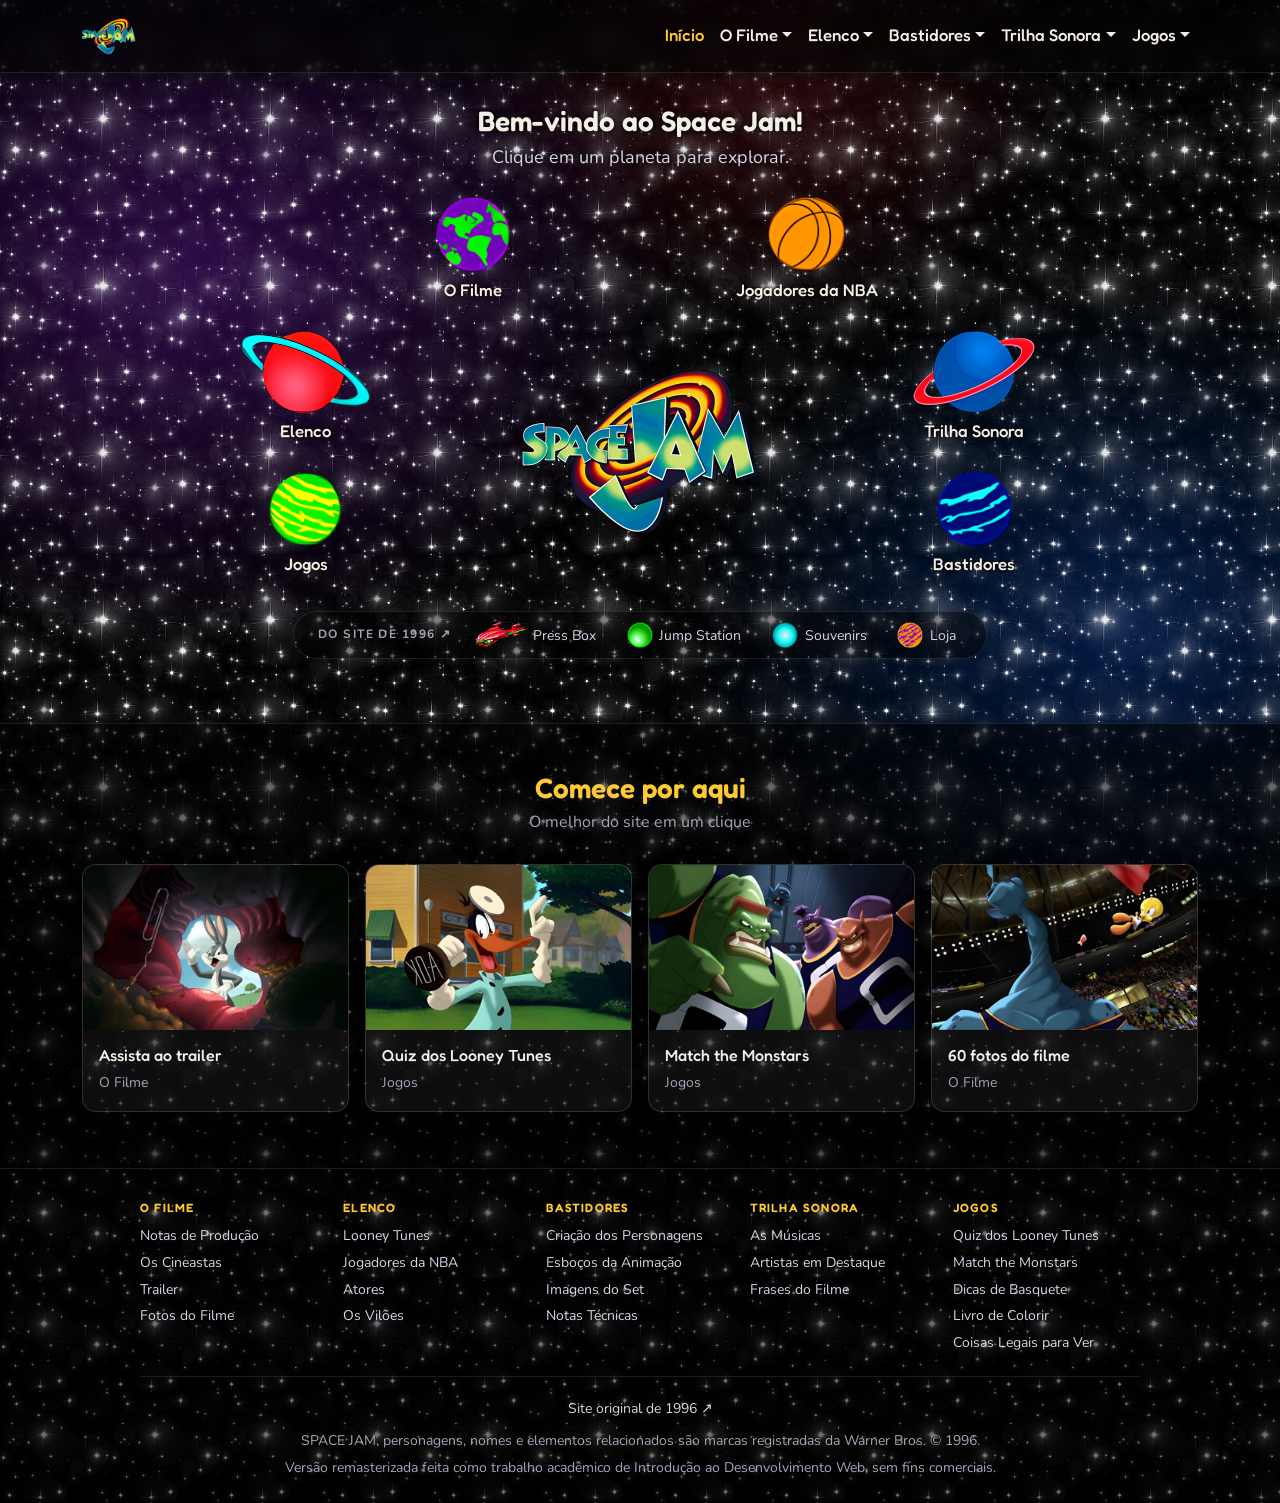
<file: index.html>
<!DOCTYPE html>
<html lang="pt-BR">

<head>
  <meta charset="UTF-8">
  <meta name="viewport" content="width=device-width, initial-scale=1">
  <title>Space Jam</title>
  <meta name="description" content="Space Jam (1996): o site oficial do filme, remasterizado.">
  <link rel="icon" href="img/comum/littlelogo.png">
  <!-- Bootstrap 5 (CSS), salvo no projeto: funciona sem internet -->
  <link href="css/bootstrap.min.css" rel="stylesheet">
  <!-- Estilo do site: vem depois do Bootstrap para poder sobrescrever -->
  <link href="css/style.css" rel="stylesheet">
</head>

<!-- Home: tema padrão, fundo de estrelas com nebulosa e cintilar (css/style.css, seção 5) -->
<body class="home">

  <!-- ==================== MENU (igual em todas as páginas) ====================
       Se mudar o menu, mude em TODAS as páginas (no VS Code: Ctrl+Shift+H).
       Na página atual, o link da seção recebe class="active". -->
  <nav class="navbar navbar-expand-lg navbar-dark navbar-sj sticky-top">
    <div class="container">
      <a class="navbar-brand" href="index.html">
        <img src="img/comum/littlelogo.png" alt="Space Jam: voltar ao início" width="70" height="60">
      </a>
      <button class="navbar-toggler" type="button" data-bs-toggle="collapse" data-bs-target="#menu-principal"
        aria-controls="menu-principal" aria-expanded="false" aria-label="Abrir menu">
        <span class="navbar-toggler-icon"></span>
      </button>
      <div class="collapse navbar-collapse" id="menu-principal">
        <ul class="navbar-nav ms-auto">
          <li class="nav-item"><a class="nav-link active" aria-current="page" href="index.html">Início</a></li>
          <li class="nav-item dropdown">
            <a class="nav-link dropdown-toggle" href="#" role="button" data-bs-toggle="dropdown" aria-expanded="false">O Filme</a>
            <ul class="dropdown-menu">
              <li><h6 class="dropdown-header">Jam Central</h6></li>
              <li><a class="dropdown-item" href="filme.html">Visão geral</a></li>
              <li><hr class="dropdown-divider"></li>
              <li><a class="dropdown-item" href="filme.html#producao">Notas de Produção</a></li>
              <li><a class="dropdown-item" href="filme.html#cineastas">Os Cineastas</a></li>
              <li><a class="dropdown-item" href="filme.html#trailer">Trailer</a></li>
              <li><a class="dropdown-item" href="filme.html#fotos">Fotos do Filme</a></li>
            </ul>
          </li>
          <li class="nav-item dropdown">
            <a class="nav-link dropdown-toggle" href="#" role="button" data-bs-toggle="dropdown" aria-expanded="false">Elenco</a>
            <ul class="dropdown-menu">
              <li><h6 class="dropdown-header">The Lineup</h6></li>
              <li><a class="dropdown-item" href="elenco.html">Visão geral</a></li>
              <li><hr class="dropdown-divider"></li>
              <li><a class="dropdown-item" href="elenco.html#looney-tunes">Looney Tunes</a></li>
              <li><a class="dropdown-item" href="elenco.html#jogadores">Jogadores da NBA</a></li>
              <li><a class="dropdown-item" href="elenco.html#atores">Atores</a></li>
              <li><a class="dropdown-item" href="elenco.html#viloes">Os Vilões</a></li>
            </ul>
          </li>
          <li class="nav-item dropdown">
            <a class="nav-link dropdown-toggle" href="#" role="button" data-bs-toggle="dropdown" aria-expanded="false">Bastidores</a>
            <ul class="dropdown-menu">
              <li><h6 class="dropdown-header">Behind the Jam</h6></li>
              <li><a class="dropdown-item" href="bastidores.html">Visão geral</a></li>
              <li><hr class="dropdown-divider"></li>
              <li><a class="dropdown-item" href="bastidores.html#personagens">Criação dos Personagens</a></li>
              <li><a class="dropdown-item" href="bastidores.html#esbocos">Esboços da Animação</a></li>
              <li><a class="dropdown-item" href="bastidores.html#making-of">Imagens do Set</a></li>
              <li><a class="dropdown-item" href="bastidores.html#tecnica">Notas Técnicas</a></li>
            </ul>
          </li>
          <li class="nav-item dropdown">
            <a class="nav-link dropdown-toggle" href="#" role="button" data-bs-toggle="dropdown" aria-expanded="false">Trilha Sonora</a>
            <ul class="dropdown-menu">
              <li><h6 class="dropdown-header">Lunar Tunes</h6></li>
              <li><a class="dropdown-item" href="trilha.html">Visão geral</a></li>
              <li><hr class="dropdown-divider"></li>
              <li><a class="dropdown-item" href="trilha.html#faixas">As Músicas</a></li>
              <li><a class="dropdown-item" href="trilha.html#destaques">Artistas em Destaque</a></li>
              <li><a class="dropdown-item" href="trilha.html#frases">Frases do Filme</a></li>
            </ul>
          </li>
          <li class="nav-item dropdown">
            <a class="nav-link dropdown-toggle" href="#" role="button" data-bs-toggle="dropdown" aria-expanded="false">Jogos</a>
            <ul class="dropdown-menu dropdown-menu-lg-end">
              <li><h6 class="dropdown-header">Junior Jam</h6></li>
              <li><a class="dropdown-item" href="jogos.html">Visão geral</a></li>
              <li><hr class="dropdown-divider"></li>
              <li><a class="dropdown-item" href="jogos.html#quiz">Quiz dos Looney Tunes</a></li>
              <li><a class="dropdown-item" href="jogos.html#monstars">Match the Monstars</a></li>
              <li><a class="dropdown-item" href="jogos.html#dicas">Dicas de Basquete</a></li>
              <li><a class="dropdown-item" href="jogos.html#colorir">Livro de Colorir</a></li>
              <li><a class="dropdown-item" href="jogos.html#fotos">Coisas Legais para Ver</a></li>
            </ul>
          </li>
        </ul>
      </div>
    </div>
  </nav>

  <main>

    <!-- ==================== BOAS-VINDAS E PLANETAS ====================
         Posição dos planetas no desktop: css/style.css, seção 5
         (grid-template-areas). No celular, seguem a ordem deste HTML. -->
    <div class="container text-center">
      <h1 class="boas-vindas">Bem-vindo ao Space Jam!</h1>
      <p class="boas-vindas-texto">Clique em um planeta para explorar.</p>

      <nav class="orbita" aria-label="Seções do site">
        <div class="logo">
          <img src="img/home/p-jamlogo.png" alt="Space Jam" width="272" height="165">
        </div>

        <a class="planeta jamcentral" href="filme.html">
          <img src="img/home/icone-jamcentral.png" alt="Jam Central" width="76" height="76">
          <span class="planeta-nome">O Filme</span>
        </a>
        <a class="planeta lineup" href="elenco.html">
          <img src="img/home/icone-lineup.png" alt="The Lineup" width="132" height="84">
          <span class="planeta-nome">Elenco</span>
        </a>
        <a class="planeta behind" href="bastidores.html">
          <img src="img/home/icone-behind.png" alt="Behind the Jam" width="77" height="76">
          <span class="planeta-nome">Bastidores</span>
        </a>
        <a class="planeta lunar" href="trilha.html">
          <img src="img/home/icone-lunartunes.png" alt="Lunar Tunes" width="122" height="84">
          <span class="planeta-nome">Trilha Sonora</span>
        </a>
        <a class="planeta junior" href="jogos.html">
          <img src="img/home/icone-junior.png" alt="Junior Jam" width="75" height="76">
          <span class="planeta-nome">Jogos</span>
        </a>
        <a class="planeta bball" href="elenco.html#jogadores">
          <img src="img/home/icone-bball.png" alt="Planet B-Ball" width="80" height="76">
          <span class="planeta-nome">Jogadores da NBA</span>
        </a>
      </nav>

      <!-- Planetas que levam para fora do site (abrem em nova aba) -->
      <nav class="arquivo-1996" aria-label="Do site de 1996">
        <span class="arquivo-titulo">Do site de 1996 <span aria-hidden="true">↗</span></span>
        <a href="https://www.spacejam.com/1996/cmp/pressbox/pressboxframes.html" target="_blank" rel="noopener">
          <img src="img/home/icone-pressbox.png" alt="" width="51" height="26">Press Box<span class="visually-hidden"> (abre em nova aba)</span>
        </a>
        <a href="https://www.spacejam.com/1996/cmp/jump/jumpframes.html" target="_blank" rel="noopener">
          <img src="img/home/icone-jump.png" alt="" width="26" height="26">Jump Station<span class="visually-hidden"> (abre em nova aba)</span>
        </a>
        <a href="https://www.spacejam.com/1996/cmp/souvenirs/souvenirsframes.html" target="_blank" rel="noopener">
          <img src="img/home/icone-souvenirs.png" alt="" width="27" height="26">Souvenirs<span class="visually-hidden"> (abre em nova aba)</span>
        </a>
        <a href="https://shop.looneytunes.com/spacejam96" target="_blank" rel="noopener">
          <img src="img/home/icone-studiostore.png" alt="" width="26" height="26">Loja<span class="visually-hidden"> (abre em nova aba)</span>
        </a>
      </nav>
    </div>

    <!-- ==================== COMECE POR AQUI ====================
         Faixa própria, com fundo escuro. O card inteiro é clicável
         (classe stretched-link do Bootstrap). -->
    <section class="destaques" aria-labelledby="titulo-destaques">
      <div class="container">
        <h2 id="titulo-destaques" class="titulo-texto">Comece por aqui</h2>
        <p class="destaques-texto">O melhor do site em um clique</p>
        <div class="row g-3">
          <div class="col-6 col-lg-3">
            <div class="card destaque">
              <img src="img/jogos/fotos/ns2.jpg" class="destaque-imagem" alt="" width="720" height="432">
              <div class="card-body">
                <a href="filme.html#trailer" class="stretched-link">Assista ao trailer</a>
                <small>O Filme</small>
              </div>
            </div>
          </div>
          <div class="col-6 col-lg-3">
            <div class="card destaque">
              <img src="img/jogos/fotos/ns3.jpg" class="destaque-imagem" alt="" width="720" height="432">
              <div class="card-body">
                <a href="jogos.html#quiz" class="stretched-link">Quiz dos Looney Tunes</a>
                <small>Jogos</small>
              </div>
            </div>
          </div>
          <div class="col-6 col-lg-3">
            <div class="card destaque">
              <img src="img/jogos/fotos/ns5.jpg" class="destaque-imagem" alt="" width="720" height="432">
              <div class="card-body">
                <a href="jogos.html#monstars" class="stretched-link">Match the Monstars</a>
                <small>Jogos</small>
              </div>
            </div>
          </div>
          <div class="col-6 col-lg-3">
            <div class="card destaque">
              <img src="img/jogos/fotos/ns1.jpg" class="destaque-imagem" alt="" width="720" height="432">
              <div class="card-body">
                <a href="filme.html#fotos" class="stretched-link">60 fotos do filme</a>
                <small>O Filme</small>
              </div>
            </div>
          </div>
        </div>
      </div>
    </section>

  </main>

  <!-- ==================== RODAPÉ (igual em todas as páginas) ==================== -->
  <footer class="rodape">
    <!-- Mapa do site: preenchido pelo js/script.js (parte 4) -->
    <nav id="mapa" class="mapa-rodape" aria-label="Mapa do site"></nav>
    <p class="mb-2">
      <a href="https://www.spacejam.com/1996/" target="_blank" rel="noopener">Site original de 1996 <span aria-hidden="true">↗</span></a>
    </p>
    <p class="mb-1">SPACE JAM, personagens, nomes e elementos relacionados são marcas registradas da Warner Bros. &copy; 1996.</p>
    <p class="mb-0">Versão remasterizada feita como trabalho acadêmico de Introdução ao Desenvolvimento Web, sem fins comerciais.</p>
  </footer>

  <button type="button" class="btn-topo" aria-label="Voltar ao topo">&#9650;</button>

  <!-- Bootstrap 5 (JS) e scripts do site -->
  <script src="js/bootstrap.bundle.min.js"></script>
  <script src="js/script.js"></script>
</body>

</html>
</file>
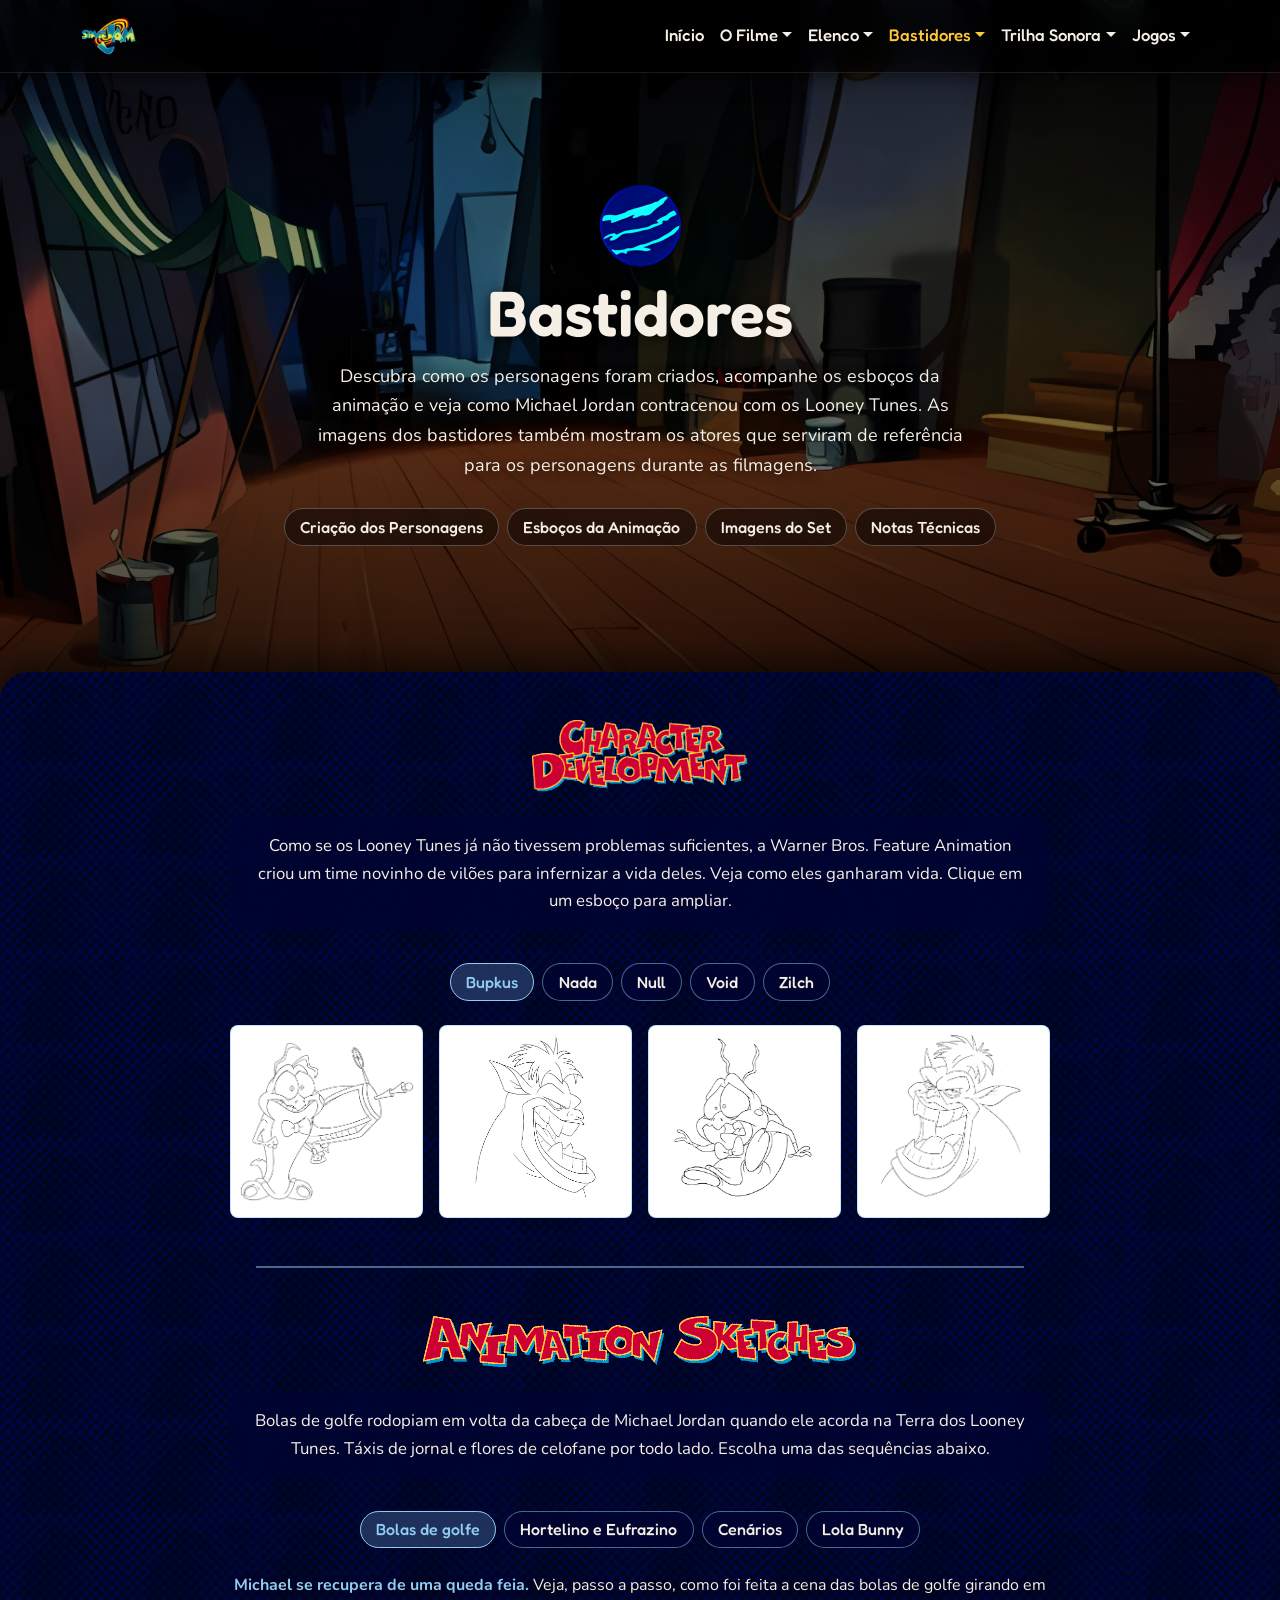
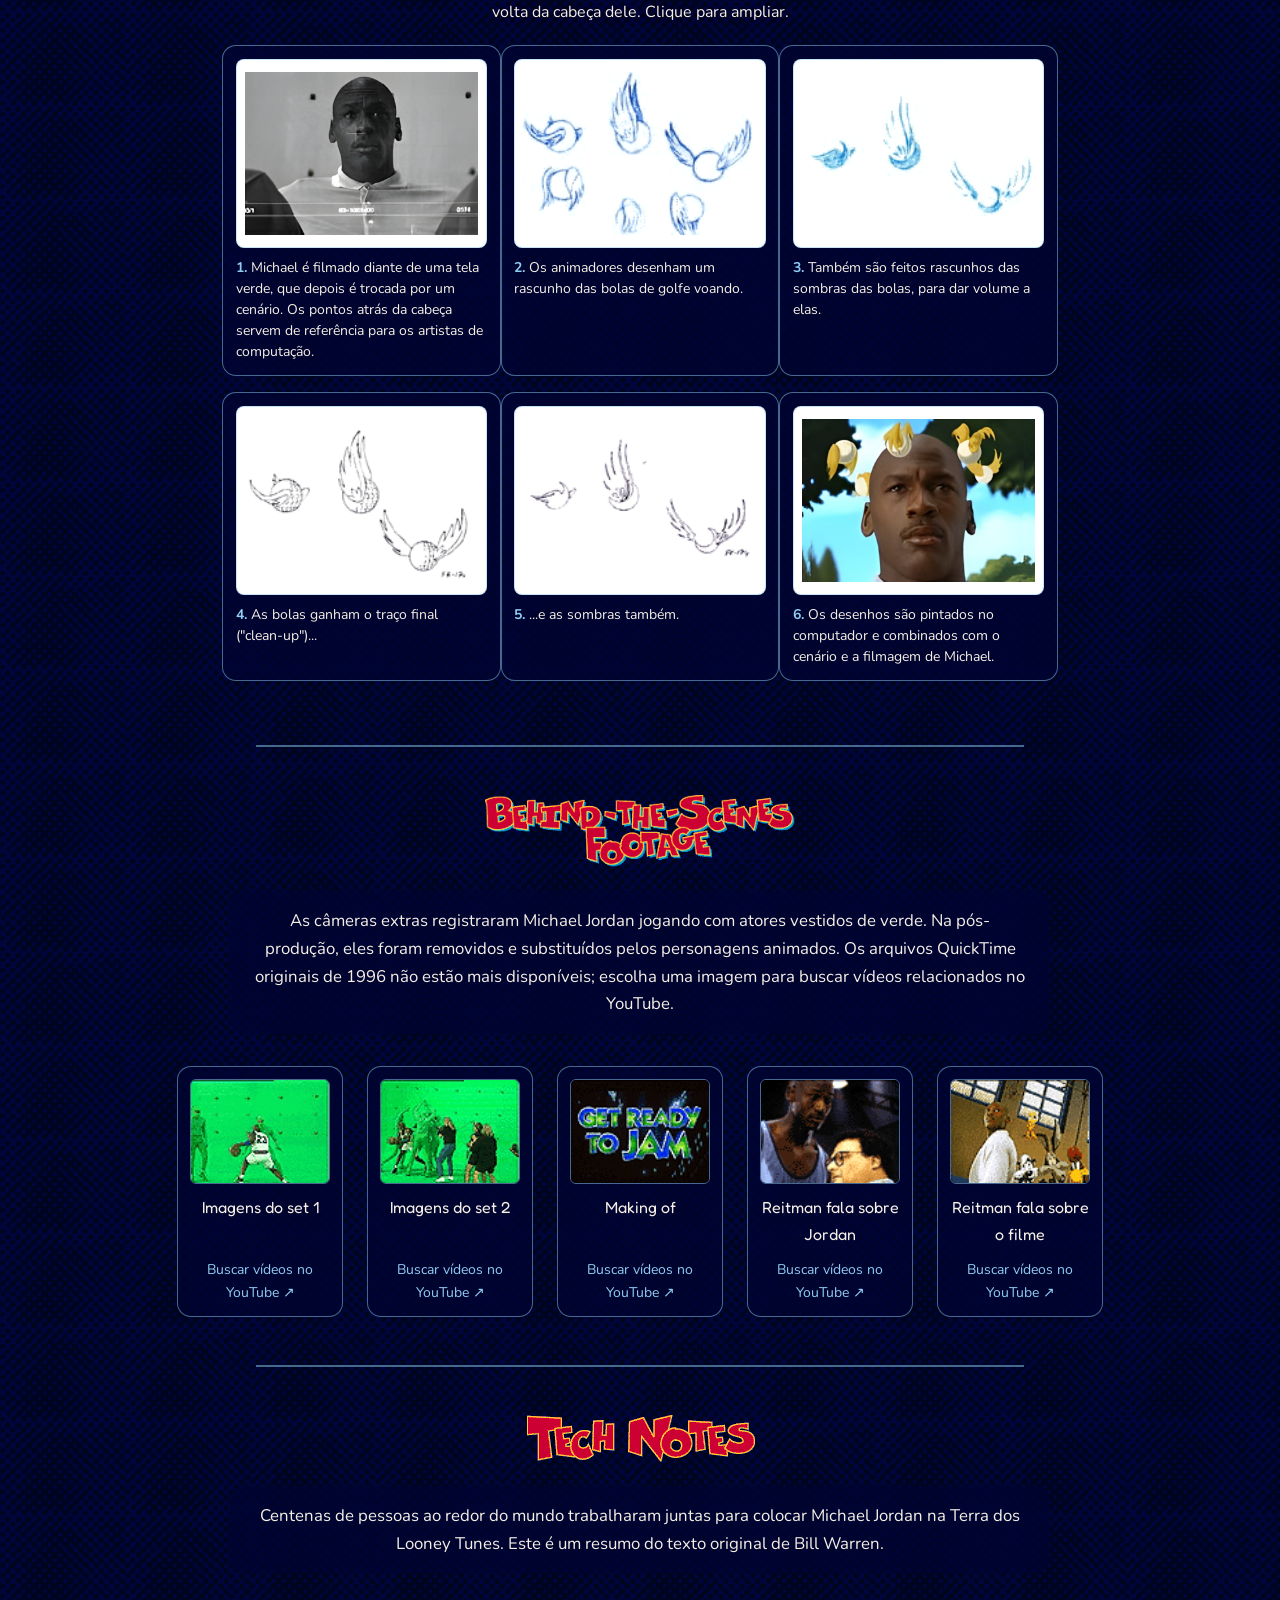
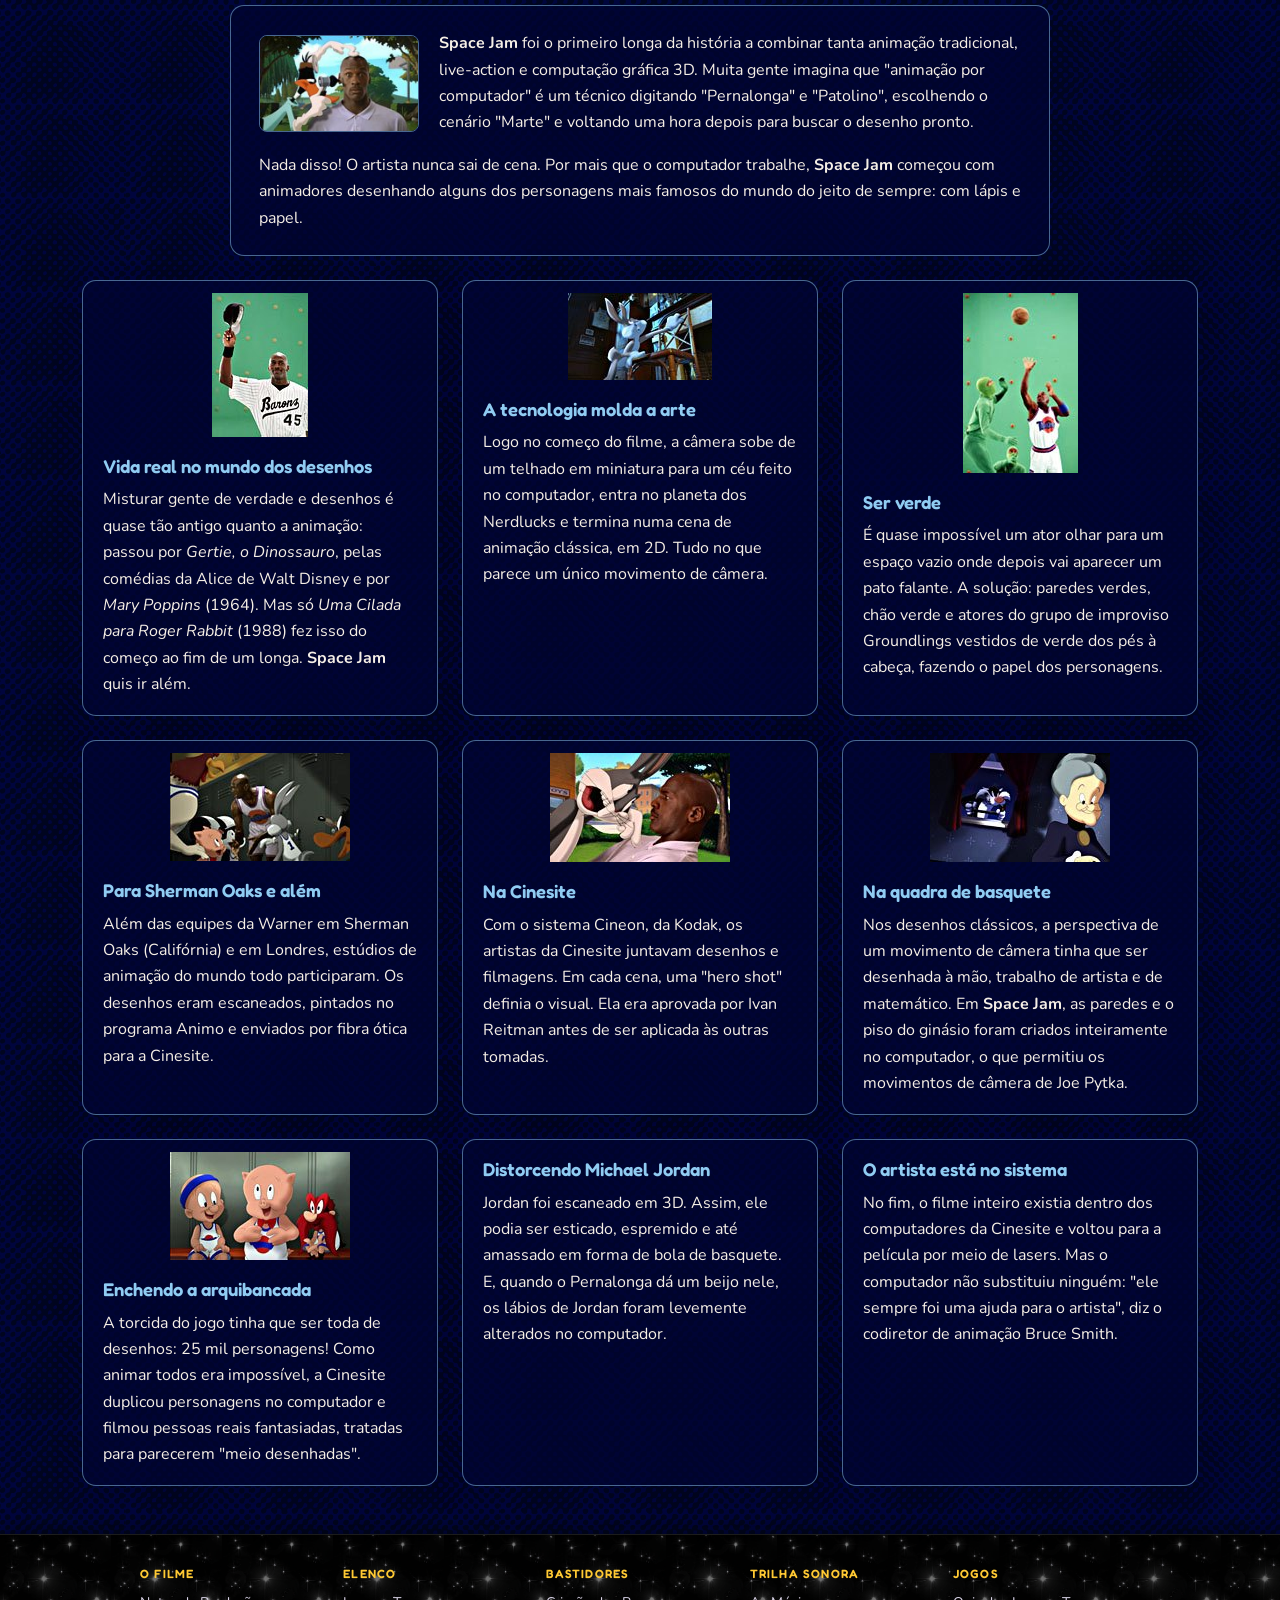
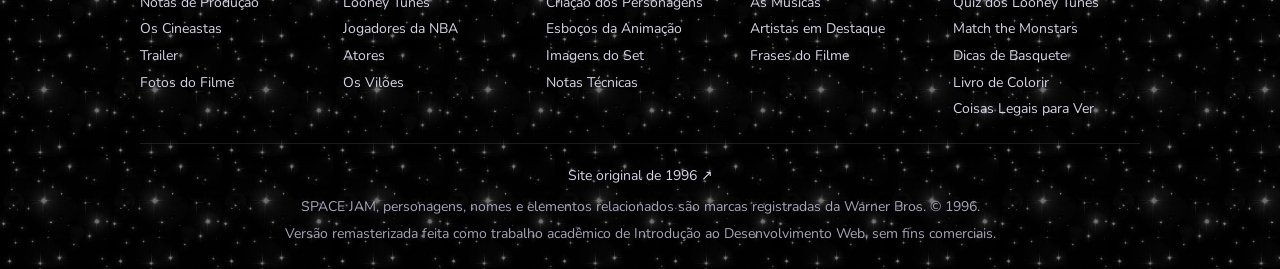
<file: bastidores.html>
<!DOCTYPE html>
<html lang="pt-BR">

<head>
  <meta charset="UTF-8">
  <meta name="viewport" content="width=device-width, initial-scale=1">
  <title>Behind the Jam | Space Jam</title>
  <meta name="description" content="Behind the Jam: criação dos personagens, esboços da animação e técnicas de Space Jam (1996).">
  <link rel="icon" href="img/comum/littlelogo.png">
  <!-- Bootstrap 5 (CSS), salvo no projeto: funciona sem internet -->
  <link href="css/bootstrap.min.css" rel="stylesheet">
  <!-- Estilo do site: vem depois do Bootstrap para poder sobrescrever -->
  <link href="css/style.css" rel="stylesheet">
</head>

<!-- Tema do Behind the Jam (cores no css/style.css, seção 1) -->
<body class="tema-behind">

  <!-- ==================== MENU (igual em todas as páginas) ====================
       Se mudar o menu, mude em TODAS as páginas (no VS Code: Ctrl+Shift+H).
       Na página atual, o link da seção recebe class="active". -->
  <nav class="navbar navbar-expand-lg navbar-dark navbar-sj sticky-top">
    <div class="container">
      <a class="navbar-brand" href="index.html">
        <img src="img/comum/littlelogo.png" alt="Space Jam: voltar ao início" width="70" height="60">
      </a>
      <button class="navbar-toggler" type="button" data-bs-toggle="collapse" data-bs-target="#menu-principal"
        aria-controls="menu-principal" aria-expanded="false" aria-label="Abrir menu">
        <span class="navbar-toggler-icon"></span>
      </button>
      <div class="collapse navbar-collapse" id="menu-principal">
        <ul class="navbar-nav ms-auto">
          <li class="nav-item"><a class="nav-link" href="index.html">Início</a></li>
          <li class="nav-item dropdown">
            <a class="nav-link dropdown-toggle" href="#" role="button" data-bs-toggle="dropdown" aria-expanded="false">O Filme</a>
            <ul class="dropdown-menu">
              <li><h6 class="dropdown-header">Jam Central</h6></li>
              <li><a class="dropdown-item" href="filme.html">Visão geral</a></li>
              <li><hr class="dropdown-divider"></li>
              <li><a class="dropdown-item" href="filme.html#producao">Notas de Produção</a></li>
              <li><a class="dropdown-item" href="filme.html#cineastas">Os Cineastas</a></li>
              <li><a class="dropdown-item" href="filme.html#trailer">Trailer</a></li>
              <li><a class="dropdown-item" href="filme.html#fotos">Fotos do Filme</a></li>
            </ul>
          </li>
          <li class="nav-item dropdown">
            <a class="nav-link dropdown-toggle" href="#" role="button" data-bs-toggle="dropdown" aria-expanded="false">Elenco</a>
            <ul class="dropdown-menu">
              <li><h6 class="dropdown-header">The Lineup</h6></li>
              <li><a class="dropdown-item" href="elenco.html">Visão geral</a></li>
              <li><hr class="dropdown-divider"></li>
              <li><a class="dropdown-item" href="elenco.html#looney-tunes">Looney Tunes</a></li>
              <li><a class="dropdown-item" href="elenco.html#jogadores">Jogadores da NBA</a></li>
              <li><a class="dropdown-item" href="elenco.html#atores">Atores</a></li>
              <li><a class="dropdown-item" href="elenco.html#viloes">Os Vilões</a></li>
            </ul>
          </li>
          <li class="nav-item dropdown">
            <a class="nav-link dropdown-toggle active" aria-current="page" href="#" role="button" data-bs-toggle="dropdown" aria-expanded="false">Bastidores</a>
            <ul class="dropdown-menu">
              <li><h6 class="dropdown-header">Behind the Jam</h6></li>
              <li><a class="dropdown-item" href="bastidores.html">Visão geral</a></li>
              <li><hr class="dropdown-divider"></li>
              <li><a class="dropdown-item" href="bastidores.html#personagens">Criação dos Personagens</a></li>
              <li><a class="dropdown-item" href="bastidores.html#esbocos">Esboços da Animação</a></li>
              <li><a class="dropdown-item" href="bastidores.html#making-of">Imagens do Set</a></li>
              <li><a class="dropdown-item" href="bastidores.html#tecnica">Notas Técnicas</a></li>
            </ul>
          </li>
          <li class="nav-item dropdown">
            <a class="nav-link dropdown-toggle" href="#" role="button" data-bs-toggle="dropdown" aria-expanded="false">Trilha Sonora</a>
            <ul class="dropdown-menu">
              <li><h6 class="dropdown-header">Lunar Tunes</h6></li>
              <li><a class="dropdown-item" href="trilha.html">Visão geral</a></li>
              <li><hr class="dropdown-divider"></li>
              <li><a class="dropdown-item" href="trilha.html#faixas">As Músicas</a></li>
              <li><a class="dropdown-item" href="trilha.html#destaques">Artistas em Destaque</a></li>
              <li><a class="dropdown-item" href="trilha.html#frases">Frases do Filme</a></li>
            </ul>
          </li>
          <li class="nav-item dropdown">
            <a class="nav-link dropdown-toggle" href="#" role="button" data-bs-toggle="dropdown" aria-expanded="false">Jogos</a>
            <ul class="dropdown-menu dropdown-menu-lg-end">
              <li><h6 class="dropdown-header">Junior Jam</h6></li>
              <li><a class="dropdown-item" href="jogos.html">Visão geral</a></li>
              <li><hr class="dropdown-divider"></li>
              <li><a class="dropdown-item" href="jogos.html#quiz">Quiz dos Looney Tunes</a></li>
              <li><a class="dropdown-item" href="jogos.html#monstars">Match the Monstars</a></li>
              <li><a class="dropdown-item" href="jogos.html#dicas">Dicas de Basquete</a></li>
              <li><a class="dropdown-item" href="jogos.html#colorir">Livro de Colorir</a></li>
              <li><a class="dropdown-item" href="jogos.html#fotos">Coisas Legais para Ver</a></li>
            </ul>
          </li>
        </ul>
      </div>
    </div>
  </nav>

  <!-- ==================== CAPA ====================
       Cenário do filme (--capa do tema, css/style.css), planeta, título,
       texto e atalhos para as seções desta página. -->
  <header class="capa">
    <div class="container capa-conteudo">
      <img src="img/home/icone-behind.png" class="capa-planeta" alt="" width="52" height="52">
      <h1 class="capa-titulo">Bastidores</h1>
      <p class="capa-texto">
        Descubra como os personagens foram criados, acompanhe os esboços da animação e veja como Michael
        Jordan contracenou com os Looney Tunes. As imagens dos bastidores também mostram os atores que
        serviram de referência para os personagens durante as filmagens.
      </p>
      <ul class="subnav capa-atalhos">
        <li><a href="#personagens">Criação dos Personagens</a></li>
        <li><a href="#esbocos">Esboços da Animação</a></li>
        <li><a href="#making-of">Imagens do Set</a></li>
        <li><a href="#tecnica">Notas Técnicas</a></li>
      </ul>
    </div>
  </header>

  <main>

    <!-- ==================== CRIAÇÃO DOS PERSONAGENS ====================
         Uma aba (nav-pills) para cada Nerdluck, com 4 esboços cada. -->
    <section id="personagens" class="secao">
      <div class="container">
        <h2 class="titulo-secao">
          <img src="img/bastidores/b-development.gif" alt="Criação dos Personagens" width="255" height="85">
        </h2>
        <p class="intro">
          Como se os Looney Tunes já não tivessem problemas suficientes, a Warner Bros. Feature Animation
          criou um time novinho de vilões para infernizar a vida deles. Veja como eles ganharam vida.
          Clique em um esboço para ampliar.
        </p>

        <ul class="nav nav-pills nav-pills-sj" role="tablist">
          <li class="nav-item" role="presentation">
            <button class="nav-link active" data-bs-toggle="pill" data-bs-target="#esboco-bupkus" type="button" role="tab">Bupkus</button>
          </li>
          <li class="nav-item" role="presentation">
            <button class="nav-link" data-bs-toggle="pill" data-bs-target="#esboco-nada" type="button" role="tab">Nada</button>
          </li>
          <li class="nav-item" role="presentation">
            <button class="nav-link" data-bs-toggle="pill" data-bs-target="#esboco-null" type="button" role="tab">Null</button>
          </li>
          <li class="nav-item" role="presentation">
            <button class="nav-link" data-bs-toggle="pill" data-bs-target="#esboco-void" type="button" role="tab">Void</button>
          </li>
          <li class="nav-item" role="presentation">
            <button class="nav-link" data-bs-toggle="pill" data-bs-target="#esboco-zilch" type="button" role="tab">Zilch</button>
          </li>
        </ul>

        <div class="tab-content conteudo-estreito">
          <div class="tab-pane fade show active" id="esboco-bupkus" role="tabpanel">
            <div class="row g-3">
              <div class="col-6 col-md-3"><a href="img/bastidores/personagens/bupkus1big.png" class="foto desenho" data-lightbox><img src="img/bastidores/personagens/bupkus1big.png" alt="Esboço de Bupkus (1 de 4)" loading="lazy"></a></div>
              <div class="col-6 col-md-3"><a href="img/bastidores/personagens/bupkus2big.png" class="foto desenho" data-lightbox><img src="img/bastidores/personagens/bupkus2big.png" alt="Esboço de Bupkus (2 de 4)" loading="lazy"></a></div>
              <div class="col-6 col-md-3"><a href="img/bastidores/personagens/bupkus3big.png" class="foto desenho" data-lightbox><img src="img/bastidores/personagens/bupkus3big.png" alt="Esboço de Bupkus (3 de 4)" loading="lazy"></a></div>
              <div class="col-6 col-md-3"><a href="img/bastidores/personagens/bupkus4big.png" class="foto desenho" data-lightbox><img src="img/bastidores/personagens/bupkus4big.png" alt="Esboço de Bupkus (4 de 4)" loading="lazy"></a></div>
            </div>
          </div>
          <div class="tab-pane fade" id="esboco-nada" role="tabpanel">
            <div class="row g-3">
              <div class="col-6 col-md-3"><a href="img/bastidores/personagens/nada1big.png" class="foto desenho" data-lightbox><img src="img/bastidores/personagens/nada1big.png" alt="Esboço de Nada (1 de 4)" loading="lazy"></a></div>
              <div class="col-6 col-md-3"><a href="img/bastidores/personagens/nada2big.png" class="foto desenho" data-lightbox><img src="img/bastidores/personagens/nada2big.png" alt="Esboço de Nada (2 de 4)" loading="lazy"></a></div>
              <div class="col-6 col-md-3"><a href="img/bastidores/personagens/nada3big.png" class="foto desenho" data-lightbox><img src="img/bastidores/personagens/nada3big.png" alt="Esboço de Nada (3 de 4)" loading="lazy"></a></div>
              <div class="col-6 col-md-3"><a href="img/bastidores/personagens/nada4big.png" class="foto desenho" data-lightbox><img src="img/bastidores/personagens/nada4big.png" alt="Esboço de Nada (4 de 4)" loading="lazy"></a></div>
            </div>
          </div>
          <div class="tab-pane fade" id="esboco-null" role="tabpanel">
            <div class="row g-3">
              <div class="col-6 col-md-3"><a href="img/bastidores/personagens/null1big.png" class="foto desenho" data-lightbox><img src="img/bastidores/personagens/null1big.png" alt="Esboço de Null (1 de 4)" loading="lazy"></a></div>
              <div class="col-6 col-md-3"><a href="img/bastidores/personagens/null2big.png" class="foto desenho" data-lightbox><img src="img/bastidores/personagens/null2big.png" alt="Esboço de Null (2 de 4)" loading="lazy"></a></div>
              <div class="col-6 col-md-3"><a href="img/bastidores/personagens/null3big.png" class="foto desenho" data-lightbox><img src="img/bastidores/personagens/null3big.png" alt="Esboço de Null (3 de 4)" loading="lazy"></a></div>
              <div class="col-6 col-md-3"><a href="img/bastidores/personagens/null4big.png" class="foto desenho" data-lightbox><img src="img/bastidores/personagens/null4big.png" alt="Esboço de Null (4 de 4)" loading="lazy"></a></div>
            </div>
          </div>
          <div class="tab-pane fade" id="esboco-void" role="tabpanel">
            <div class="row g-3">
              <div class="col-6 col-md-3"><a href="img/bastidores/personagens/void1big.png" class="foto desenho" data-lightbox><img src="img/bastidores/personagens/void1big.png" alt="Esboço de Void (1 de 4)" loading="lazy"></a></div>
              <div class="col-6 col-md-3"><a href="img/bastidores/personagens/void2big.png" class="foto desenho" data-lightbox><img src="img/bastidores/personagens/void2big.png" alt="Esboço de Void (2 de 4)" loading="lazy"></a></div>
              <div class="col-6 col-md-3"><a href="img/bastidores/personagens/void3big.png" class="foto desenho" data-lightbox><img src="img/bastidores/personagens/void3big.png" alt="Esboço de Void (3 de 4)" loading="lazy"></a></div>
              <div class="col-6 col-md-3"><a href="img/bastidores/personagens/void4big.png" class="foto desenho" data-lightbox><img src="img/bastidores/personagens/void4big.png" alt="Esboço de Void (4 de 4)" loading="lazy"></a></div>
            </div>
          </div>
          <div class="tab-pane fade" id="esboco-zilch" role="tabpanel">
            <div class="row g-3">
              <div class="col-6 col-md-3"><a href="img/bastidores/personagens/zilch1big.png" class="foto desenho" data-lightbox><img src="img/bastidores/personagens/zilch1big.png" alt="Esboço de Zilch (1 de 4)" loading="lazy"></a></div>
              <div class="col-6 col-md-3"><a href="img/bastidores/personagens/zilch2big.png" class="foto desenho" data-lightbox><img src="img/bastidores/personagens/zilch2big.png" alt="Esboço de Zilch (2 de 4)" loading="lazy"></a></div>
              <div class="col-6 col-md-3"><a href="img/bastidores/personagens/zilch3big.png" class="foto desenho" data-lightbox><img src="img/bastidores/personagens/zilch3big.png" alt="Esboço de Zilch (3 de 4)" loading="lazy"></a></div>
              <div class="col-6 col-md-3"><a href="img/bastidores/personagens/zilch4big.png" class="foto desenho" data-lightbox><img src="img/bastidores/personagens/zilch4big.png" alt="Esboço de Zilch (4 de 4)" loading="lazy"></a></div>
            </div>
          </div>
        </div>
      </div>
    </section>

    <!-- ==================== ESBOÇOS DA ANIMAÇÃO ====================
         Uma aba (nav-pills) para cada sequência. Nas sequências "passo a
         passo", cada passo é um item da lista <ol class="passos">: o número
         aparece sozinho (CSS). -->
    <section id="esbocos" class="secao">
      <div class="container">
        <h2 class="titulo-secao">
          <img src="img/bastidores/b-sketches.gif" alt="Esboços da Animação" width="434" height="51">
        </h2>
        <p class="intro">
          Bolas de golfe rodopiam em volta da cabeça de Michael Jordan quando ele acorda na Terra dos Looney
          Tunes. Táxis de jornal e flores de celofane por todo lado. Escolha uma das sequências abaixo.
        </p>

        <ul class="nav nav-pills nav-pills-sj" role="tablist">
          <li class="nav-item" role="presentation">
            <button class="nav-link active" data-bs-toggle="pill" data-bs-target="#esboco-golfe" type="button" role="tab">Bolas de golfe</button>
          </li>
          <li class="nav-item" role="presentation">
            <button class="nav-link" data-bs-toggle="pill" data-bs-target="#esboco-samfudd" type="button" role="tab">Hortelino e Eufrazino</button>
          </li>
          <li class="nav-item" role="presentation">
            <button class="nav-link" data-bs-toggle="pill" data-bs-target="#esboco-cenarios" type="button" role="tab">Cenários</button>
          </li>
          <li class="nav-item" role="presentation">
            <button class="nav-link" data-bs-toggle="pill" data-bs-target="#esboco-lola" type="button" role="tab">Lola Bunny</button>
          </li>
        </ul>

        <div class="tab-content conteudo-estreito">

          <!-- Sequência 1: bolas de golfe (passo a passo) -->
          <div class="tab-pane fade show active" id="esboco-golfe" role="tabpanel">
            <p class="legenda-aba"><b>Michael se recupera de uma queda feia.</b> Veja, passo a passo, como foi feita a cena das bolas de golfe girando em volta da cabeça dele. Clique para ampliar.</p>
            <ol class="passos row row-cols-2 row-cols-md-3 g-3">
              <li class="col">
                <a href="img/bastidores/esbocos/anim1.png" class="foto desenho" data-lightbox><img src="img/bastidores/esbocos/anim1.png" alt="Passo 1: Jordan diante da tela verde" loading="lazy"></a>
                <p class="passo-texto">Michael é filmado diante de uma tela verde, que depois é trocada por um cenário. Os pontos atrás da cabeça servem de referência para os artistas de computação.</p>
              </li>
              <li class="col">
                <a href="img/bastidores/esbocos/anim2.png" class="foto desenho" data-lightbox><img src="img/bastidores/esbocos/anim2.png" alt="Passo 2: rascunho das bolas de golfe" loading="lazy"></a>
                <p class="passo-texto">Os animadores desenham um rascunho das bolas de golfe voando.</p>
              </li>
              <li class="col">
                <a href="img/bastidores/esbocos/anim3.png" class="foto desenho" data-lightbox><img src="img/bastidores/esbocos/anim3.png" alt="Passo 3: rascunho das sombras" loading="lazy"></a>
                <p class="passo-texto">Também são feitos rascunhos das sombras das bolas, para dar volume a elas.</p>
              </li>
              <li class="col">
                <a href="img/bastidores/esbocos/anim4.png" class="foto desenho" data-lightbox><img src="img/bastidores/esbocos/anim4.png" alt="Passo 4: bolas de golfe com traço final" loading="lazy"></a>
                <p class="passo-texto">As bolas ganham o traço final ("clean-up")...</p>
              </li>
              <li class="col">
                <a href="img/bastidores/esbocos/anim5.png" class="foto desenho" data-lightbox><img src="img/bastidores/esbocos/anim5.png" alt="Passo 5: sombras com traço final" loading="lazy"></a>
                <p class="passo-texto">...e as sombras também.</p>
              </li>
              <li class="col">
                <a href="img/bastidores/esbocos/anim6.jpg" class="foto desenho" data-lightbox><img src="img/bastidores/esbocos/anim6.jpg" alt="Passo 6: a cena final" loading="lazy"></a>
                <p class="passo-texto">Os desenhos são pintados no computador e combinados com o cenário e a filmagem de Michael.</p>
              </li>
            </ol>
          </div>

          <!-- Sequência 2: Hortelino e Eufrazino (passo a passo) -->
          <div class="tab-pane fade" id="esboco-samfudd" role="tabpanel">
            <p class="legenda-aba"><b>Hortelino e Eufrazino, ou seriam Jules e Vincent?</b> Durante o grande jogo, os dois fazem uma rápida homenagem a Quentin Tarantino (<i>Pulp Fiction</i>). Clique para ampliar.</p>
            <ol class="passos row row-cols-2 row-cols-md-3 g-3">
              <li class="col">
                <a href="img/bastidores/esbocos/samfudd1.png" class="foto desenho" data-lightbox><img src="img/bastidores/esbocos/samfudd1.png" alt="Passo 1: Eufrazino olha para Hortelino" loading="lazy"></a>
                <p class="passo-texto">Eufrazino olha para Hortelino...</p>
              </li>
              <li class="col">
                <a href="img/bastidores/esbocos/samfudd2.png" class="foto desenho" data-lightbox><img src="img/bastidores/esbocos/samfudd2.png" alt="Passo 2: Hortelino olha para Eufrazino" loading="lazy"></a>
                <p class="passo-texto">...Hortelino olha de volta para Eufrazino.</p>
              </li>
              <li class="col">
                <a href="img/bastidores/esbocos/samfudd3.png" class="foto desenho" data-lightbox><img src="img/bastidores/esbocos/samfudd3.png" alt="Passo 3: Eufrazino mira o alvo" loading="lazy"></a>
                <p class="passo-texto">Eufrazino mira o alvo...</p>
              </li>
              <li class="col">
                <a href="img/bastidores/esbocos/samfudd4.png" class="foto desenho" data-lightbox><img src="img/bastidores/esbocos/samfudd4.png" alt="Passo 4: Hortelino mira o alvo" loading="lazy"></a>
                <p class="passo-texto">...e Hortelino faz o mesmo.</p>
              </li>
              <li class="col">
                <a href="img/bastidores/esbocos/samfudd5.png" class="foto desenho" data-lightbox><img src="img/bastidores/esbocos/samfudd5.png" alt="Passo 5: desenho dos canos das armas" loading="lazy"></a>
                <p class="passo-texto">A visão em grande angular dos canos das armas é desenhada separadamente.</p>
              </li>
              <li class="col">
                <a href="img/bastidores/esbocos/samfudd6.jpg" class="foto desenho" data-lightbox><img src="img/bastidores/esbocos/samfudd6.jpg" alt="Passo 6: a cena final" loading="lazy"></a>
                <p class="passo-texto">Os desenhos são combinados com a quadra de basquete feita no computador.</p>
              </li>
            </ol>
          </div>

          <!-- Sequência 3: cenários -->
          <div class="tab-pane fade" id="esboco-cenarios" role="tabpanel">
            <p class="legenda-aba"><b>Cenários pintados e feitos no computador.</b> Com toda a atenção nos personagens, é fácil esquecer os belos cenários das sequências animadas. Clique para ampliar.</p>
            <div class="row row-cols-2 row-cols-md-3 g-3">
              <div class="col"><a href="img/bastidores/esbocos/scene1.jpg" class="foto" data-lightbox><img src="img/bastidores/esbocos/scene1.jpg" alt="Cenário do filme (1 de 6)" loading="lazy"></a></div>
              <div class="col"><a href="img/bastidores/esbocos/scene2.jpg" class="foto" data-lightbox><img src="img/bastidores/esbocos/scene2.jpg" alt="Cenário do filme (2 de 6)" loading="lazy"></a></div>
              <div class="col"><a href="img/bastidores/esbocos/scene3.jpg" class="foto" data-lightbox><img src="img/bastidores/esbocos/scene3.jpg" alt="Cenário do filme (3 de 6)" loading="lazy"></a></div>
              <div class="col"><a href="img/bastidores/esbocos/scene4.jpg" class="foto" data-lightbox><img src="img/bastidores/esbocos/scene4.jpg" alt="Cenário do filme (4 de 6)" loading="lazy"></a></div>
              <div class="col"><a href="img/bastidores/esbocos/scene5.jpg" class="foto" data-lightbox><img src="img/bastidores/esbocos/scene5.jpg" alt="Cenário do filme (5 de 6)" loading="lazy"></a></div>
              <div class="col"><a href="img/bastidores/esbocos/scene6.jpg" class="foto" data-lightbox><img src="img/bastidores/esbocos/scene6.jpg" alt="Cenário do filme (6 de 6)" loading="lazy"></a></div>
            </div>
          </div>

          <!-- Sequência 4: Lola Bunny -->
          <div class="tab-pane fade" id="esboco-lola" role="tabpanel">
            <p class="legenda-aba"><b>O visual da Lola Bunny.</b> Alguns dos muitos esboços e desenhos que deram forma à Lola. Clique para ampliar.</p>
            <div class="row row-cols-2 row-cols-md-3 g-3">
              <div class="col"><a href="img/bastidores/esbocos/lola1.jpg" class="foto desenho" data-lightbox><img src="img/bastidores/esbocos/lola1.jpg" alt="Esboço da Lola Bunny (1 de 6)" loading="lazy"></a></div>
              <div class="col"><a href="img/bastidores/esbocos/lola2.jpg" class="foto desenho" data-lightbox><img src="img/bastidores/esbocos/lola2.jpg" alt="Esboço da Lola Bunny (2 de 6)" loading="lazy"></a></div>
              <div class="col"><a href="img/bastidores/esbocos/lola3.jpg" class="foto desenho" data-lightbox><img src="img/bastidores/esbocos/lola3.jpg" alt="Esboço da Lola Bunny (3 de 6)" loading="lazy"></a></div>
              <div class="col"><a href="img/bastidores/esbocos/lola4.jpg" class="foto desenho" data-lightbox><img src="img/bastidores/esbocos/lola4.jpg" alt="Esboço da Lola Bunny (4 de 6)" loading="lazy"></a></div>
              <div class="col"><a href="img/bastidores/esbocos/lola5.jpg" class="foto desenho" data-lightbox><img src="img/bastidores/esbocos/lola5.jpg" alt="Esboço da Lola Bunny (5 de 6)" loading="lazy"></a></div>
              <div class="col"><a href="img/bastidores/esbocos/lola6.jpg" class="foto desenho" data-lightbox><img src="img/bastidores/esbocos/lola6.jpg" alt="Esboço da Lola Bunny (6 de 6)" loading="lazy"></a></div>
            </div>
          </div>

        </div>
      </div>
    </section>

    <!-- ==================== IMAGENS DO SET (b-roll) ==================== -->
    <section id="making-of" class="secao">
      <div class="container">
        <h2 class="titulo-secao">
          <img src="img/bastidores/b-behind.gif" alt="Imagens dos Bastidores" width="392" height="91">
        </h2>
        <p class="intro">
          As câmeras extras registraram Michael Jordan jogando com atores vestidos de verde. Na pós-produção,
          eles foram removidos e substituídos pelos personagens animados. Os arquivos QuickTime originais
          de 1996 não estão mais disponíveis; escolha uma imagem para buscar vídeos relacionados no YouTube.
        </p>

        <div class="row g-4 justify-content-center text-center video-antigo">
          <div class="col-6 col-md-4 col-lg-2">
            <a class="video-bastidor" href="https://www.youtube.com/results?search_query=Space+Jam+1996+behind+the+scenes+green+screen" target="_blank" rel="noopener">
              <img src="img/bastidores/broll1.png" alt="Vídeo do set 1" width="100" height="75">
              <span>Imagens do set 1</span>
              <small>Buscar vídeos no YouTube ↗</small>
            </a>
          </div>
          <div class="col-6 col-md-4 col-lg-2">
            <a class="video-bastidor" href="https://www.youtube.com/results?search_query=Space+Jam+1996+Michael+Jordan+behind+the+scenes+basketball" target="_blank" rel="noopener">
              <img src="img/bastidores/broll2.png" alt="Vídeo do set 2" width="100" height="75">
              <span>Imagens do set 2</span>
              <small>Buscar vídeos no YouTube ↗</small>
            </a>
          </div>
          <div class="col-6 col-md-4 col-lg-2">
            <a class="video-bastidor" href="https://www.youtube.com/results?search_query=Space+Jam+1996+making+of+featurette" target="_blank" rel="noopener">
              <img src="img/bastidores/featurette.png" alt="Making of de Space Jam" width="100" height="75">
              <span>Making of</span>
              <small>Buscar vídeos no YouTube ↗</small>
            </a>
          </div>
          <div class="col-6 col-md-4 col-lg-2">
            <a class="video-bastidor" href="https://www.youtube.com/results?search_query=Ivan+Reitman+Michael+Jordan+Space+Jam+interview" target="_blank" rel="noopener">
              <img src="img/bastidores/jordan.png" alt="Ivan Reitman fala sobre Michael Jordan" width="100" height="75">
              <span>Reitman fala sobre Jordan</span>
              <small>Buscar vídeos no YouTube ↗</small>
            </a>
          </div>
          <div class="col-6 col-md-4 col-lg-2">
            <a class="video-bastidor" href="https://www.youtube.com/results?search_query=Ivan+Reitman+Space+Jam+film+genre+interview" target="_blank" rel="noopener">
              <img src="img/bastidores/genre.png" alt="Ivan Reitman fala sobre o gênero do filme" width="100" height="75">
              <span>Reitman fala sobre o filme</span>
              <small>Buscar vídeos no YouTube ↗</small>
            </a>
          </div>
        </div>
      </div>
    </section>

    <!-- ==================== NOTAS TÉCNICAS ==================== -->
    <section id="tecnica" class="secao">
      <div class="container">
        <h2 class="titulo-secao">
          <img src="img/bastidores/b-tech.gif" alt="Notas Técnicas" width="229" height="47">
        </h2>
        <p class="intro">
          Centenas de pessoas ao redor do mundo trabalharam juntas para colocar Michael Jordan na Terra dos
          Looney Tunes. Este é um resumo do texto original de Bill Warren.
        </p>

        <div class="caixa-texto clearfix mb-4">
          <img src="img/bastidores/tecnica/tech1.jpg" alt="Patolino e Michael" width="180" height="108" class="img-texto float-sm-start">
          <p>
            <b>Space Jam</b> foi o primeiro longa da história a combinar tanta animação tradicional,
            live-action e computação gráfica 3D. Muita gente imagina que "animação por computador" é um
            técnico digitando "Pernalonga" e "Patolino", escolhendo o cenário "Marte" e voltando uma hora
            depois para buscar o desenho pronto.
          </p>
          <p class="mb-0">
            Nada disso! O artista nunca sai de cena. Por mais que o computador trabalhe, <b>Space Jam</b>
            começou com animadores desenhando alguns dos personagens mais famosos do mundo do jeito de
            sempre: com lápis e papel.
          </p>
        </div>

        <div class="row row-cols-1 row-cols-md-2 row-cols-lg-3 g-4">
          <div class="col">
            <div class="card card-sj">
              <img src="img/bastidores/tecnica/tech2.jpg" class="card-imagem" alt="Michael Jordan" width="96" height="144">
              <div class="card-body">
                <h3 class="card-title h5">Vida real no mundo dos desenhos</h3>
                <p class="card-text">
                  Misturar gente de verdade e desenhos é quase tão antigo quanto a animação: passou por
                  <i>Gertie, o Dinossauro</i>, pelas comédias da Alice de Walt Disney e por <i>Mary Poppins</i>
                  (1964). Mas só <i>Uma Cilada para Roger Rabbit</i> (1988) fez isso do começo ao fim de um
                  longa. <b>Space Jam</b> quis ir além.
                </p>
              </div>
            </div>
          </div>
          <div class="col">
            <div class="card card-sj">
              <img src="img/bastidores/tecnica/tech3.jpg" class="card-imagem" alt="Pernalonga" width="144" height="87">
              <div class="card-body">
                <h3 class="card-title h5">A tecnologia molda a arte</h3>
                <p class="card-text">
                  Logo no começo do filme, a câmera sobe de um telhado em miniatura para um céu feito no
                  computador, entra no planeta dos Nerdlucks e termina numa cena de animação clássica, em 2D.
                  Tudo no que parece um único movimento de câmera.
                </p>
              </div>
            </div>
          </div>
          <div class="col">
            <div class="card card-sj">
              <img src="img/bastidores/tecnica/tech4.jpg" class="card-imagem" alt="Michael contra os homens de verde" width="115" height="180">
              <div class="card-body">
                <h3 class="card-title h5">Ser verde</h3>
                <p class="card-text">
                  É quase impossível um ator olhar para um espaço vazio onde depois vai aparecer um pato
                  falante. A solução: paredes verdes, chão verde e atores do grupo de improviso Groundlings
                  vestidos de verde dos pés à cabeça, fazendo o papel dos personagens.
                </p>
              </div>
            </div>
          </div>
          <div class="col">
            <div class="card card-sj">
              <img src="img/bastidores/tecnica/tech5.jpg" class="card-imagem" alt="Michael com o Tune Squad" width="180" height="108">
              <div class="card-body">
                <h3 class="card-title h5">Para Sherman Oaks e além</h3>
                <p class="card-text">
                  Além das equipes da Warner em Sherman Oaks (Califórnia) e em Londres, estúdios de animação do
                  mundo todo participaram. Os desenhos eram escaneados, pintados no programa Animo e enviados
                  por fibra ótica para a Cinesite.
                </p>
              </div>
            </div>
          </div>
          <div class="col">
            <div class="card card-sj">
              <img src="img/bastidores/tecnica/tech6.jpg" class="card-imagem" alt="Michael e Pernalonga" width="180" height="109">
              <div class="card-body">
                <h3 class="card-title h5">Na Cinesite</h3>
                <p class="card-text">
                  Com o sistema Cineon, da Kodak, os artistas da Cinesite juntavam desenhos e filmagens. Em
                  cada cena, uma "hero shot" definia o visual. Ela era aprovada por Ivan Reitman antes de ser
                  aplicada às outras tomadas.
                </p>
              </div>
            </div>
          </div>
          <div class="col">
            <div class="card card-sj">
              <img src="img/bastidores/tecnica/tech7.jpg" class="card-imagem" alt="Frajola e Vovó" width="180" height="109">
              <div class="card-body">
                <h3 class="card-title h5">Na quadra de basquete</h3>
                <p class="card-text">
                  Nos desenhos clássicos, a perspectiva de um movimento de câmera tinha que ser desenhada à mão,
                  trabalho de artista e de matemático. Em <b>Space Jam</b>, as paredes e o piso do ginásio foram
                  criados inteiramente no computador, o que permitiu os movimentos de câmera de Joe Pytka.
                </p>
              </div>
            </div>
          </div>
          <div class="col">
            <div class="card card-sj">
              <img src="img/bastidores/tecnica/tech8.jpg" class="card-imagem" alt="Hortelino, Gaguinho e Eufrazino" width="180" height="108">
              <div class="card-body">
                <h3 class="card-title h5">Enchendo a arquibancada</h3>
                <p class="card-text">
                  A torcida do jogo tinha que ser toda de desenhos: 25 mil personagens! Como animar todos era
                  impossível, a Cinesite duplicou personagens no computador e filmou pessoas reais fantasiadas,
                  tratadas para parecerem "meio desenhadas".
                </p>
              </div>
            </div>
          </div>
          <div class="col">
            <div class="card card-sj">
              <div class="card-body">
                <h3 class="card-title h5">Distorcendo Michael Jordan</h3>
                <p class="card-text">
                  Jordan foi escaneado em 3D. Assim, ele podia ser esticado, espremido e até amassado em forma
                  de bola de basquete. E, quando o Pernalonga dá um beijo nele, os lábios de Jordan foram
                  levemente alterados no computador.
                </p>
              </div>
            </div>
          </div>
          <div class="col">
            <div class="card card-sj">
              <div class="card-body">
                <h3 class="card-title h5">O artista está no sistema</h3>
                <p class="card-text">
                  No fim, o filme inteiro existia dentro dos computadores da Cinesite e voltou para a película
                  por meio de lasers. Mas o computador não substituiu ninguém: "ele sempre foi uma ajuda para o
                  artista", diz o codiretor de animação Bruce Smith.
                </p>
              </div>
            </div>
          </div>
        </div>
      </div>
    </section>

  </main>

  <!-- ==================== RODAPÉ (igual em todas as páginas) ==================== -->
  <footer class="rodape">
    <!-- Mapa do site: preenchido pelo js/script.js (parte 4) -->
    <nav id="mapa" class="mapa-rodape" aria-label="Mapa do site"></nav>
    <p class="mb-2">
      <a href="https://www.spacejam.com/1996/" target="_blank" rel="noopener">Site original de 1996 <span aria-hidden="true">↗</span></a>
    </p>
    <p class="mb-1">SPACE JAM, personagens, nomes e elementos relacionados são marcas registradas da Warner Bros. &copy; 1996.</p>
    <p class="mb-0">Versão remasterizada feita como trabalho acadêmico de Introdução ao Desenvolvimento Web, sem fins comerciais.</p>
  </footer>

  <button type="button" class="btn-topo" aria-label="Voltar ao topo">&#9650;</button>

  <!-- Janela do lightbox: mostra a imagem ampliada (controlada pelo js/script.js) -->
  <div class="modal fade" id="lightbox" tabindex="-1" aria-label="Imagem ampliada" aria-hidden="true">
    <div class="modal-dialog modal-dialog-centered modal-lg">
      <div class="modal-content">
        <div class="modal-header border-0 pb-0">
          <button type="button" class="btn-close btn-close-white ms-auto" data-bs-dismiss="modal" aria-label="Fechar"></button>
        </div>
        <div class="modal-body text-center">
          <img class="lightbox-imagem" alt="">
          <p class="lightbox-legenda mt-3 mb-0"></p>
        </div>
      </div>
    </div>
  </div>

  <!-- Bootstrap 5 (JS) e scripts do site -->
  <script src="js/bootstrap.bundle.min.js"></script>
  <script src="js/script.js"></script>
</body>

</html>
</file>
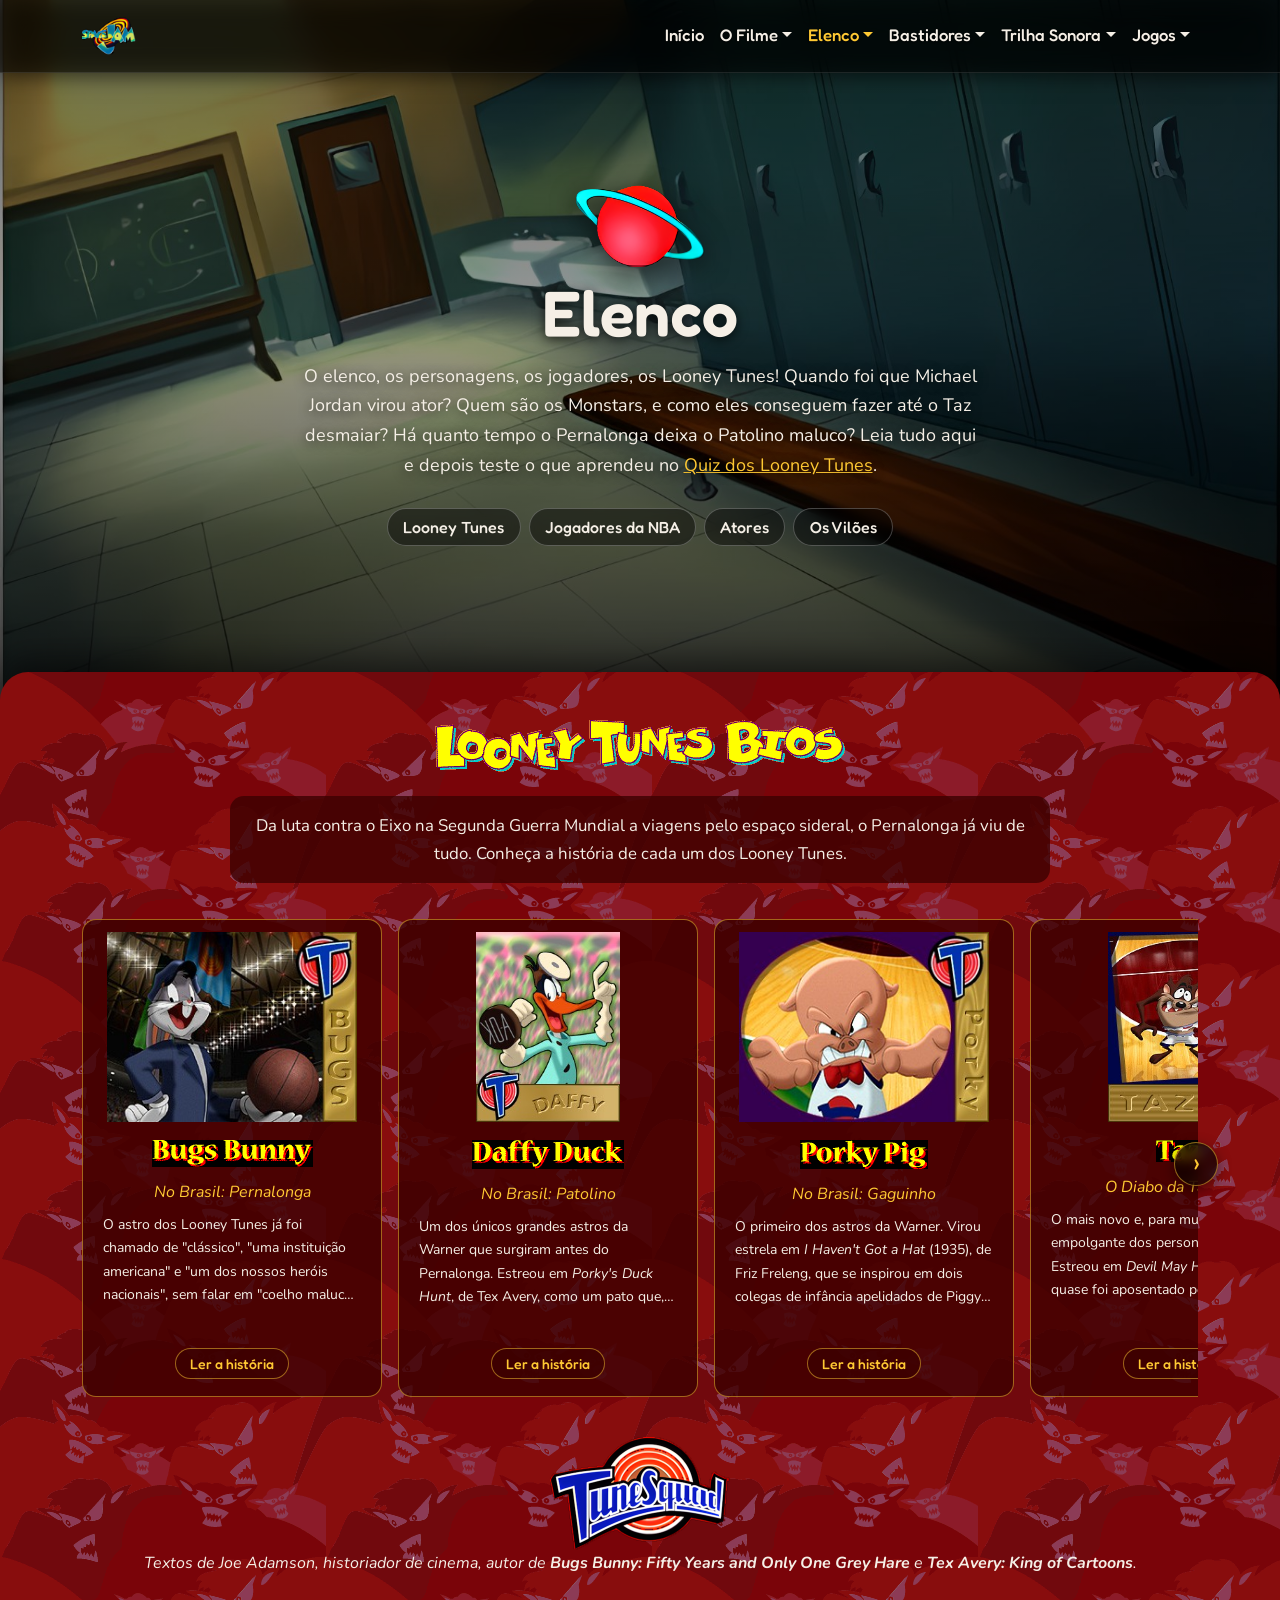
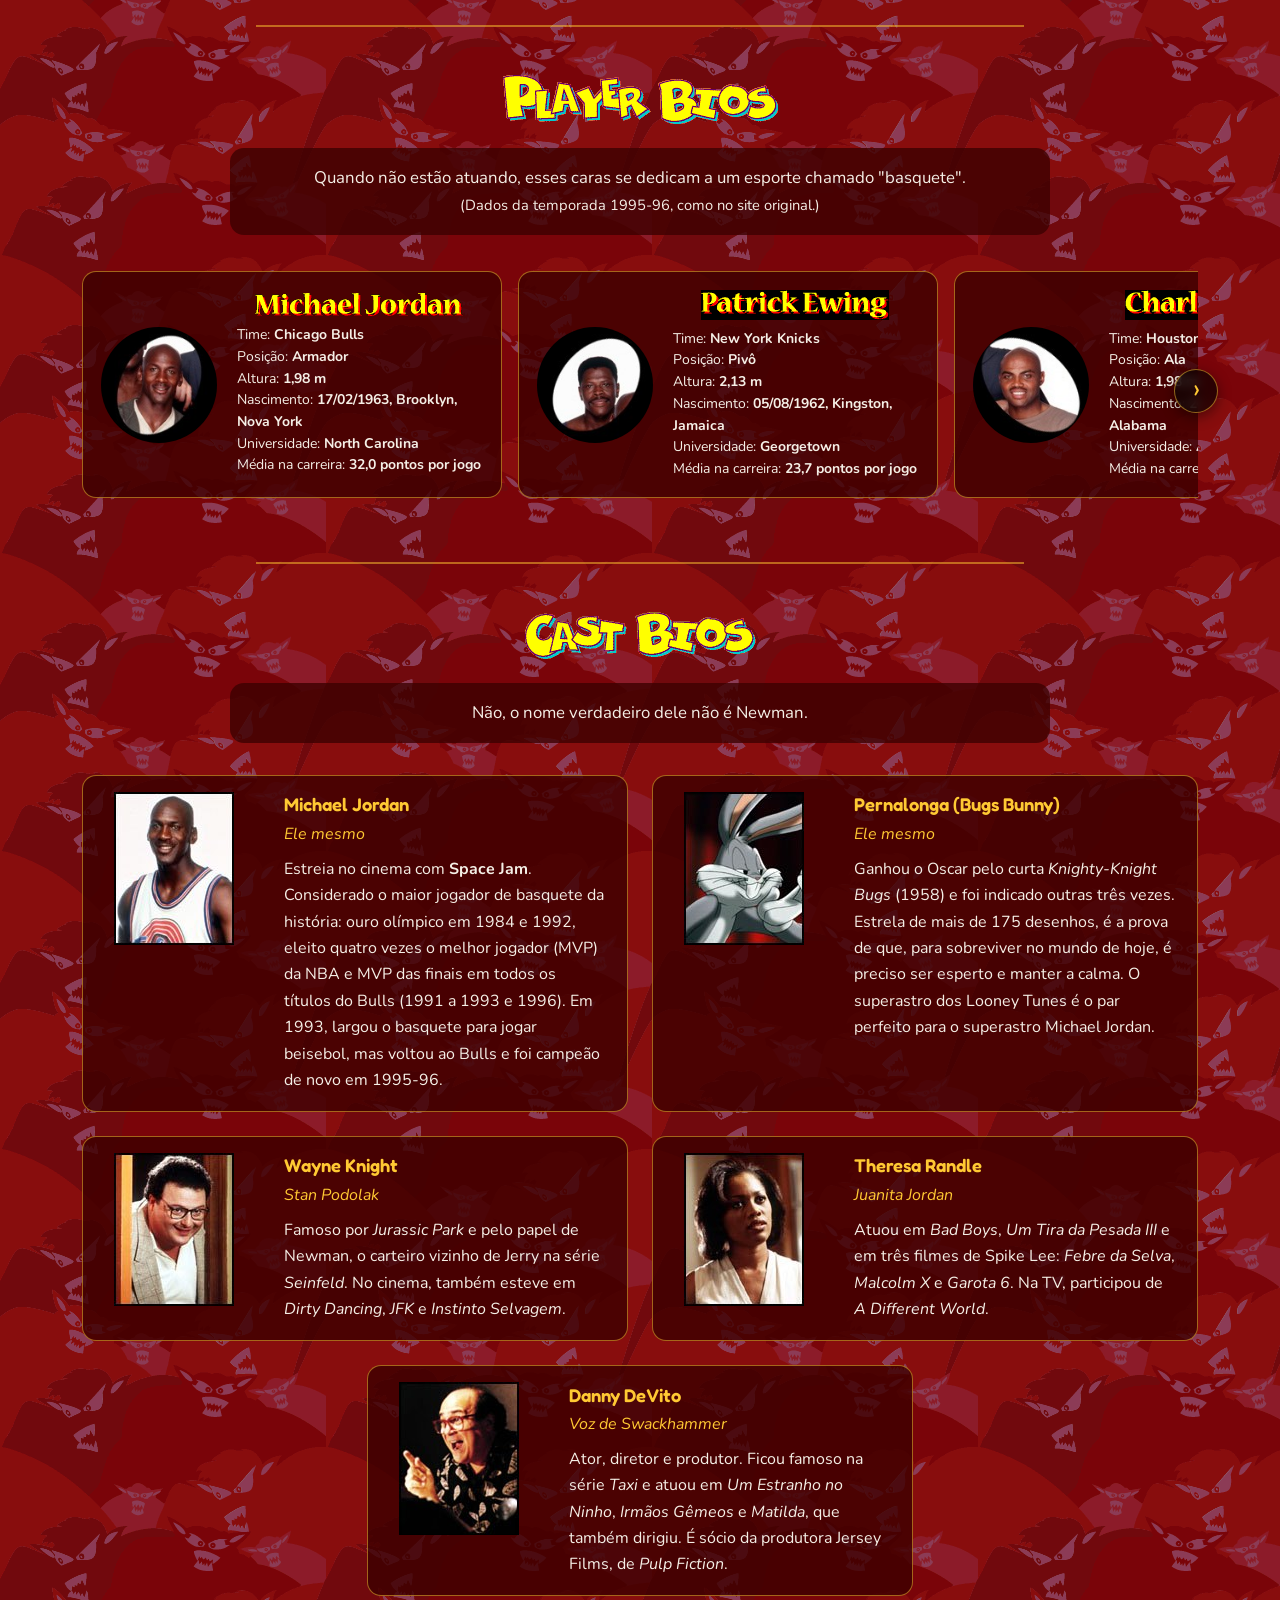
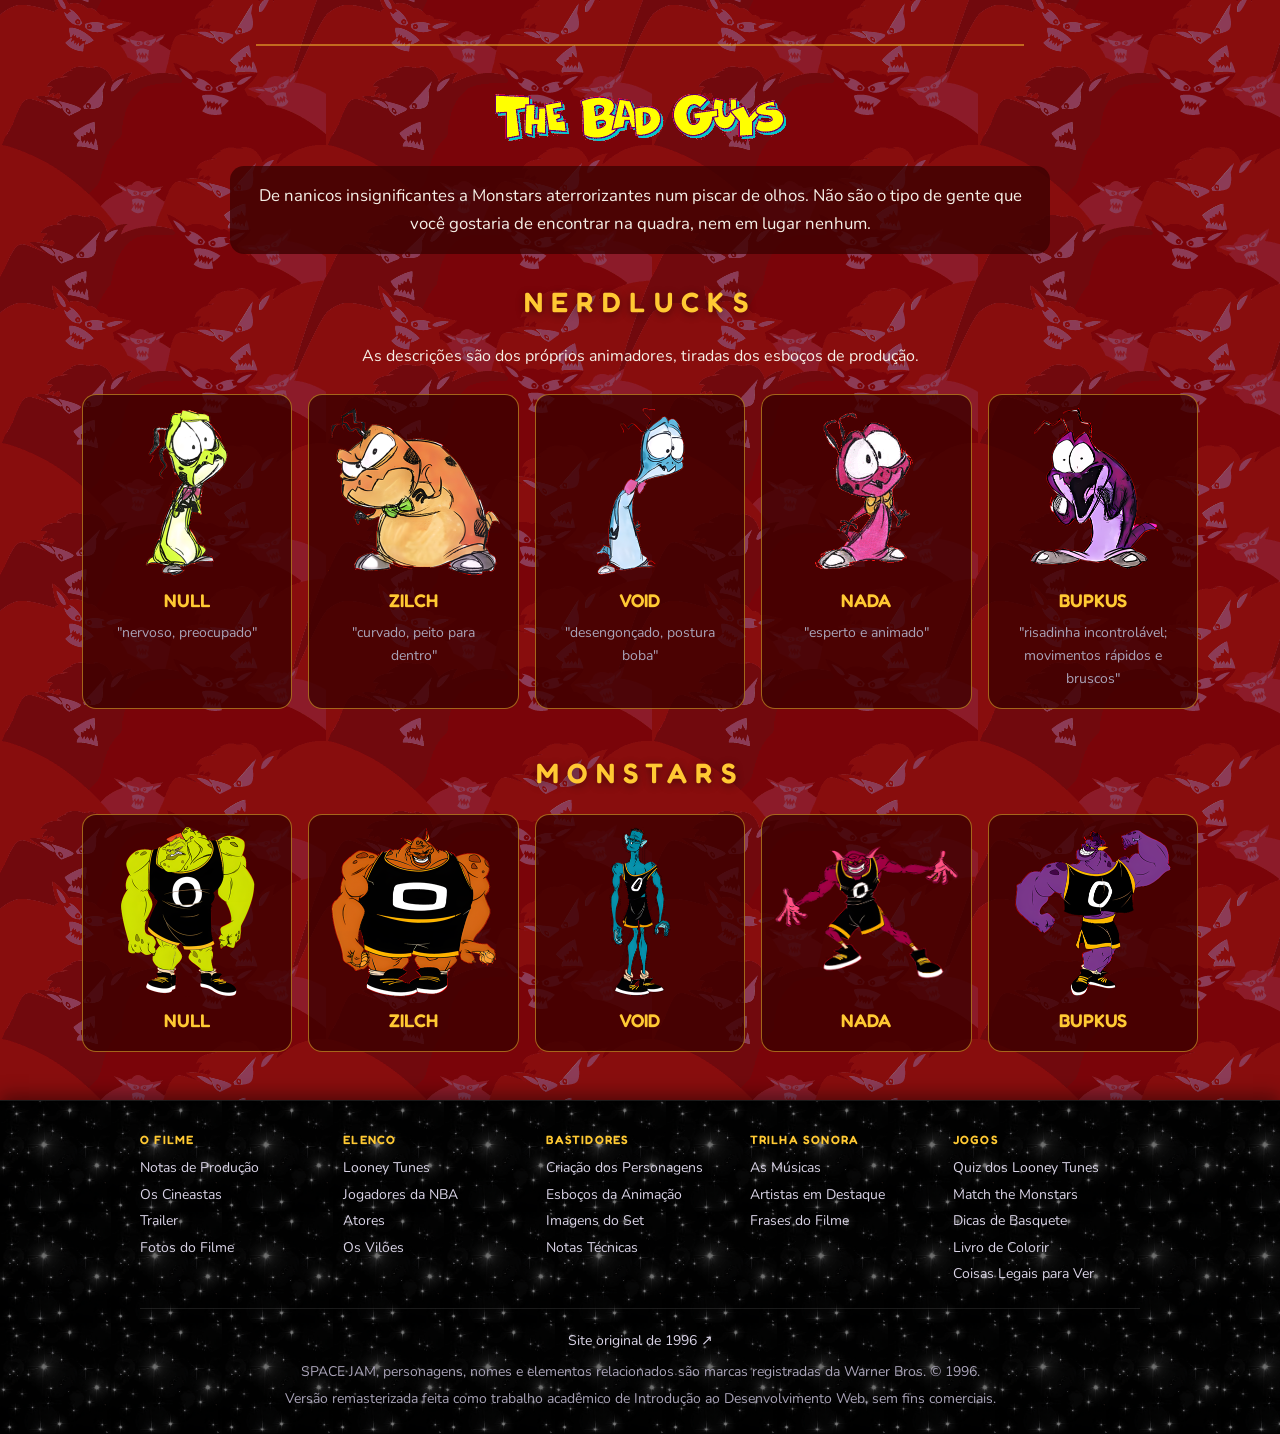
<file: elenco.html>
<!DOCTYPE html>
<html lang="pt-BR">

<head>
  <meta charset="UTF-8">
  <meta name="viewport" content="width=device-width, initial-scale=1">
  <title>The Lineup | Space Jam</title>
  <meta name="description" content="The Lineup: Looney Tunes, jogadores da NBA, atores e vilões de Space Jam (1996).">
  <link rel="icon" href="img/comum/littlelogo.png">
  <!-- Bootstrap 5 (CSS), salvo no projeto: funciona sem internet -->
  <link href="css/bootstrap.min.css" rel="stylesheet">
  <!-- Estilo do site: vem depois do Bootstrap para poder sobrescrever -->
  <link href="css/style.css" rel="stylesheet">
</head>

<!-- Tema do Lineup (cores no css/style.css, seção 1) -->
<body class="tema-lineup">

  <!-- ==================== MENU (igual em todas as páginas) ====================
       Se mudar o menu, mude em TODAS as páginas (no VS Code: Ctrl+Shift+H).
       Na página atual, o link da seção recebe class="active". -->
  <nav class="navbar navbar-expand-lg navbar-dark navbar-sj sticky-top">
    <div class="container">
      <a class="navbar-brand" href="index.html">
        <img src="img/comum/littlelogo.png" alt="Space Jam: voltar ao início" width="70" height="60">
      </a>
      <button class="navbar-toggler" type="button" data-bs-toggle="collapse" data-bs-target="#menu-principal"
        aria-controls="menu-principal" aria-expanded="false" aria-label="Abrir menu">
        <span class="navbar-toggler-icon"></span>
      </button>
      <div class="collapse navbar-collapse" id="menu-principal">
        <ul class="navbar-nav ms-auto">
          <li class="nav-item"><a class="nav-link" href="index.html">Início</a></li>
          <li class="nav-item dropdown">
            <a class="nav-link dropdown-toggle" href="#" role="button" data-bs-toggle="dropdown" aria-expanded="false">O Filme</a>
            <ul class="dropdown-menu">
              <li><h6 class="dropdown-header">Jam Central</h6></li>
              <li><a class="dropdown-item" href="filme.html">Visão geral</a></li>
              <li><hr class="dropdown-divider"></li>
              <li><a class="dropdown-item" href="filme.html#producao">Notas de Produção</a></li>
              <li><a class="dropdown-item" href="filme.html#cineastas">Os Cineastas</a></li>
              <li><a class="dropdown-item" href="filme.html#trailer">Trailer</a></li>
              <li><a class="dropdown-item" href="filme.html#fotos">Fotos do Filme</a></li>
            </ul>
          </li>
          <li class="nav-item dropdown">
            <a class="nav-link dropdown-toggle active" aria-current="page" href="#" role="button" data-bs-toggle="dropdown" aria-expanded="false">Elenco</a>
            <ul class="dropdown-menu">
              <li><h6 class="dropdown-header">The Lineup</h6></li>
              <li><a class="dropdown-item" href="elenco.html">Visão geral</a></li>
              <li><hr class="dropdown-divider"></li>
              <li><a class="dropdown-item" href="elenco.html#looney-tunes">Looney Tunes</a></li>
              <li><a class="dropdown-item" href="elenco.html#jogadores">Jogadores da NBA</a></li>
              <li><a class="dropdown-item" href="elenco.html#atores">Atores</a></li>
              <li><a class="dropdown-item" href="elenco.html#viloes">Os Vilões</a></li>
            </ul>
          </li>
          <li class="nav-item dropdown">
            <a class="nav-link dropdown-toggle" href="#" role="button" data-bs-toggle="dropdown" aria-expanded="false">Bastidores</a>
            <ul class="dropdown-menu">
              <li><h6 class="dropdown-header">Behind the Jam</h6></li>
              <li><a class="dropdown-item" href="bastidores.html">Visão geral</a></li>
              <li><hr class="dropdown-divider"></li>
              <li><a class="dropdown-item" href="bastidores.html#personagens">Criação dos Personagens</a></li>
              <li><a class="dropdown-item" href="bastidores.html#esbocos">Esboços da Animação</a></li>
              <li><a class="dropdown-item" href="bastidores.html#making-of">Imagens do Set</a></li>
              <li><a class="dropdown-item" href="bastidores.html#tecnica">Notas Técnicas</a></li>
            </ul>
          </li>
          <li class="nav-item dropdown">
            <a class="nav-link dropdown-toggle" href="#" role="button" data-bs-toggle="dropdown" aria-expanded="false">Trilha Sonora</a>
            <ul class="dropdown-menu">
              <li><h6 class="dropdown-header">Lunar Tunes</h6></li>
              <li><a class="dropdown-item" href="trilha.html">Visão geral</a></li>
              <li><hr class="dropdown-divider"></li>
              <li><a class="dropdown-item" href="trilha.html#faixas">As Músicas</a></li>
              <li><a class="dropdown-item" href="trilha.html#destaques">Artistas em Destaque</a></li>
              <li><a class="dropdown-item" href="trilha.html#frases">Frases do Filme</a></li>
            </ul>
          </li>
          <li class="nav-item dropdown">
            <a class="nav-link dropdown-toggle" href="#" role="button" data-bs-toggle="dropdown" aria-expanded="false">Jogos</a>
            <ul class="dropdown-menu dropdown-menu-lg-end">
              <li><h6 class="dropdown-header">Junior Jam</h6></li>
              <li><a class="dropdown-item" href="jogos.html">Visão geral</a></li>
              <li><hr class="dropdown-divider"></li>
              <li><a class="dropdown-item" href="jogos.html#quiz">Quiz dos Looney Tunes</a></li>
              <li><a class="dropdown-item" href="jogos.html#monstars">Match the Monstars</a></li>
              <li><a class="dropdown-item" href="jogos.html#dicas">Dicas de Basquete</a></li>
              <li><a class="dropdown-item" href="jogos.html#colorir">Livro de Colorir</a></li>
              <li><a class="dropdown-item" href="jogos.html#fotos">Coisas Legais para Ver</a></li>
            </ul>
          </li>
        </ul>
      </div>
    </div>
  </nav>

  <!-- ==================== CAPA ====================
       Cenário do filme (--capa do tema, css/style.css), planeta, título,
       texto e atalhos para as seções desta página. -->
  <header class="capa">
    <div class="container capa-conteudo">
      <img src="img/home/icone-lineup.png" class="capa-planeta" alt="" width="63" height="40">
      <h1 class="capa-titulo">Elenco</h1>
      <p class="capa-texto">
        O elenco, os personagens, os jogadores, os Looney Tunes! Quando foi que Michael Jordan virou ator?
        Quem são os Monstars, e como eles conseguem fazer até o Taz desmaiar? Há quanto tempo o Pernalonga
        deixa o Patolino maluco? Leia tudo aqui e depois teste o que aprendeu no
        <a href="jogos.html#quiz">Quiz dos Looney Tunes</a>.
      </p>
      <ul class="subnav capa-atalhos">
        <li><a href="#looney-tunes">Looney Tunes</a></li>
        <li><a href="#jogadores">Jogadores da NBA</a></li>
        <li><a href="#atores">Atores</a></li>
        <li><a href="#viloes">Os Vilões</a></li>
      </ul>
    </div>
  </header>

  <main>

    <!-- ==================== LOONEY TUNES ==================== -->
    <section id="looney-tunes" class="secao">
      <div class="container">
        <h2 class="titulo-secao">
          <img src="img/elenco/b-tunes.gif" alt="Biografias dos Looney Tunes" width="410" height="52">
        </h2>
        <p class="intro">
          Da luta contra o Eixo na Segunda Guerra Mundial a viagens pelo espaço sideral, o Pernalonga já
          viu de tudo. Conheça a história de cada um dos Looney Tunes.
        </p>

        <!-- Faixa com rolagem lateral. O card mostra o texto resumido; o botão
             "Ler a história" abre o texto completo (js/script.js, parte 6). -->
        <div class="faixa" role="region" aria-label="Biografias dos Looney Tunes">
          <button type="button" class="faixa-botao anterior" aria-label="Anteriores">&lsaquo;</button>
          <div class="faixa-trilho" tabindex="0">
            <div class="faixa-item">
              <div class="card card-sj bio">
                <img src="img/elenco/looney/c-bugs.jpg" class="card-imagem" alt="Pernalonga" width="270" height="206">
                <div class="card-body">
                  <h3 class="card-title"><img src="img/elenco/looney/ct-bugs.png" class="titulo-imagem" alt="Bugs Bunny" width="161" height="27"></h3>
                  <p class="card-subtitle mb-2">No Brasil: Pernalonga</p>
                  <p class="card-text">
                    O astro dos Looney Tunes já foi chamado de "clássico", "uma instituição americana" e "um dos
                    nossos heróis nacionais", sem falar em "coelho maluco". Ganhou o Oscar pelo curta
                    <i>Knighty-Knight Bugs</i> (1958) e estrelou mais de 175 desenhos. Em <b>Space Jam</b>, ganha
                    pela primeira vez o papel principal num longa original da Warner, ao lado de Michael Jordan.
                  </p>
                  <button type="button" class="btn btn-sj btn-sm mt-auto" data-historia>Ler a história</button>
                </div>
              </div>
            </div>
            <div class="faixa-item">
              <div class="card card-sj bio">
                <img src="img/elenco/looney/c-daffy.jpg" class="card-imagem" alt="Patolino" width="206" height="270">
                <div class="card-body">
                  <h3 class="card-title"><img src="img/elenco/looney/ct-daffy.png" class="titulo-imagem" alt="Daffy Duck" width="152" height="29"></h3>
                  <p class="card-subtitle mb-2">No Brasil: Patolino</p>
                  <p class="card-text">
                    Um dos únicos grandes astros da Warner que surgiram antes do Pernalonga. Estreou em
                    <i>Porky's Duck Hunt</i>, de Tex Avery, como um pato que, em vez de fugir do caçador, saía
                    pulando feito maluco pelo lago: "Hoo-hoo! Hoo-hoo!".
                  </p>
                  <button type="button" class="btn btn-sj btn-sm mt-auto" data-historia>Ler a história</button>
                </div>
              </div>
            </div>
            <div class="faixa-item">
              <div class="card card-sj bio">
                <img src="img/elenco/looney/c-porky.jpg" class="card-imagem" alt="Gaguinho" width="270" height="206">
                <div class="card-body">
                  <h3 class="card-title"><img src="img/elenco/looney/ct-porky.png" class="titulo-imagem" alt="Porky Pig" width="128" height="29"></h3>
                  <p class="card-subtitle mb-2">No Brasil: Gaguinho</p>
                  <p class="card-text">
                    O primeiro dos astros da Warner. Virou estrela em <i>I Haven't Got a Hat</i> (1935), de Friz
                    Freleng, que se inspirou em dois colegas de infância apelidados de Piggy e Porky.
                    "Estávamos procurando um personagem novo, e o público nos disse que era o Porky."
                  </p>
                  <button type="button" class="btn btn-sj btn-sm mt-auto" data-historia>Ler a história</button>
                </div>
              </div>
            </div>
            <div class="faixa-item">
              <div class="card card-sj bio">
                <img src="img/elenco/looney/c-taz.jpg" class="card-imagem" alt="Taz" width="206" height="270">
                <div class="card-body">
                  <h3 class="card-title"><img src="img/elenco/looney/ct-taz.png" class="titulo-imagem" alt="Taz" width="48" height="22"></h3>
                  <p class="card-subtitle mb-2">O Diabo da Tasmânia</p>
                  <p class="card-text">
                    O mais novo e, para muitos, o mais empolgante dos personagens clássicos. Estreou em
                    <i>Devil May Hare</i> (1954) e quase foi aposentado pelo chefe do estúdio, até que o próprio
                    Jack Warner sentiu falta dele. Quando Mel Blanc perguntou como era a voz de um diabo da
                    tasmânia, ouviu: "Ninguém nunca ouviu um".
                  </p>
                  <button type="button" class="btn btn-sj btn-sm mt-auto" data-historia>Ler a história</button>
                </div>
              </div>
            </div>
            <div class="faixa-item">
              <div class="card card-sj bio">
                <img src="img/elenco/looney/c-slytweety.jpg" class="card-imagem" alt="Frajola e Piu-Piu" width="206" height="270">
                <div class="card-body">
                  <h3 class="card-title"><img src="img/elenco/looney/ct-slytweety.png" class="titulo-imagem" alt="Sylvester &amp; Tweety" width="255" height="29"></h3>
                  <p class="card-subtitle mb-2">No Brasil: Frajola e Piu-Piu</p>
                  <p class="card-text">
                    A dupla estreou em <i>Tweetie Pie</i> (1947), de Friz Freleng, que deu à Warner o seu
                    primeiro Oscar de animação. Em 42 aventuras, o Piu-Piu provou que não hesitava em usar
                    alfinetes, bigornas, dinamite ou canhões para se livrar do "gatinho".
                  </p>
                  <button type="button" class="btn btn-sj btn-sm mt-auto" data-historia>Ler a história</button>
                </div>
              </div>
            </div>
            <div class="faixa-item">
              <div class="card card-sj bio">
                <img src="img/elenco/looney/c-elmer.jpg" class="card-imagem" alt="Hortelino Troca-Letras" width="206" height="270">
                <div class="card-body">
                  <h3 class="card-title"><img src="img/elenco/looney/ct-elmer.png" class="titulo-imagem" alt="Elmer Fudd" width="155" height="23"></h3>
                  <p class="card-subtitle mb-2">No Brasil: Hortelino Troca-Letras</p>
                  <p class="card-text">
                    O caçador que apontou a espingarda para o Pernalonga em <i>A Wild Hare</i> (1940) e foi o
                    primeiro a ouvir o famoso "O que é que há, velhinho?". Estar no lugar certo, na hora certa,
                    fez dele o eterno trapalhão e parceiro de piadas do coelho.
                  </p>
                  <button type="button" class="btn btn-sj btn-sm mt-auto" data-historia>Ler a história</button>
                </div>
              </div>
            </div>
            <div class="faixa-item">
              <div class="card card-sj bio">
                <img src="img/elenco/looney/c-coyoterr.jpg" class="card-imagem" alt="Coiote e Papa-Léguas" width="206" height="270">
                <div class="card-body">
                  <h3 class="card-title"><img src="img/elenco/looney/ct-coyoterr.png" class="titulo-imagem" alt="Wile E. Coyote &amp; Road Runner" width="257" height="53"></h3>
                  <p class="card-subtitle mb-2">No Brasil: Coiote e Papa-Léguas</p>
                  <p class="card-text">
                    Criados no fim dos anos 1940 por Michael Maltese e Chuck Jones como uma paródia das
                    perseguições dos desenhos, estrearam em <i>Fast and Furry-ous</i> (1949). O Coiote quer
                    provar que é possível pegar o Papa-Léguas e, como planos simples não funcionam, inventa
                    planos cada vez mais complicados.
                  </p>
                  <button type="button" class="btn btn-sj btn-sm mt-auto" data-historia>Ler a história</button>
                </div>
              </div>
            </div>
          </div>
          <button type="button" class="faixa-botao proximo" aria-label="Próximos">&rsaquo;</button>
        </div>

        <p class="text-center mt-4 mb-0">
          <img src="img/elenco/cl-tunesquad.png" alt="Tune Squad" width="180" height="113"><br>
          <i>Textos de Joe Adamson, historiador de cinema, autor de <b>Bugs Bunny: Fifty Years and Only One
          Grey Hare</b> e <b>Tex Avery: King of Cartoons</b>.</i>
        </p>
      </div>
    </section>

    <!-- ==================== JOGADORES DA NBA (Planet B-Ball) ==================== -->
    <section id="jogadores" class="secao">
      <div class="container">
        <h2 class="titulo-secao">
          <img src="img/elenco/b-player.gif" alt="Biografias dos Jogadores" width="275" height="49">
        </h2>
        <p class="intro">
          Quando não estão atuando, esses caras se dedicam a um esporte chamado "basquete".
          <br><small>(Dados da temporada 1995-96, como no site original.)</small>
        </p>

        <!-- Faixa com rolagem lateral: um card por jogador -->
        <div class="faixa faixa-jogadores" role="region" aria-label="Biografias dos jogadores">
          <button type="button" class="faixa-botao anterior" aria-label="Anteriores">&lsaquo;</button>
          <div class="faixa-trilho" tabindex="0">
            <div class="faixa-item">
              <div class="card card-sj jogador">
                <img src="img/elenco/jogadores/cp-jordan.jpg" class="card-imagem" alt="Michael Jordan" width="136" height="136">
                <div class="card-body">
                  <h3 class="card-title"><img src="img/elenco/jogadores/ct-jordan.png" class="titulo-imagem" alt="Michael Jordan" width="208" height="23"></h3>
                  <ul class="list-unstyled mb-0">
                    <li>Time: <b>Chicago Bulls</b></li>
                    <li>Posição: <b>Armador</b></li>
                    <li>Altura: <b>1,98 m</b></li>
                    <li>Nascimento: <b>17/02/1963, Brooklyn, Nova York</b></li>
                    <li>Universidade: <b>North Carolina</b></li>
                    <li>Média na carreira: <b>32,0 pontos por jogo</b></li>
                  </ul>
                </div>
              </div>
            </div>
            <div class="faixa-item">
              <div class="card card-sj jogador">
                <img src="img/elenco/jogadores/cp-ewing.jpg" class="card-imagem" alt="Patrick Ewing" width="136" height="136">
                <div class="card-body">
                  <h3 class="card-title"><img src="img/elenco/jogadores/ct-ewing.png" class="titulo-imagem" alt="Patrick Ewing" width="188" height="30"></h3>
                  <ul class="list-unstyled mb-0">
                    <li>Time: <b>New York Knicks</b></li>
                    <li>Posição: <b>Pivô</b></li>
                    <li>Altura: <b>2,13 m</b></li>
                    <li>Nascimento: <b>05/08/1962, Kingston, Jamaica</b></li>
                    <li>Universidade: <b>Georgetown</b></li>
                    <li>Média na carreira: <b>23,7 pontos por jogo</b></li>
                  </ul>
                </div>
              </div>
            </div>
            <div class="faixa-item">
              <div class="card card-sj jogador">
                <img src="img/elenco/jogadores/cp-barkley.jpg" class="card-imagem" alt="Charles Barkley" width="136" height="136">
                <div class="card-body">
                  <h3 class="card-title"><img src="img/elenco/jogadores/ct-barkley.png" class="titulo-imagem" alt="Charles Barkley" width="211" height="30"></h3>
                  <ul class="list-unstyled mb-0">
                    <li>Time: <b>Houston Rockets</b></li>
                    <li>Posição: <b>Ala</b></li>
                    <li>Altura: <b>1,98 m</b></li>
                    <li>Nascimento: <b>20/02/1963, Leeds, Alabama</b></li>
                    <li>Universidade: <b>Auburn</b></li>
                    <li>Média na carreira: <b>23,3 pontos por jogo</b></li>
                  </ul>
                </div>
              </div>
            </div>
            <div class="faixa-item">
              <div class="card card-sj jogador">
                <img src="img/elenco/jogadores/cp-johnson.jpg" class="card-imagem" alt="Larry Johnson" width="136" height="136">
                <div class="card-body">
                  <h3 class="card-title"><img src="img/elenco/jogadores/ct-johnson.png" class="titulo-imagem" alt="Larry Johnson" width="198" height="30"></h3>
                  <ul class="list-unstyled mb-0">
                    <li>Time: <b>New York Knicks</b></li>
                    <li>Posição: <b>Ala</b></li>
                    <li>Altura: <b>2,01 m</b></li>
                    <li>Nascimento: <b>14/03/1969, Tyler, Texas</b></li>
                    <li>Universidade: <b>UNLV (Nevada-Las Vegas)</b></li>
                    <li>Média na carreira: <b>19,6 pontos por jogo</b></li>
                  </ul>
                </div>
              </div>
            </div>
            <div class="faixa-item">
              <div class="card card-sj jogador">
                <img src="img/elenco/jogadores/cp-bogues.jpg" class="card-imagem" alt="Muggsy Bogues" width="136" height="136">
                <div class="card-body">
                  <h3 class="card-title"><img src="img/elenco/jogadores/ct-bogues.png" class="titulo-imagem" alt="Muggsy Bogues" width="209" height="27"></h3>
                  <ul class="list-unstyled mb-0">
                    <li>Time: <b>Charlotte Hornets</b></li>
                    <li>Posição: <b>Armador</b></li>
                    <li>Altura: <b>1,60 m</b></li>
                    <li>Nascimento: <b>09/01/1965, Baltimore, Maryland</b></li>
                    <li>Universidade: <b>Wake Forest</b></li>
                    <li>Média na carreira: <b>8,4 pontos por jogo</b></li>
                  </ul>
                </div>
              </div>
            </div>
            <div class="faixa-item">
              <div class="card card-sj jogador">
                <img src="img/elenco/jogadores/cp-bradley.jpg" class="card-imagem" alt="Shawn Bradley" width="136" height="136">
                <div class="card-body">
                  <h3 class="card-title"><img src="img/elenco/jogadores/ct-bradley.png" class="titulo-imagem" alt="Shawn Bradley" width="202" height="29"></h3>
                  <ul class="list-unstyled mb-0">
                    <li>Time: <b>New Jersey Nets</b></li>
                    <li>Posição: <b>Pivô</b></li>
                    <li>Altura: <b>2,29 m</b></li>
                    <li>Nascimento: <b>22/03/1972, Landstuhl, Alemanha</b></li>
                    <li>Universidade: <b>Brigham Young</b></li>
                    <li>Média na carreira: <b>10,6 pontos por jogo</b></li>
                  </ul>
                </div>
              </div>
            </div>
          </div>
          <button type="button" class="faixa-botao proximo" aria-label="Próximos">&rsaquo;</button>
        </div>
      </div>
    </section>

    <!-- ==================== ATORES ==================== -->
    <section id="atores" class="secao">
      <div class="container">
        <h2 class="titulo-secao">
          <img src="img/elenco/b-cast.gif" alt="Biografias do Elenco" width="231" height="47">
        </h2>
        <p class="intro">Não, o nome verdadeiro dele não é Newman.</p>

        <!-- Cards horizontais: foto à esquerda, texto à direita -->
        <div class="row g-4">
          <div class="col-12 col-lg-6">
            <div class="card card-sj">
              <div class="row g-0">
                <div class="col-4 text-center pt-3">
                  <img src="img/elenco/atores/jordan.jpg" alt="Michael Jordan" width="120" height="153">
                </div>
                <div class="col-8">
                  <div class="card-body">
                    <h3 class="card-title h4">Michael Jordan</h3>
                    <p class="card-subtitle mb-2">Ele mesmo</p>
                    <p class="card-text">
                      Estreia no cinema com <b>Space Jam</b>. Considerado o maior jogador de basquete da
                      história: ouro olímpico em 1984 e 1992, eleito quatro vezes o melhor jogador (MVP) da NBA
                      e MVP das finais em todos os títulos do Bulls (1991 a 1993 e 1996). Em 1993, largou o
                      basquete para jogar beisebol, mas voltou ao Bulls e foi campeão de novo em 1995-96.
                    </p>
                  </div>
                </div>
              </div>
            </div>
          </div>
          <div class="col-12 col-lg-6">
            <div class="card card-sj">
              <div class="row g-0">
                <div class="col-4 text-center pt-3">
                  <img src="img/elenco/atores/bugs.jpg" alt="Pernalonga" width="120" height="153">
                </div>
                <div class="col-8">
                  <div class="card-body">
                    <h3 class="card-title h4">Pernalonga (Bugs Bunny)</h3>
                    <p class="card-subtitle mb-2">Ele mesmo</p>
                    <p class="card-text">
                      Ganhou o Oscar pelo curta <i>Knighty-Knight Bugs</i> (1958) e foi indicado outras três
                      vezes. Estrela de mais de 175 desenhos, é a prova de que, para sobreviver no mundo de
                      hoje, é preciso ser esperto e manter a calma. O superastro dos Looney Tunes é o par
                      perfeito para o superastro Michael Jordan.
                    </p>
                  </div>
                </div>
              </div>
            </div>
          </div>
          <div class="col-12 col-lg-6">
            <div class="card card-sj">
              <div class="row g-0">
                <div class="col-4 text-center pt-3">
                  <img src="img/elenco/atores/knight.jpg" alt="Wayne Knight" width="120" height="153">
                </div>
                <div class="col-8">
                  <div class="card-body">
                    <h3 class="card-title h4">Wayne Knight</h3>
                    <p class="card-subtitle mb-2">Stan Podolak</p>
                    <p class="card-text">
                      Famoso por <i>Jurassic Park</i> e pelo papel de Newman, o carteiro vizinho de Jerry na
                      série <i>Seinfeld</i>. No cinema, também esteve em <i>Dirty Dancing</i>, <i>JFK</i> e
                      <i>Instinto Selvagem</i>.
                    </p>
                  </div>
                </div>
              </div>
            </div>
          </div>
          <div class="col-12 col-lg-6">
            <div class="card card-sj">
              <div class="row g-0">
                <div class="col-4 text-center pt-3">
                  <img src="img/elenco/atores/randle.jpg" alt="Theresa Randle" width="120" height="153">
                </div>
                <div class="col-8">
                  <div class="card-body">
                    <h3 class="card-title h4">Theresa Randle</h3>
                    <p class="card-subtitle mb-2">Juanita Jordan</p>
                    <p class="card-text">
                      Atuou em <i>Bad Boys</i>, <i>Um Tira da Pesada III</i> e em três filmes de Spike Lee:
                      <i>Febre da Selva</i>, <i>Malcolm X</i> e <i>Garota 6</i>. Na TV, participou de
                      <i>A Different World</i>.
                    </p>
                  </div>
                </div>
              </div>
            </div>
          </div>
          <div class="col-12 col-lg-6 mx-auto">
            <div class="card card-sj">
              <div class="row g-0">
                <div class="col-4 text-center pt-3">
                  <img src="img/elenco/atores/devito.jpg" alt="Danny DeVito" width="120" height="153">
                </div>
                <div class="col-8">
                  <div class="card-body">
                    <h3 class="card-title h4">Danny DeVito</h3>
                    <p class="card-subtitle mb-2">Voz de Swackhammer</p>
                    <p class="card-text">
                      Ator, diretor e produtor. Ficou famoso na série <i>Taxi</i> e atuou em <i>Um Estranho no
                      Ninho</i>, <i>Irmãos Gêmeos</i> e <i>Matilda</i>, que também dirigiu. É sócio da
                      produtora Jersey Films, de <i>Pulp Fiction</i>.
                    </p>
                  </div>
                </div>
              </div>
            </div>
          </div>
        </div>
      </div>
    </section>

    <!-- ==================== OS VILÕES ==================== -->
    <section id="viloes" class="secao">
      <div class="container">
        <h2 class="titulo-secao">
          <img src="img/elenco/b-badguy.gif" alt="Os Vilões" width="293" height="48">
        </h2>
        <p class="intro">
          De nanicos insignificantes a Monstars aterrorizantes num piscar de olhos. Não são o tipo de gente
          que você gostaria de encontrar na quadra, nem em lugar nenhum.
        </p>

        <h3 class="titulo-texto titulo-espacado">Nerdlucks</h3>
        <p class="text-center mb-4">
          As descrições são dos próprios animadores, tiradas dos esboços de produção.
        </p>
        <div class="row row-cols-2 row-cols-md-3 row-cols-lg-5 g-3 mb-5 grade-personagens">
          <div class="col">
            <div class="card card-sj text-center">
              <img src="img/elenco/viloes/nullbig.png" class="card-imagem" alt="O Nerdluck Null" width="208" height="344">
              <div class="card-body">
                <h4 class="card-title">NULL</h4>
                <p class="card-text">"nervoso, preocupado"</p>
              </div>
            </div>
          </div>
          <div class="col">
            <div class="card card-sj text-center">
              <img src="img/elenco/viloes/zilchbig.png" class="card-imagem" alt="O Nerdluck Zilch" width="357" height="345">
              <div class="card-body">
                <h4 class="card-title">ZILCH</h4>
                <p class="card-text">"curvado, peito para dentro"</p>
              </div>
            </div>
          </div>
          <div class="col">
            <div class="card card-sj text-center">
              <img src="img/elenco/viloes/voidbig.png" class="card-imagem" alt="O Nerdluck Void" width="209" height="362">
              <div class="card-body">
                <h4 class="card-title">VOID</h4>
                <p class="card-text">"desengonçado, postura boba"</p>
              </div>
            </div>
          </div>
          <div class="col">
            <div class="card card-sj text-center">
              <img src="img/elenco/viloes/nadabig.png" class="card-imagem" alt="O Nerdluck Nada" width="203" height="283">
              <div class="card-body">
                <h4 class="card-title">NADA</h4>
                <p class="card-text">"esperto e animado"</p>
              </div>
            </div>
          </div>
          <div class="col">
            <div class="card card-sj text-center">
              <img src="img/elenco/viloes/bupkusbig.png" class="card-imagem" alt="O Nerdluck Bupkus" width="262" height="339">
              <div class="card-body">
                <h4 class="card-title">BUPKUS</h4>
                <p class="card-text">"risadinha incontrolável; movimentos rápidos e bruscos"</p>
              </div>
            </div>
          </div>
        </div>

        <h3 class="titulo-texto titulo-espacado">Monstars</h3>
        <div class="row row-cols-2 row-cols-md-3 row-cols-lg-5 g-3 grade-personagens">
          <div class="col">
            <div class="card card-sj text-center">
              <img src="img/elenco/viloes/nullstarbig.png" class="card-imagem" alt="O Monstar Null" width="360" height="453">
              <div class="card-body"><h4 class="card-title mb-0">NULL</h4></div>
            </div>
          </div>
          <div class="col">
            <div class="card card-sj text-center">
              <img src="img/elenco/viloes/zilchstarbig.png" class="card-imagem" alt="O Monstar Zilch" width="324" height="327">
              <div class="card-body"><h4 class="card-title mb-0">ZILCH</h4></div>
            </div>
          </div>
          <div class="col">
            <div class="card card-sj text-center">
              <img src="img/elenco/viloes/voidstarbig.png" class="card-imagem" alt="O Monstar Void" width="158" height="438">
              <div class="card-body"><h4 class="card-title mb-0">VOID</h4></div>
            </div>
          </div>
          <div class="col">
            <div class="card card-sj text-center">
              <img src="img/elenco/viloes/nadastarbig.png" class="card-imagem" alt="O Monstar Nada" width="396" height="293">
              <div class="card-body"><h4 class="card-title mb-0">NADA</h4></div>
            </div>
          </div>
          <div class="col">
            <div class="card card-sj text-center">
              <img src="img/elenco/viloes/bupkusstarbig.png" class="card-imagem" alt="O Monstar Bupkus" width="374" height="404">
              <div class="card-body"><h4 class="card-title mb-0">BUPKUS</h4></div>
            </div>
          </div>
        </div>
      </div>
    </section>

  </main>

  <!-- ==================== RODAPÉ (igual em todas as páginas) ==================== -->
  <footer class="rodape">
    <!-- Mapa do site: preenchido pelo js/script.js (parte 4) -->
    <nav id="mapa" class="mapa-rodape" aria-label="Mapa do site"></nav>
    <p class="mb-2">
      <a href="https://www.spacejam.com/1996/" target="_blank" rel="noopener">Site original de 1996 <span aria-hidden="true">↗</span></a>
    </p>
    <p class="mb-1">SPACE JAM, personagens, nomes e elementos relacionados são marcas registradas da Warner Bros. &copy; 1996.</p>
    <p class="mb-0">Versão remasterizada feita como trabalho acadêmico de Introdução ao Desenvolvimento Web, sem fins comerciais.</p>
  </footer>

  <button type="button" class="btn-topo" aria-label="Voltar ao topo">&#9650;</button>

  <!-- Janela "Ler a história" (Looney Tunes Bios). Preenchida pelo
       js/script.js (parte 6) com o card clicado. -->
  <div class="modal fade janela-sj" id="historia" tabindex="-1" aria-labelledby="historia-titulo" aria-hidden="true">
    <div class="modal-dialog modal-dialog-centered modal-lg">
      <div class="modal-content">
        <div class="modal-header border-0">
          <h2 class="modal-title" id="historia-titulo">História</h2>
          <button type="button" class="btn-close btn-close-white" data-bs-dismiss="modal" aria-label="Fechar"></button>
        </div>
        <div class="modal-body historia-corpo"></div>
      </div>
    </div>
  </div>

  <!-- Bootstrap 5 (JS) e scripts do site -->
  <script src="js/bootstrap.bundle.min.js"></script>
  <script src="js/script.js"></script>
</body>

</html>
</file>
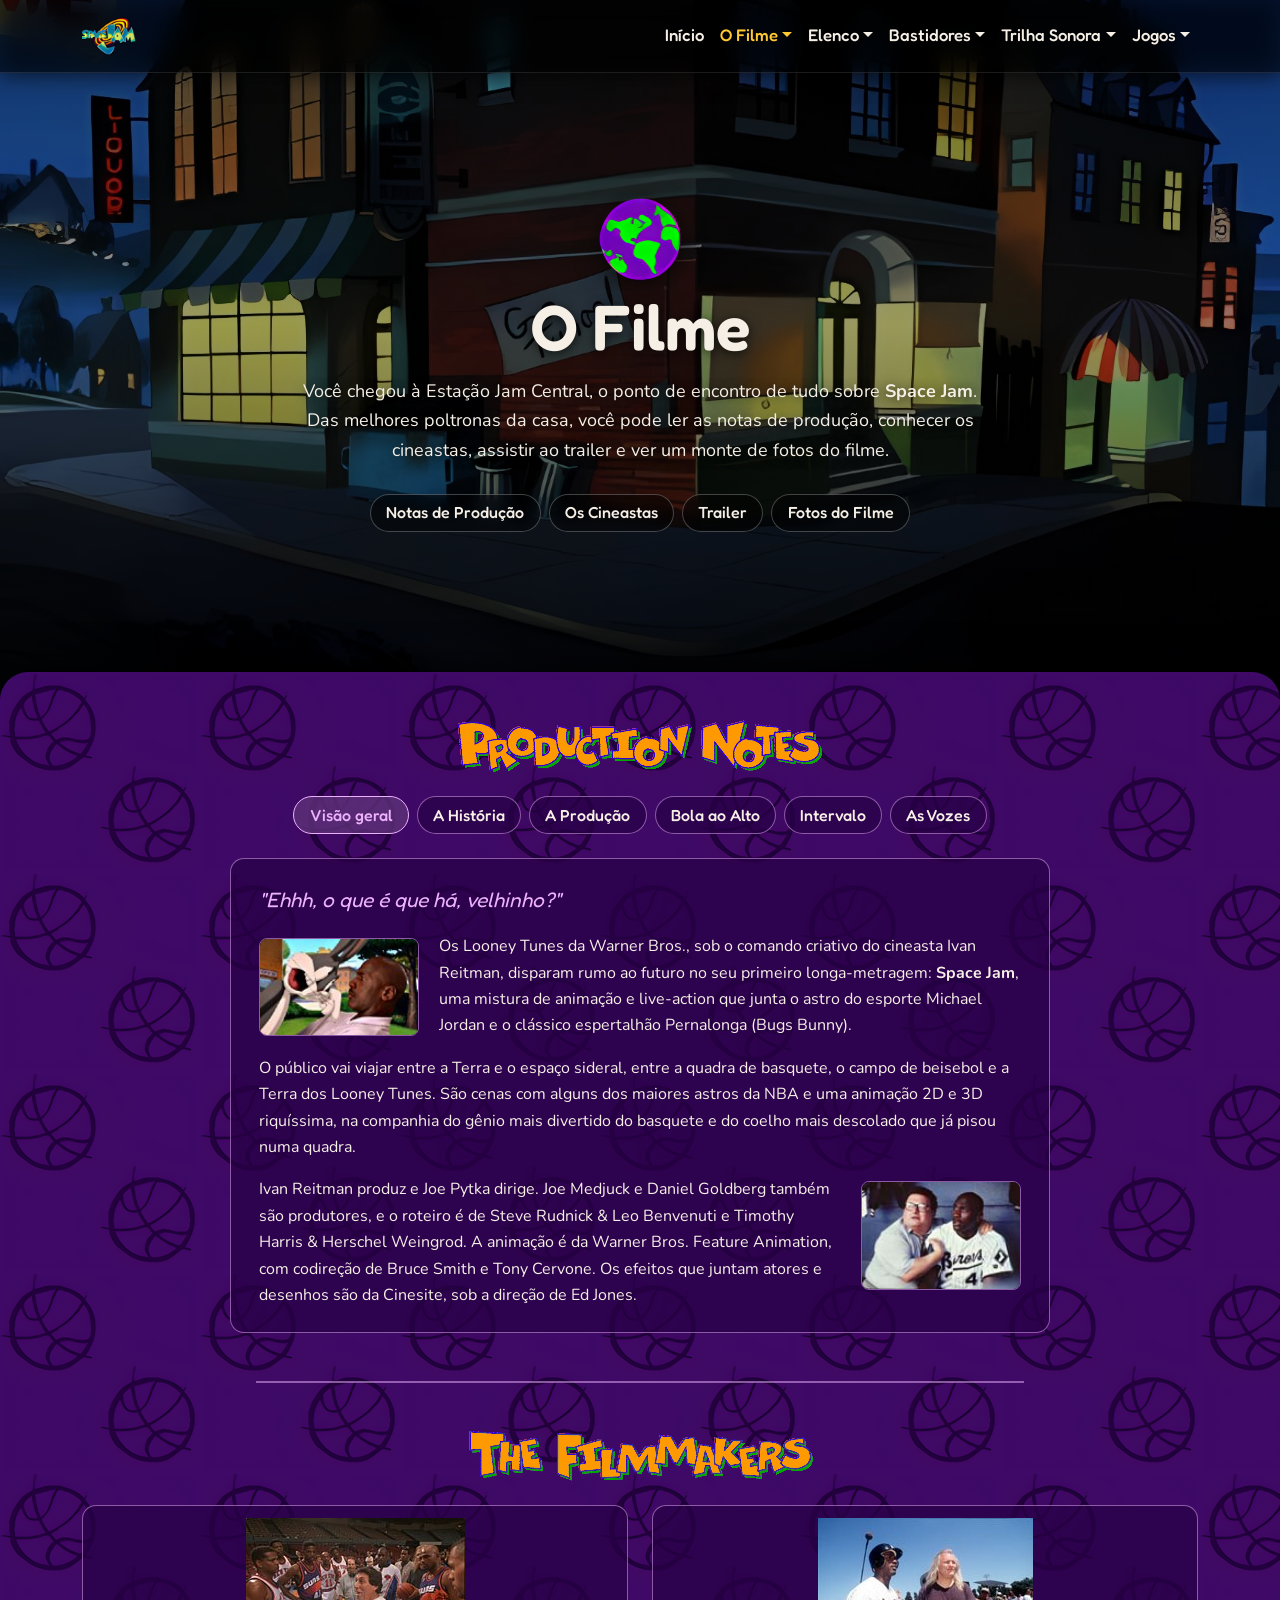
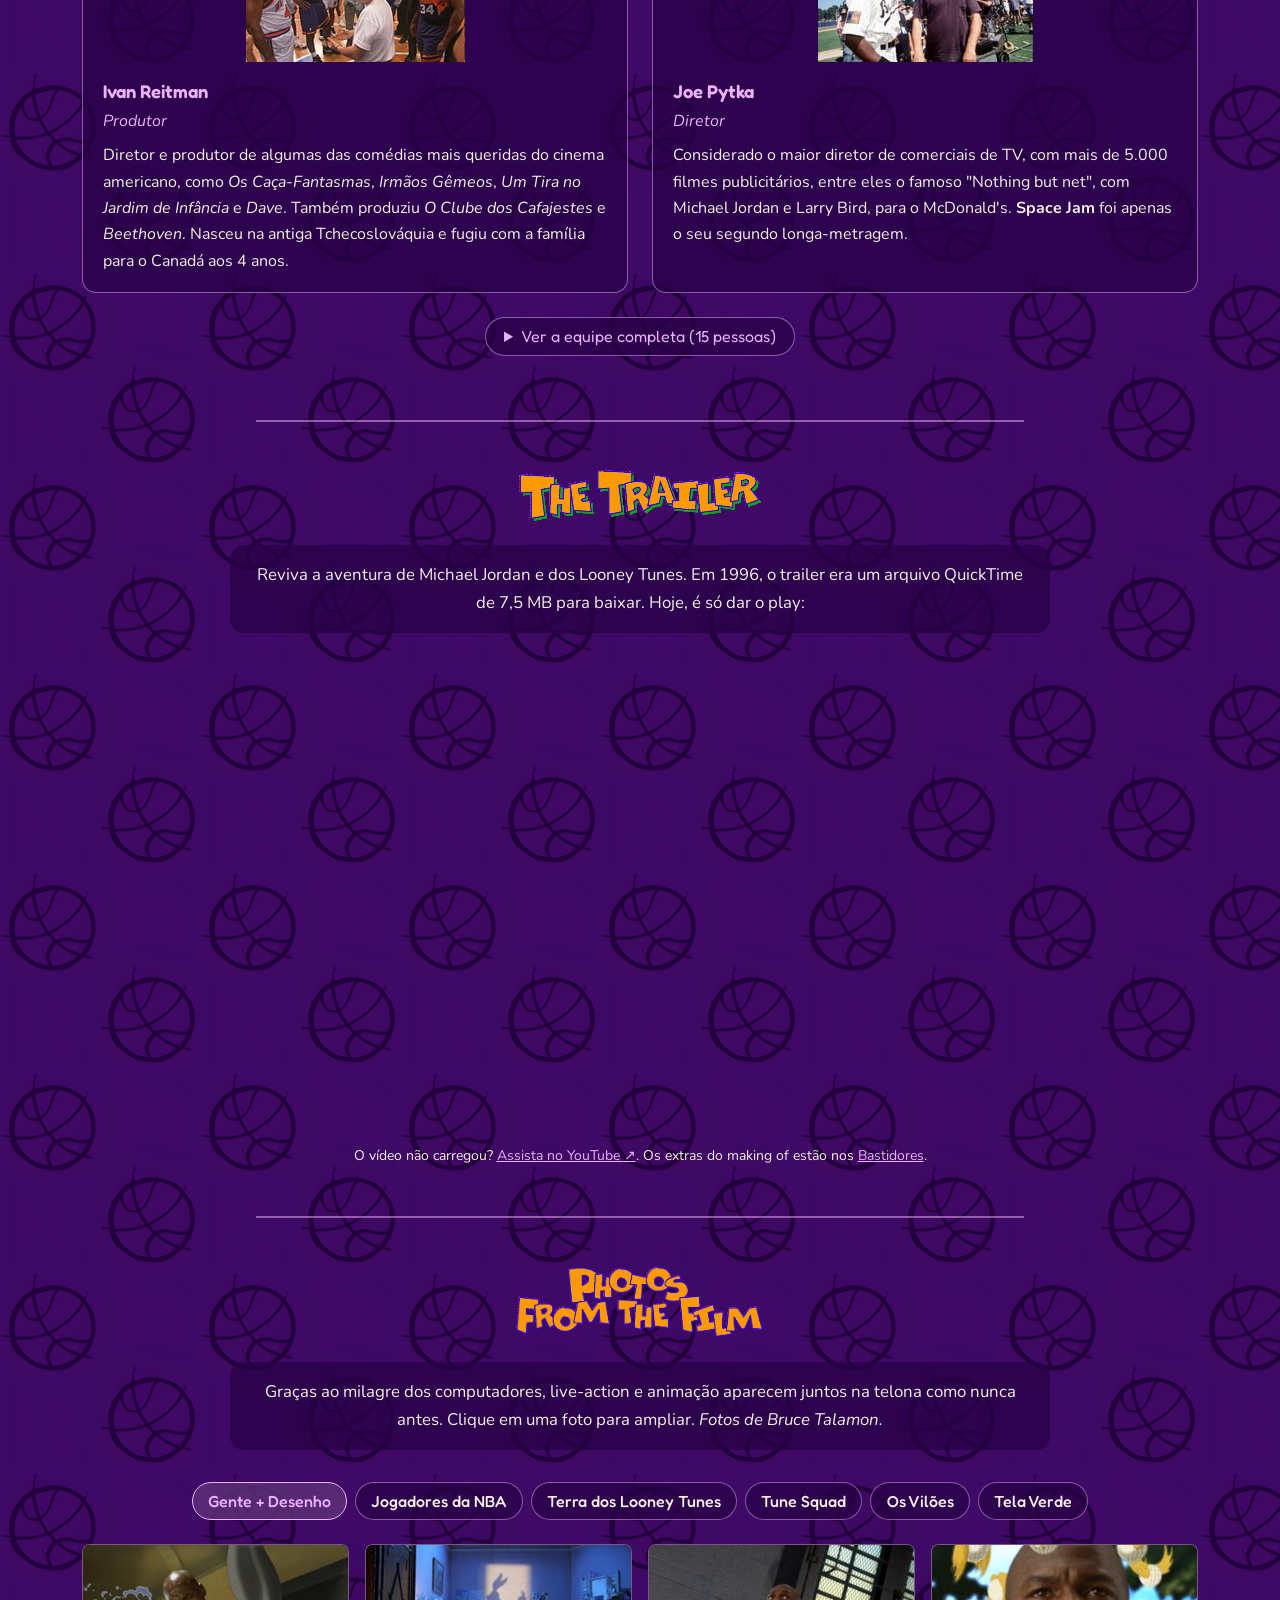
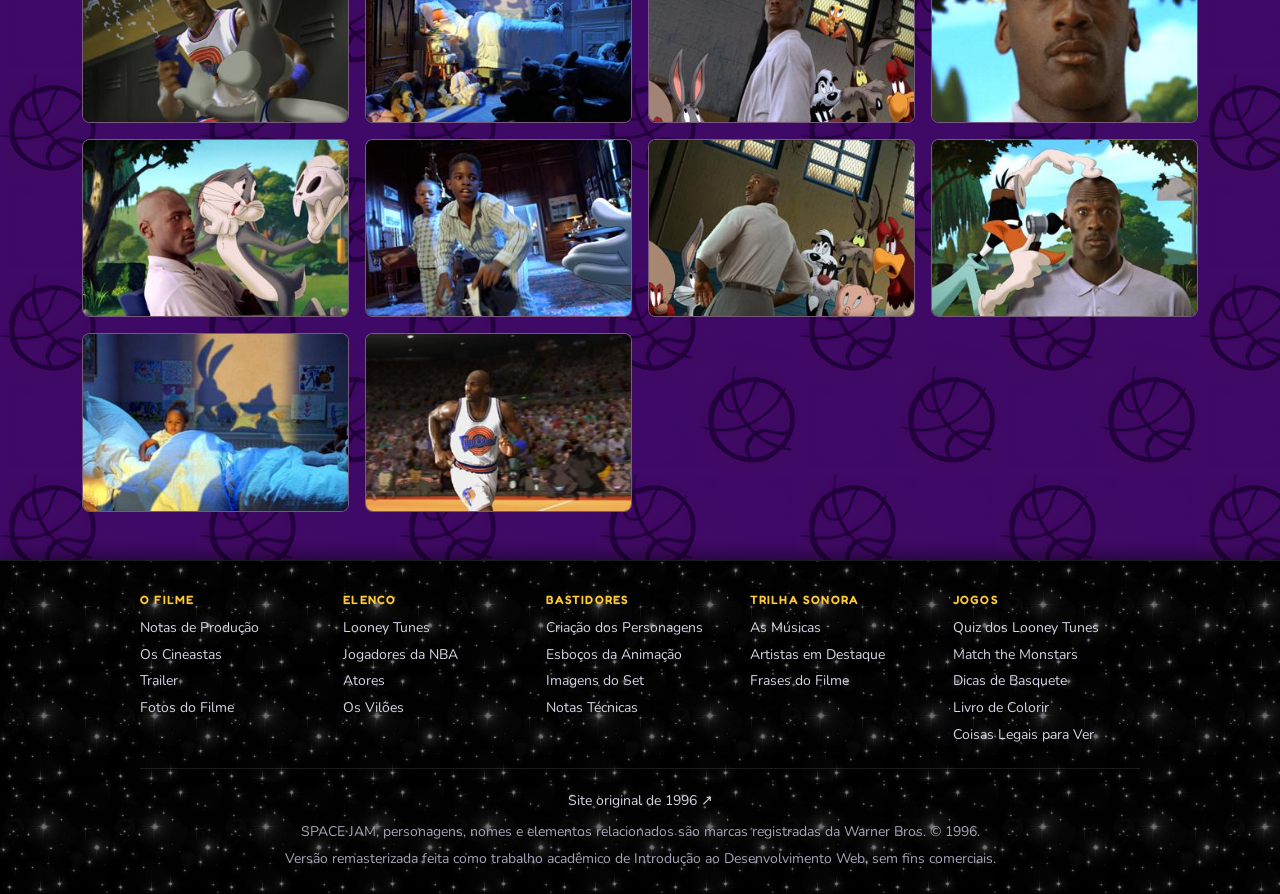
<file: filme.html>
<!DOCTYPE html>
<html lang="pt-BR">

<head>
  <meta charset="UTF-8">
  <meta name="viewport" content="width=device-width, initial-scale=1">
  <title>Jam Central | Space Jam</title>
  <meta name="description" content="Jam Central: notas de produção, cineastas, trailer e fotos de Space Jam (1996).">
  <link rel="icon" href="img/comum/littlelogo.png">
  <!-- Bootstrap 5 (CSS), salvo no projeto: funciona sem internet -->
  <link href="css/bootstrap.min.css" rel="stylesheet">
  <!-- Estilo do site: vem depois do Bootstrap para poder sobrescrever -->
  <link href="css/style.css" rel="stylesheet">
</head>

<!-- Tema da Jam Central (cores no css/style.css, seção 1) -->
<body class="tema-jamcentral">

  <!-- ==================== MENU (igual em todas as páginas) ====================
       Se mudar o menu, mude em TODAS as páginas (no VS Code: Ctrl+Shift+H).
       Na página atual, o link da seção recebe class="active". -->
  <nav class="navbar navbar-expand-lg navbar-dark navbar-sj sticky-top">
    <div class="container">
      <a class="navbar-brand" href="index.html">
        <img src="img/comum/littlelogo.png" alt="Space Jam: voltar ao início" width="70" height="60">
      </a>
      <button class="navbar-toggler" type="button" data-bs-toggle="collapse" data-bs-target="#menu-principal"
        aria-controls="menu-principal" aria-expanded="false" aria-label="Abrir menu">
        <span class="navbar-toggler-icon"></span>
      </button>
      <div class="collapse navbar-collapse" id="menu-principal">
        <ul class="navbar-nav ms-auto">
          <li class="nav-item"><a class="nav-link" href="index.html">Início</a></li>
          <li class="nav-item dropdown">
            <a class="nav-link dropdown-toggle active" aria-current="page" href="#" role="button" data-bs-toggle="dropdown" aria-expanded="false">O Filme</a>
            <ul class="dropdown-menu">
              <li><h6 class="dropdown-header">Jam Central</h6></li>
              <li><a class="dropdown-item" href="filme.html">Visão geral</a></li>
              <li><hr class="dropdown-divider"></li>
              <li><a class="dropdown-item" href="filme.html#producao">Notas de Produção</a></li>
              <li><a class="dropdown-item" href="filme.html#cineastas">Os Cineastas</a></li>
              <li><a class="dropdown-item" href="filme.html#trailer">Trailer</a></li>
              <li><a class="dropdown-item" href="filme.html#fotos">Fotos do Filme</a></li>
            </ul>
          </li>
          <li class="nav-item dropdown">
            <a class="nav-link dropdown-toggle" href="#" role="button" data-bs-toggle="dropdown" aria-expanded="false">Elenco</a>
            <ul class="dropdown-menu">
              <li><h6 class="dropdown-header">The Lineup</h6></li>
              <li><a class="dropdown-item" href="elenco.html">Visão geral</a></li>
              <li><hr class="dropdown-divider"></li>
              <li><a class="dropdown-item" href="elenco.html#looney-tunes">Looney Tunes</a></li>
              <li><a class="dropdown-item" href="elenco.html#jogadores">Jogadores da NBA</a></li>
              <li><a class="dropdown-item" href="elenco.html#atores">Atores</a></li>
              <li><a class="dropdown-item" href="elenco.html#viloes">Os Vilões</a></li>
            </ul>
          </li>
          <li class="nav-item dropdown">
            <a class="nav-link dropdown-toggle" href="#" role="button" data-bs-toggle="dropdown" aria-expanded="false">Bastidores</a>
            <ul class="dropdown-menu">
              <li><h6 class="dropdown-header">Behind the Jam</h6></li>
              <li><a class="dropdown-item" href="bastidores.html">Visão geral</a></li>
              <li><hr class="dropdown-divider"></li>
              <li><a class="dropdown-item" href="bastidores.html#personagens">Criação dos Personagens</a></li>
              <li><a class="dropdown-item" href="bastidores.html#esbocos">Esboços da Animação</a></li>
              <li><a class="dropdown-item" href="bastidores.html#making-of">Imagens do Set</a></li>
              <li><a class="dropdown-item" href="bastidores.html#tecnica">Notas Técnicas</a></li>
            </ul>
          </li>
          <li class="nav-item dropdown">
            <a class="nav-link dropdown-toggle" href="#" role="button" data-bs-toggle="dropdown" aria-expanded="false">Trilha Sonora</a>
            <ul class="dropdown-menu">
              <li><h6 class="dropdown-header">Lunar Tunes</h6></li>
              <li><a class="dropdown-item" href="trilha.html">Visão geral</a></li>
              <li><hr class="dropdown-divider"></li>
              <li><a class="dropdown-item" href="trilha.html#faixas">As Músicas</a></li>
              <li><a class="dropdown-item" href="trilha.html#destaques">Artistas em Destaque</a></li>
              <li><a class="dropdown-item" href="trilha.html#frases">Frases do Filme</a></li>
            </ul>
          </li>
          <li class="nav-item dropdown">
            <a class="nav-link dropdown-toggle" href="#" role="button" data-bs-toggle="dropdown" aria-expanded="false">Jogos</a>
            <ul class="dropdown-menu dropdown-menu-lg-end">
              <li><h6 class="dropdown-header">Junior Jam</h6></li>
              <li><a class="dropdown-item" href="jogos.html">Visão geral</a></li>
              <li><hr class="dropdown-divider"></li>
              <li><a class="dropdown-item" href="jogos.html#quiz">Quiz dos Looney Tunes</a></li>
              <li><a class="dropdown-item" href="jogos.html#monstars">Match the Monstars</a></li>
              <li><a class="dropdown-item" href="jogos.html#dicas">Dicas de Basquete</a></li>
              <li><a class="dropdown-item" href="jogos.html#colorir">Livro de Colorir</a></li>
              <li><a class="dropdown-item" href="jogos.html#fotos">Coisas Legais para Ver</a></li>
            </ul>
          </li>
        </ul>
      </div>
    </div>
  </nav>

  <!-- ==================== CAPA ====================
       Cenário do filme (--capa do tema, css/style.css), planeta, título,
       texto e atalhos para as seções desta página. -->
  <header class="capa">
    <div class="container capa-conteudo">
      <img src="img/home/icone-jamcentral.png" class="capa-planeta" alt="" width="54" height="54">
      <h1 class="capa-titulo">O Filme</h1>
      <p class="capa-texto">
        Você chegou à Estação Jam Central, o ponto de encontro de tudo sobre <b>Space Jam</b>.
        Das melhores poltronas da casa, você pode ler as notas de produção, conhecer os cineastas,
        assistir ao trailer e ver um monte de fotos do filme.
      </p>
      <ul class="subnav capa-atalhos">
        <li><a href="#producao">Notas de Produção</a></li>
        <li><a href="#cineastas">Os Cineastas</a></li>
        <li><a href="#trailer">Trailer</a></li>
        <li><a href="#fotos">Fotos do Filme</a></li>
      </ul>
    </div>
  </header>

  <main>

    <!-- ==================== NOTAS DE PRODUÇÃO ====================
         Uma aba para cada parte do texto (nav-pills do Bootstrap). -->
    <section id="producao" class="secao">
      <div class="container">
        <h2 class="titulo-secao">
          <img src="img/filme/b-prodnotes.gif" alt="Notas de Produção" width="364" height="52">
        </h2>

        <ul class="nav nav-pills nav-pills-sj" role="tablist">
          <li class="nav-item" role="presentation">
            <button class="nav-link active" data-bs-toggle="pill" data-bs-target="#notas-geral" type="button" role="tab">Visão geral</button>
          </li>
          <li class="nav-item" role="presentation">
            <button class="nav-link" data-bs-toggle="pill" data-bs-target="#notas-historia" type="button" role="tab">A História</button>
          </li>
          <li class="nav-item" role="presentation">
            <button class="nav-link" data-bs-toggle="pill" data-bs-target="#notas-producao" type="button" role="tab">A Produção</button>
          </li>
          <li class="nav-item" role="presentation">
            <button class="nav-link" data-bs-toggle="pill" data-bs-target="#notas-bola" type="button" role="tab">Bola ao Alto</button>
          </li>
          <li class="nav-item" role="presentation">
            <button class="nav-link" data-bs-toggle="pill" data-bs-target="#notas-intervalo" type="button" role="tab">Intervalo</button>
          </li>
          <li class="nav-item" role="presentation">
            <button class="nav-link" data-bs-toggle="pill" data-bs-target="#notas-vozes" type="button" role="tab">As Vozes</button>
          </li>
        </ul>

        <div class="tab-content caixa-texto">
          <div class="tab-pane fade clearfix show active" id="notas-geral" role="tabpanel">
            <p class="frase-destaque"><i>"Ehhh, o que é que há, velhinho?"</i></p>
            <img src="img/filme/producao/prod1.jpg" alt="Cena do filme" width="144" height="87" class="img-texto float-sm-start">
            <p>
              Os Looney Tunes da Warner Bros., sob o comando criativo do cineasta Ivan Reitman, disparam
              rumo ao futuro no seu primeiro longa-metragem: <b>Space Jam</b>, uma mistura de animação e
              live-action que junta o astro do esporte Michael Jordan e o clássico espertalhão Pernalonga
              (Bugs Bunny).
            </p>
            <p>
              O público vai viajar entre a Terra e o espaço sideral, entre a quadra de basquete, o campo de
              beisebol e a Terra dos Looney Tunes. São cenas com alguns dos maiores astros da NBA e uma
              animação 2D e 3D riquíssima, na companhia do gênio mais divertido do basquete e do coelho
              mais descolado que já pisou numa quadra.
            </p>
            <img src="img/filme/producao/prod2.jpg" alt="Cena do filme" width="144" height="97" class="img-texto float-sm-end">
            <p>
              Ivan Reitman produz e Joe Pytka dirige. Joe Medjuck e Daniel Goldberg também são produtores,
              e o roteiro é de Steve Rudnick &amp; Leo Benvenuti e Timothy Harris &amp; Herschel Weingrod.
              A animação é da Warner Bros. Feature Animation, com codireção de Bruce Smith e Tony Cervone.
              Os efeitos que juntam atores e desenhos são da Cinesite, sob a direção de Ed Jones.
            </p>
          </div>
          <div class="tab-pane fade clearfix" id="notas-historia" role="tabpanel">
            <img src="img/filme/producao/prod3.jpg" alt="Cena do filme" width="144" height="96" class="img-texto float-sm-start">
            <p>
              O Pernalonga meteu a si mesmo e seus amigos numa enrascada. Os Nerdlucks, uma gangue de
              pequenos alienígenas rabugentos, pousaram na Terra a mando do chefe, o cruel Swackhammer
              (voz de Danny DeVito). O plano deles é sequestrar os Looney Tunes e levá-los para o Moron
              Mountain, o parque de diversões falido de Swackhammer.
            </p>
            <p>
              O Pernalonga desafia os pequenos e fracos alienígenas para uma partida de basquete decisiva:
              se os Looney Tunes vencerem, ficam na Terra. Se perderem, vão parar nas mãos de Swackhammer.
            </p>
            <img src="img/filme/producao/prod4.jpg" alt="Cena do filme" width="144" height="86" class="img-texto float-sm-end">
            <p>
              Os aliens aceitam o desafio rápido demais. O Pernalonga ainda não sabe que os Nerdlucks
              conseguem "absorver" habilidades. Eles roubam o talento de astros da NBA como Charles Barkley,
              Patrick Ewing, Muggsy Bogues, Larry Johnson e Shawn Bradley e se transformam nos gigantescos
              e poderosos <b>Monstars</b>!
            </p>
            <p>
              O Pernalonga precisa de ajuda séria. Mas os melhores jogadores de basquete estão todos perdendo
              o talento... Bom, tem um jogador de beisebol que ele conhece.
            </p>
            <img src="img/filme/producao/prod5.jpg" alt="Cena do filme" width="144" height="96" class="img-texto float-sm-start">
            <p>
              Michael Jordan tinha se aposentado do basquete para jogar beisebol, com sucesso limitado.
              Os Looney Tunes o capturam num campo de golfe, levam-no para a Terra dos Looney Tunes e
              explicam o problema do seu jeitinho. Ele topa entrar no time (e o que mais poderia fazer?
              Eles não o deixam voltar para casa!).
            </p>
            <p>
              A missão é enorme: o Eufrazino sai atirando para todo lado, o Taz não obedece a ninguém,
              o Coiote continua atrás do Papa-Léguas e o caos toma conta de tudo. Até que aparece a mais
              nova integrante do Tune Squad: <b>Lola Bunny</b>, craque das enterradas e a "coelha dos
              sonhos" do apaixonado Pernalonga.
            </p>
            <p>
              Michael Jordan interpreta a si mesmo e contracena com Wayne Knight (de <i>Seinfeld</i>), como o
              assessor de imprensa Stan Podolak, e com Theresa Randle, como Juanita, esposa de Jordan.
            </p>
          </div>
          <div class="tab-pane fade clearfix" id="notas-producao" role="tabpanel">
            <p>
              Nenhuma turma de desenhos combina tanto com uma aventura esportiva maluca quanto os Looney
              Tunes, famosos há mais de meio século pela energia frenética e pelo humor inspirado.
            </p>
            <p>
              A ideia veio de David Falk, advogado e empresário de Michael Jordan, e do seu sócio Ken Ross,
              que propuseram à Warner Bros. um filme juntando Jordan e os Looney Tunes. O estúdio procurava
              havia tempos um longa para os personagens e adorou a ideia.
            </p>
            <img src="img/filme/producao/prod6.jpg" alt="Cena do filme" width="180" height="120" class="img-texto float-sm-start">
            <p>
              Para comandar o projeto, a Warner escolheu Ivan Reitman, responsável por algumas das comédias
              de maior sucesso da época.
            </p>
            <p class="citacao">
              "Os Looney Tunes, com a sua tradição de irreverência desde os anos 1940, sempre foram desenhos
              feitos para adultos. As crianças adoram, mas o humor deles sempre foi mais louco e moderno do
              que qualquer outro. Eu queria recuperar essa tradição com uma história para o público de hoje."
              (Ivan Reitman)
            </p>
            <p>
              Reitman encomendou o roteiro e montou a equipe: os produtores Joe Medjuck e Daniel Goldberg e o
              diretor Joe Pytka, premiado pelo trabalho pioneiro misturando live-action e animação. Em um ano,
              as filmagens começaram nos estúdios da Warner em Burbank, na Califórnia.
            </p>
          </div>
          <div class="tab-pane fade clearfix" id="notas-bola" role="tabpanel">
            <img src="img/filme/producao/prod7.jpg" alt="Cena do filme" width="215" height="143" class="img-texto float-sm-end">
            <p>
              Organizar as filmagens foi o primeiro desafio. Era preciso respeitar a temporada de Jordan no
              Chicago Bulls e ainda dar tempo aos animadores para criar os personagens que contracenariam com
              atores já filmados.
            </p>
            <p>
              O Stage 22 da Warner virou um enorme cenário de "tela verde". Ali, diante de paredes com uma
              grade desenhada para marcar a posição dos futuros personagens, Jordan jogou basquete com os
              colegas desenhados e contra os Monstars.
            </p>
            <img src="img/filme/producao/prod8.jpg" alt="Cena do filme" width="97" height="144" class="img-texto retrato float-sm-start">
            <p>
              Dois terços das 60 diárias de filmagem aconteceram nesse estúdio, onde Jordan, Bill Murray e
              Wayne Knight eram os únicos atores "de verdade". Para guiar o olhar e as reações dos astros,
              atores vestidos de verde da cabeça aos pés ocupavam o lugar dos Looney Tunes e dos Monstars.
              Depois, eles sumiam na montagem.
            </p>
            <p>
              Animadores ficavam no set o tempo todo: o diretor podia imprimir um quadro do filme e pedir que
              um animador desenhasse ali o personagem. Assim, dava para ter uma ideia da cena pronta meses
              antes.
            </p>
            <img src="img/filme/producao/prod9.jpg" alt="Cena do filme" width="144" height="95" class="img-texto float-sm-end">
            <p>
              Fora do estúdio, as locações incluíram o Blair Field, em Long Beach, para as cenas de Jordan no
              time de beisebol Birmingham Barons, e o Lake Arrowhead Country Club, onde Jordan joga golfe com
              Bill Murray e Larry Bird antes de ser "sugado" para a Terra dos Looney Tunes.
            </p>
          </div>
          <div class="tab-pane fade clearfix" id="notas-intervalo" role="tabpanel">
            <p>
              Terminadas as filmagens, o foco passou para a animação e os efeitos visuais. Estúdios nos Estados
              Unidos, no Canadá e no Reino Unido trabalharam por cerca de mais 12 meses, combinando animação
              tradicional, computação gráfica (CGI) e efeitos especiais.
            </p>
            <p>
              Tudo começava do jeito clássico, com lápis e papel. Os layouts desenhados à mão viravam cenários
              pintados; depois vinham a animação bruta, a limpeza dos traços e a animação de efeitos (sombras,
              brilhos e objetos). Por fim, tudo era escaneado e pintado no computador.
            </p>
            <p class="citacao">
              "Criamos dois universos de cor: cores primárias para os Looney Tunes e cores secundárias para os
              Monstars e o parque Moron Mountain. No total, fizemos entre 300 e 400 cenários."
              (Bill Perkins, diretor de arte da animação)
            </p>
            <img src="img/filme/producao/prod10.jpg" alt="Cena do filme" width="180" height="121" class="img-texto float-sm-start">
            <p>
              Na Cinesite, o material era digitalizado e combinado às cenas filmadas. Para a cena em que Stan
              é inflado pelos Looney Tunes, o rosto de Wayne Knight foi escaneado em 3D. Já a torcida do jogo
              mistura personagens desenhados, personagens em 3D e pessoas reais usando máscaras.
            </p>
          </div>
          <div class="tab-pane fade clearfix" id="notas-vozes" role="tabpanel">
            <p>
              Reitman escalou atores com talento para comédia e improviso para dar vida aos personagens, à
              altura do lendário Mel Blanc:
            </p>
            <ul>
              <li><b>Billy West</b>: Pernalonga e Hortelino Troca-Letras</li>
              <li><b>Dee Bradley Baker</b>: Patolino, Taz e Bull</li>
              <li><b>Bob Bergen</b>: Bertie, Hubie, Marvin, o Marciano, Gaguinho, Ligeirinho e Piu-Piu</li>
              <li><b>Bill Farmer</b>: Frajola, Eufrazino Puxa-Briga e Frangolino</li>
              <li><b>Kath Soucie</b>: Lola Bunny</li>
              <li><b>Danny DeVito</b>: Swackhammer</li>
            </ul>
            <p class="citacao">
              "Foi uma mistura do velho e do novo que, acredito, vai aumentar o encanto eterno da animação
              como entretenimento." (Ivan Reitman)
            </p>
          </div>
        </div>
      </div>
    </section>

    <!-- ==================== OS CINEASTAS ==================== -->
    <section id="cineastas" class="secao">
      <div class="container">
        <h2 class="titulo-secao">
          <img src="img/filme/b-filmmakers.gif" alt="Os Cineastas" width="345" height="50">
        </h2>

        <!-- Destaques: produtor e diretor -->
        <div class="row g-4 mb-4">
          <div class="col-12 col-md-6">
            <div class="card card-sj">
              <img src="img/filme/cineastas/reitman.jpg" class="card-imagem" alt="Ivan Reitman no set" width="219" height="144">
              <div class="card-body">
                <h3 class="card-title h4">Ivan Reitman</h3>
                <p class="card-subtitle mb-2">Produtor</p>
                <p class="card-text">
                  Diretor e produtor de algumas das comédias mais queridas do cinema americano, como
                  <i>Os Caça-Fantasmas</i>, <i>Irmãos Gêmeos</i>, <i>Um Tira no Jardim de Infância</i> e
                  <i>Dave</i>. Também produziu <i>O Clube dos Cafajestes</i> e <i>Beethoven</i>. Nasceu na
                  antiga Tchecoslováquia e fugiu com a família para o Canadá aos 4 anos.
                </p>
              </div>
            </div>
          </div>
          <div class="col-12 col-md-6">
            <div class="card card-sj">
              <img src="img/filme/cineastas/pytka.jpg" class="card-imagem" alt="Joe Pytka com Michael Jordan" width="215" height="144">
              <div class="card-body">
                <h3 class="card-title h4">Joe Pytka</h3>
                <p class="card-subtitle mb-2">Diretor</p>
                <p class="card-text">
                  Considerado o maior diretor de comerciais de TV, com mais de 5.000 filmes publicitários,
                  entre eles o famoso "Nothing but net", com Michael Jordan e Larry Bird, para o McDonald's.
                  <b>Space Jam</b> foi apenas o seu segundo longa-metragem.
                </p>
              </div>
            </div>
          </div>
        </div>

        <!-- Restante da equipe: abre e fecha sem JavaScript (<details>) -->
        <details class="equipe">
          <summary>Ver a equipe completa (15 pessoas)</summary>
          <div class="caixa-texto">
            <div class="table-responsive">
              <table class="table table-sj table-striped table-hover align-middle">
                <thead>
                  <tr>
                    <th scope="col">Nome</th>
                    <th scope="col">Função</th>
                    <th scope="col">Você talvez conheça por...</th>
                  </tr>
                </thead>
                <tbody>
                  <tr><td>Joe Medjuck</td><td>Produtor</td><td>Parceiro de longa data de Reitman; produziu <i>Beethoven</i> e <i>Beethoven 2</i></td></tr>
                  <tr><td>Daniel Goldberg</td><td>Produtor</td><td>Roteirista de <i>Almôndegas</i> e <i>Recrutas da Pesada</i></td></tr>
                  <tr><td>David Falk</td><td>Produtor executivo</td><td>Advogado e empresário de Michael Jordan</td></tr>
                  <tr><td>Ken Ross</td><td>Produtor executivo</td><td>Criou a série de vídeos campeões de venda de Michael Jordan</td></tr>
                  <tr><td>Geoffrey Kirkland</td><td>Design de produção</td><td>Indicado ao Oscar por <i>Os Eleitos</i></td></tr>
                  <tr><td>Michael Chapman</td><td>Diretor de fotografia</td><td>Indicado ao Oscar por <i>Touro Indomável</i> e <i>O Fugitivo</i></td></tr>
                  <tr><td>Sheldon Kahn</td><td>Montador e coprodutor</td><td>Indicado ao Oscar por <i>Um Estranho no Ninho</i> e <i>Entre Dois Amores</i></td></tr>
                  <tr><td>Gordon Webb</td><td>Coprodutor</td><td>Trabalhou em <i>Dave</i>, <i>Irmãos Gêmeos</i> e <i>Os Caça-Fantasmas II</i></td></tr>
                  <tr><td>Curtis Polk</td><td>Coprodutor</td><td>Negociou quatro dos cinco maiores contratos da NBA até 1996</td></tr>
                  <tr><td>James Newton Howard</td><td>Música</td><td>Indicado ao Oscar por <i>O Príncipe das Marés</i> e <i>O Fugitivo</i></td></tr>
                  <tr><td>Bruce Smith</td><td>Codiretor de animação</td><td>Animador de <i>Uma Cilada para Roger Rabbit</i></td></tr>
                  <tr><td>Tony Cervone</td><td>Codiretor de animação</td><td>Animador de <i>Tiny Toon Adventures</i> e <i>Animaniacs</i></td></tr>
                  <tr><td>Ron Tippe</td><td>Produtor de animação</td><td>Produziu o curta do Mickey <i>Runaway Brain</i>, indicado ao Oscar</td></tr>
                  <tr><td>Bill Perkins</td><td>Diretor de arte da animação</td><td>Diretor de arte de <i>Aladdin</i></td></tr>
                  <tr><td>Ed Jones</td><td>Efeitos visuais</td><td>Ganhou o Oscar por <i>Uma Cilada para Roger Rabbit</i>; fundou a Cinesite</td></tr>
                </tbody>
              </table>
            </div>
          </div>
        </details>
      </div>
    </section>

    <!-- ==================== TRAILER ==================== -->
    <section id="trailer" class="secao">
      <div class="container">
        <h2 class="titulo-secao">
          <img src="img/filme/b-trailer.gif" alt="O Trailer" width="242" height="51">
        </h2>
        <p class="intro">
          Reviva a aventura de Michael Jordan e dos Looney Tunes. Em 1996, o trailer era um arquivo
          QuickTime de 7,5 MB para baixar. Hoje, é só dar o play:
        </p>

        <!-- Para trocar o vídeo, mude só o código depois de /embed/ -->
        <div class="ratio ratio-16x9 mx-auto mb-3" style="max-width: var(--largura-leitura);">
          <iframe src="https://www.youtube.com/embed/oKNy-MWjkcU?rel=0"
            title="Trailer de Space Jam (1996)" allowfullscreen
            loading="lazy" referrerpolicy="strict-origin-when-cross-origin"
            allow="accelerometer; autoplay; clipboard-write; encrypted-media; gyroscope; picture-in-picture"></iframe>
        </div>
        <p class="text-center mb-0">
          <small>O vídeo não carregou? <a href="https://www.youtube.com/watch?v=oKNy-MWjkcU" target="_blank" rel="noopener">Assista no YouTube <span aria-hidden="true">↗</span></a>.
          Os extras do making of estão nos <a href="bastidores.html#making-of">Bastidores</a>.</small>
        </p>
      </div>
    </section>

    <!-- ==================== FOTOS DO FILME ====================
         Abas do Bootstrap (nav-pills). Cada foto é um link com data-lightbox:
         ao clicar, abre ampliada (js/script.js). A legenda é o "alt" da imagem. -->
    <section id="fotos" class="secao">
      <div class="container">
        <h2 class="titulo-secao">
          <img src="img/filme/b-photos.gif" alt="Fotos do Filme" width="302" height="88">
        </h2>
        <p class="intro">
          Graças ao milagre dos computadores, live-action e animação aparecem juntos na telona como
          nunca antes. Clique em uma foto para ampliar. <i>Fotos de Bruce Talamon.</i>
        </p>

        <ul class="nav nav-pills nav-pills-sj" role="tablist">
          <li class="nav-item" role="presentation">
            <button class="nav-link active" data-bs-toggle="pill" data-bs-target="#fotos-liveanim" type="button" role="tab">Gente + Desenho</button>
          </li>
          <li class="nav-item" role="presentation">
            <button class="nav-link" data-bs-toggle="pill" data-bs-target="#fotos-nba" type="button" role="tab">Jogadores da NBA</button>
          </li>
          <li class="nav-item" role="presentation">
            <button class="nav-link" data-bs-toggle="pill" data-bs-target="#fotos-tuneland" type="button" role="tab">Terra dos Looney Tunes</button>
          </li>
          <li class="nav-item" role="presentation">
            <button class="nav-link" data-bs-toggle="pill" data-bs-target="#fotos-tunesquad" type="button" role="tab">Tune Squad</button>
          </li>
          <li class="nav-item" role="presentation">
            <button class="nav-link" data-bs-toggle="pill" data-bs-target="#fotos-monstars" type="button" role="tab">Os Vilões</button>
          </li>
          <li class="nav-item" role="presentation">
            <button class="nav-link" data-bs-toggle="pill" data-bs-target="#fotos-green" type="button" role="tab">Tela Verde</button>
          </li>
        </ul>

        <div class="tab-content">

          <!-- Live-action + animação -->
          <div class="tab-pane fade show active" id="fotos-liveanim" role="tabpanel">
            <div class="row g-3">
              <div class="col-6 col-md-4 col-lg-3"><a href="img/filme/fotos/liveanim1.jpg" class="foto" data-lightbox><img src="img/filme/fotos/liveanim1.jpg" alt="Pernalonga e Michael dividem uma garrafa d'água." loading="lazy"></a></div>
              <div class="col-6 col-md-4 col-lg-3"><a href="img/filme/fotos/liveanim2.jpg" class="foto" data-lightbox><img src="img/filme/fotos/liveanim2.jpg" alt="Pernalonga e Patolino andam escondidos pela casa de Michael Jordan." loading="lazy"></a></div>
              <div class="col-6 col-md-4 col-lg-3"><a href="img/filme/fotos/liveanim3.jpg" class="foto" data-lightbox><img src="img/filme/fotos/liveanim3.jpg" alt="O Tune Squad avalia os adversários." loading="lazy"></a></div>
              <div class="col-6 col-md-4 col-lg-3"><a href="img/filme/fotos/liveanim4.jpg" class="foto" data-lightbox><img src="img/filme/fotos/liveanim4.jpg" alt="Michael Jordan se recupera de uma pancada na cabeça, com um toque de animação clássica." loading="lazy"></a></div>
              <div class="col-6 col-md-4 col-lg-3"><a href="img/filme/fotos/liveanim5.jpg" class="foto" data-lightbox><img src="img/filme/fotos/liveanim5.jpg" alt="Michael Jordan assiste, sem saída, a um discurso do Pernalonga." loading="lazy"></a></div>
              <div class="col-6 col-md-4 col-lg-3"><a href="img/filme/fotos/liveanim6.jpg" class="foto" data-lightbox><img src="img/filme/fotos/liveanim6.jpg" alt="Pernalonga dá uma mãozinha aos filhos de Michael Jordan." loading="lazy"></a></div>
              <div class="col-6 col-md-4 col-lg-3"><a href="img/filme/fotos/liveanim7.jpg" class="foto" data-lightbox><img src="img/filme/fotos/liveanim7.jpg" alt="Michael e o resto do Tune Squad encaram os adversários." loading="lazy"></a></div>
              <div class="col-6 col-md-4 col-lg-3"><a href="img/filme/fotos/liveanim8.jpg" class="foto" data-lightbox><img src="img/filme/fotos/liveanim8.jpg" alt="Patolino faz um check-up rápido em Michael." loading="lazy"></a></div>
              <div class="col-6 col-md-4 col-lg-3"><a href="img/filme/fotos/liveanim9.jpg" class="foto" data-lightbox><img src="img/filme/fotos/liveanim9.jpg" alt="A filha de Michael Jordan é acordada por intrusos animados." loading="lazy"></a></div>
              <div class="col-6 col-md-4 col-lg-3"><a href="img/filme/fotos/jordan6.jpg" class="foto" data-lightbox><img src="img/filme/fotos/jordan6.jpg" alt="Jordan corre pela quadra enquanto personagens animados e a torcida assistem ao jogo." loading="lazy"></a></div>
            </div>
          </div>

          <!-- Jogadores da NBA -->
          <div class="tab-pane fade" id="fotos-nba" role="tabpanel">
            <div class="row g-3">
              <div class="col-6 col-md-4 col-lg-3"><a href="img/filme/fotos/nba1.jpg" class="foto" data-lightbox><img src="img/filme/fotos/nba1.jpg" alt="Os jogadores da NBA de Space Jam (da esquerda para a direita): Shawn Bradley, Charles Barkley, Patrick Ewing, Muggsy Bogues e Larry Johnson." loading="lazy"></a></div>
              <div class="col-6 col-md-4 col-lg-3"><a href="img/filme/fotos/nba2.jpg" class="foto" data-lightbox><img src="img/filme/fotos/nba2.jpg" alt="Charles Barkley perde para umas crianças num jogo de rua." loading="lazy"></a></div>
              <div class="col-6 col-md-4 col-lg-3"><a href="img/filme/fotos/nba3.jpg" class="foto" data-lightbox><img src="img/filme/fotos/nba3.jpg" alt="Os jogadores no hospital (da esquerda para a direita): Patrick Ewing, Larry Johnson, Shawn Bradley e Muggsy Bogues." loading="lazy"></a></div>
              <div class="col-6 col-md-4 col-lg-3"><a href="img/filme/fotos/nba4.jpg" class="foto" data-lightbox><img src="img/filme/fotos/nba4.jpg" alt="Charles Barkley reza." loading="lazy"></a></div>
              <div class="col-6 col-md-4 col-lg-3"><a href="img/filme/fotos/nba5.jpg" class="foto" data-lightbox><img src="img/filme/fotos/nba5.jpg" alt="Os jogadores da NBA de Space Jam: Larry Johnson, Patrick Ewing, Michael Jordan, Shawn Bradley, Charles Barkley e Muggsy Bogues (embaixo)." loading="lazy"></a></div>
              <div class="col-6 col-md-4 col-lg-3"><a href="img/filme/fotos/nba6.jpg" class="foto" data-lightbox><img src="img/filme/fotos/nba6.jpg" alt="Larry Bird dá a tacada inicial enquanto Michael Jordan, Bill Murray e Wayne Knight (como Stan) observam." loading="lazy"></a></div>
              <div class="col-6 col-md-4 col-lg-3"><a href="img/filme/fotos/nba7.jpg" class="foto" data-lightbox><img src="img/filme/fotos/nba7.jpg" alt="Uma médium conduz uma sessão espírita com Patrick Ewing, Shawn Bradley, Muggsy Bogues e Larry Johnson." loading="lazy"></a></div>
              <div class="col-6 col-md-4 col-lg-3"><a href="img/filme/fotos/nba8.jpg" class="foto" data-lightbox><img src="img/filme/fotos/nba8.jpg" alt="Jordan e Stan (Wayne Knight) se juntam a Charles Barkley, Patrick Ewing, Shawn Bradley, Muggsy Bogues e Larry Johnson." loading="lazy"></a></div>
              <div class="col-6 col-md-4 col-lg-3"><a href="img/filme/fotos/nba9.jpg" class="foto" data-lightbox><img src="img/filme/fotos/nba9.jpg" alt="Larry Bird (à esquerda) e Bill Murray assistem a um jogo." loading="lazy"></a></div>
              <div class="col-6 col-md-4 col-lg-3"><a href="img/filme/fotos/jordan5.jpg" class="foto" data-lightbox><img src="img/filme/fotos/jordan5.jpg" alt="Michael Jordan parte para o arremesso." loading="lazy"></a></div>
            </div>
          </div>

          <!-- Terra dos Looney Tunes -->
          <div class="tab-pane fade" id="fotos-tuneland" role="tabpanel">
            <div class="row g-3">
              <div class="col-6 col-md-4 col-lg-3"><a href="img/filme/fotos/tuneland1.jpg" class="foto" data-lightbox><img src="img/filme/fotos/tuneland1.jpg" alt="Pernalonga encolhido na sua cela." loading="lazy"></a></div>
              <div class="col-6 col-md-4 col-lg-3"><a href="img/filme/fotos/tuneland2.jpg" class="foto" data-lightbox><img src="img/filme/fotos/tuneland2.jpg" alt="Patolino sai da banheira direto para o palco." loading="lazy"></a></div>
              <div class="col-6 col-md-4 col-lg-3"><a href="img/filme/fotos/tuneland3.jpg" class="foto" data-lightbox><img src="img/filme/fotos/tuneland3.jpg" alt="Dr. Patolino tira todo mundo do caminho." loading="lazy"></a></div>
              <div class="col-6 col-md-4 col-lg-3"><a href="img/filme/fotos/tuneland4.jpg" class="foto" data-lightbox><img src="img/filme/fotos/tuneland4.jpg" alt="Taz atrapalha a entrega do correio." loading="lazy"></a></div>
              <div class="col-6 col-md-4 col-lg-3"><a href="img/filme/fotos/tuneland5.jpg" class="foto" data-lightbox><img src="img/filme/fotos/tuneland5.jpg" alt="Eufrazino enfrenta um Nerdluck." loading="lazy"></a></div>
              <div class="col-6 col-md-4 col-lg-3"><a href="img/filme/fotos/tuneland6.jpg" class="foto" data-lightbox><img src="img/filme/fotos/tuneland6.jpg" alt="Pernalonga explica o seu ponto de vista." loading="lazy"></a></div>
              <div class="col-6 col-md-4 col-lg-3"><a href="img/filme/fotos/tuneland7.jpg" class="foto" data-lightbox><img src="img/filme/fotos/tuneland7.jpg" alt="Os Looney Tunes mostram o placar." loading="lazy"></a></div>
              <div class="col-6 col-md-4 col-lg-3"><a href="img/filme/fotos/tuneland8.jpg" class="foto" data-lightbox><img src="img/filme/fotos/tuneland8.jpg" alt="Pernalonga fala dentro de um ouvido." loading="lazy"></a></div>
              <div class="col-6 col-md-4 col-lg-3"><a href="img/filme/fotos/tuneland9.jpg" class="foto" data-lightbox><img src="img/filme/fotos/tuneland9.jpg" alt="Dr. Patolino dá o seu selo de aprovação." loading="lazy"></a></div>
              <div class="col-6 col-md-4 col-lg-3"><a href="img/filme/fotos/jordan2.jpg" class="foto" data-lightbox><img src="img/filme/fotos/jordan2.jpg" alt="Jordan ganha uma lambida do seu cachorro." loading="lazy"></a></div>
            </div>
          </div>

          <!-- Tune Squad -->
          <div class="tab-pane fade" id="fotos-tunesquad" role="tabpanel">
            <div class="row g-3">
              <div class="col-6 col-md-4 col-lg-3"><a href="img/filme/fotos/tunesquad1.jpg" class="foto" data-lightbox><img src="img/filme/fotos/tunesquad1.jpg" alt="O Tune Squad e o seu jogador-técnico, Michael Jordan, se preparam para o jogo." loading="lazy"></a></div>
              <div class="col-6 col-md-4 col-lg-3"><a href="img/filme/fotos/tunesquad2.jpg" class="foto" data-lightbox><img src="img/filme/fotos/tunesquad2.jpg" alt="Gaguinho fica bravo." loading="lazy"></a></div>
              <div class="col-6 col-md-4 col-lg-3"><a href="img/filme/fotos/tunesquad3.jpg" class="foto" data-lightbox><img src="img/filme/fotos/tunesquad3.jpg" alt="Taz perde a compostura." loading="lazy"></a></div>
              <div class="col-6 col-md-4 col-lg-3"><a href="img/filme/fotos/tunesquad4.jpg" class="foto" data-lightbox><img src="img/filme/fotos/tunesquad4.jpg" alt="Patolino mostra que está com medo." loading="lazy"></a></div>
              <div class="col-6 col-md-4 col-lg-3"><a href="img/filme/fotos/tunesquad5.jpg" class="foto" data-lightbox><img src="img/filme/fotos/tunesquad5.jpg" alt="Marvin, o Marciano, é o juiz do jogo." loading="lazy"></a></div>
              <div class="col-6 col-md-4 col-lg-3"><a href="img/filme/fotos/tunesquad6.jpg" class="foto" data-lightbox><img src="img/filme/fotos/tunesquad6.jpg" alt="Sniffles é esmagado." loading="lazy"></a></div>
              <div class="col-6 col-md-4 col-lg-3"><a href="img/filme/fotos/tunesquad7.jpg" class="foto" data-lightbox><img src="img/filme/fotos/tunesquad7.jpg" alt="Eufrazino e Hortelino fazem mira." loading="lazy"></a></div>
              <div class="col-6 col-md-4 col-lg-3"><a href="img/filme/fotos/tunesquad8.jpg" class="foto" data-lightbox><img src="img/filme/fotos/tunesquad8.jpg" alt="Lola Bunny torce pelo time." loading="lazy"></a></div>
              <div class="col-6 col-md-4 col-lg-3"><a href="img/filme/fotos/tunesquad9.jpg" class="foto" data-lightbox><img src="img/filme/fotos/tunesquad9.jpg" alt="Piu-Piu morde a orelha do adversário Zilch." loading="lazy"></a></div>
              <div class="col-6 col-md-4 col-lg-3"><a href="img/filme/fotos/jordan3.jpg" class="foto" data-lightbox><img src="img/filme/fotos/jordan3.jpg" alt="Michael Jordan dá uma mãozinha na quadra." loading="lazy"></a></div>
            </div>
          </div>

          <!-- Os vilões -->
          <div class="tab-pane fade" id="fotos-monstars" role="tabpanel">
            <div class="row g-3">
              <div class="col-6 col-md-4 col-lg-3"><a href="img/filme/fotos/monstar1.jpg" class="foto" data-lightbox><img src="img/filme/fotos/monstar1.jpg" alt="Void, o Monstar, se aquece para o jogo." loading="lazy"></a></div>
              <div class="col-6 col-md-4 col-lg-3"><a href="img/filme/fotos/monstar2.jpg" class="foto" data-lightbox><img src="img/filme/fotos/monstar2.jpg" alt="Zilch, o Monstar, leva um tomate merecido." loading="lazy"></a></div>
              <div class="col-6 col-md-4 col-lg-3"><a href="img/filme/fotos/monstar3.jpg" class="foto" data-lightbox><img src="img/filme/fotos/monstar3.jpg" alt="Void, Zilch e Null se juntam contra o Piu-Piu. Não se preocupe, tudo acaba bem." loading="lazy"></a></div>
              <div class="col-6 col-md-4 col-lg-3"><a href="img/filme/fotos/monstar4.jpg" class="foto" data-lightbox><img src="img/filme/fotos/monstar4.jpg" alt="Void, o Nerdluck, no palco." loading="lazy"></a></div>
              <div class="col-6 col-md-4 col-lg-3"><a href="img/filme/fotos/monstar5.jpg" class="foto" data-lightbox><img src="img/filme/fotos/monstar5.jpg" alt="Zilch, o Monstar, num momento tenso." loading="lazy"></a></div>
              <div class="col-6 col-md-4 col-lg-3"><a href="img/filme/fotos/monstar6.jpg" class="foto" data-lightbox><img src="img/filme/fotos/monstar6.jpg" alt="Null, o Monstar, se prepara para o jogo." loading="lazy"></a></div>
              <div class="col-6 col-md-4 col-lg-3"><a href="img/filme/fotos/monstar7.jpg" class="foto" data-lightbox><img src="img/filme/fotos/monstar7.jpg" alt="Swackhammer, o chefe dos Monstars, dá uma bronca antes do jogo." loading="lazy"></a></div>
              <div class="col-6 col-md-4 col-lg-3"><a href="img/filme/fotos/monstar8.jpg" class="foto" data-lightbox><img src="img/filme/fotos/monstar8.jpg" alt="Os Monstars (da esquerda para a direita): Null, Void, Bupkus e Zilch." loading="lazy"></a></div>
              <div class="col-6 col-md-4 col-lg-3"><a href="img/filme/fotos/monstar9.jpg" class="foto" data-lightbox><img src="img/filme/fotos/monstar9.jpg" alt="Bupkus sorri para a câmera." loading="lazy"></a></div>
              <div class="col-6 col-md-4 col-lg-3"><a href="img/filme/fotos/jordan1.jpg" class="foto" data-lightbox><img src="img/filme/fotos/jordan1.jpg" alt="Michael Jordan no banco de reservas do beisebol." loading="lazy"></a></div>
            </div>
          </div>

          <!-- Tela verde -->
          <div class="tab-pane fade" id="fotos-green" role="tabpanel">
            <div class="row g-3">
              <div class="col-6 col-md-4 col-lg-3"><a href="img/filme/fotos/green1.jpg" class="foto" data-lightbox><img src="img/filme/fotos/green1.jpg" alt="Jordan dribla pela quadra de tela verde." loading="lazy"></a></div>
              <div class="col-6 col-md-4 col-lg-3"><a href="img/filme/fotos/green2.jpg" class="foto" data-lightbox><img src="img/filme/fotos/green2.jpg" alt="Jordan parte para a cesta numa cena de tela verde." loading="lazy"></a></div>
              <div class="col-6 col-md-4 col-lg-3"><a href="img/filme/fotos/green3.jpg" class="foto" data-lightbox><img src="img/filme/fotos/green3.jpg" alt="Jordan, com uniforme de beisebol, tira o boné." loading="lazy"></a></div>
              <div class="col-6 col-md-4 col-lg-3"><a href="img/filme/fotos/green4.jpg" class="foto" data-lightbox><img src="img/filme/fotos/green4.jpg" alt="Jordan joga contra homens vestidos de verde, que serão apagados na pós-produção e trocados por personagens animados." loading="lazy"></a></div>
              <div class="col-6 col-md-4 col-lg-3"><a href="img/filme/fotos/green5.jpg" class="foto" data-lightbox><img src="img/filme/fotos/green5.jpg" alt="Wayne Knight (Stan) e Michael Jordan diante da tela verde." loading="lazy"></a></div>
              <div class="col-6 col-md-4 col-lg-3"><a href="img/filme/fotos/green6.jpg" class="foto" data-lightbox><img src="img/filme/fotos/green6.jpg" alt="Jordan gravando cenas de tela verde." loading="lazy"></a></div>
              <div class="col-6 col-md-4 col-lg-3"><a href="img/filme/fotos/green7.jpg" class="foto" data-lightbox><img src="img/filme/fotos/green7.jpg" alt="Jordan joga contra homenzinhos verdes, que depois foram apagados e trocados por personagens animados." loading="lazy"></a></div>
              <div class="col-6 col-md-4 col-lg-3"><a href="img/filme/fotos/green8.jpg" class="foto" data-lightbox><img src="img/filme/fotos/green8.jpg" alt="Jordan reage a um personagem animado que não está ali de verdade." loading="lazy"></a></div>
              <div class="col-6 col-md-4 col-lg-3"><a href="img/filme/fotos/green9.jpg" class="foto" data-lightbox><img src="img/filme/fotos/green9.jpg" alt="Jordan sorri para um close diante da tela verde." loading="lazy"></a></div>
              <div class="col-6 col-md-4 col-lg-3"><a href="img/filme/fotos/jordan4.jpg" class="foto" data-lightbox><img src="img/filme/fotos/jordan4.jpg" alt="Michael Jordan e o seu carro." loading="lazy"></a></div>
            </div>
          </div>

        </div>
      </div>
    </section>

  </main>

  <!-- ==================== RODAPÉ (igual em todas as páginas) ==================== -->
  <footer class="rodape">
    <!-- Mapa do site: preenchido pelo js/script.js (parte 4) -->
    <nav id="mapa" class="mapa-rodape" aria-label="Mapa do site"></nav>
    <p class="mb-2">
      <a href="https://www.spacejam.com/1996/" target="_blank" rel="noopener">Site original de 1996 <span aria-hidden="true">↗</span></a>
    </p>
    <p class="mb-1">SPACE JAM, personagens, nomes e elementos relacionados são marcas registradas da Warner Bros. &copy; 1996.</p>
    <p class="mb-0">Versão remasterizada feita como trabalho acadêmico de Introdução ao Desenvolvimento Web, sem fins comerciais.</p>
  </footer>

  <button type="button" class="btn-topo" aria-label="Voltar ao topo">&#9650;</button>

  <!-- Janela do lightbox: mostra a foto ampliada (controlada pelo js/script.js) -->
  <div class="modal fade" id="lightbox" tabindex="-1" aria-label="Foto ampliada" aria-hidden="true">
    <div class="modal-dialog modal-dialog-centered modal-lg">
      <div class="modal-content">
        <div class="modal-header border-0 pb-0">
          <button type="button" class="btn-close btn-close-white ms-auto" data-bs-dismiss="modal" aria-label="Fechar"></button>
        </div>
        <div class="modal-body text-center">
          <img class="lightbox-imagem" alt="">
          <p class="lightbox-legenda mt-3 mb-0"></p>
        </div>
      </div>
    </div>
  </div>

  <!-- Bootstrap 5 (JS) e scripts do site -->
  <script src="js/bootstrap.bundle.min.js"></script>
  <script src="js/script.js"></script>
</body>

</html>
</file>
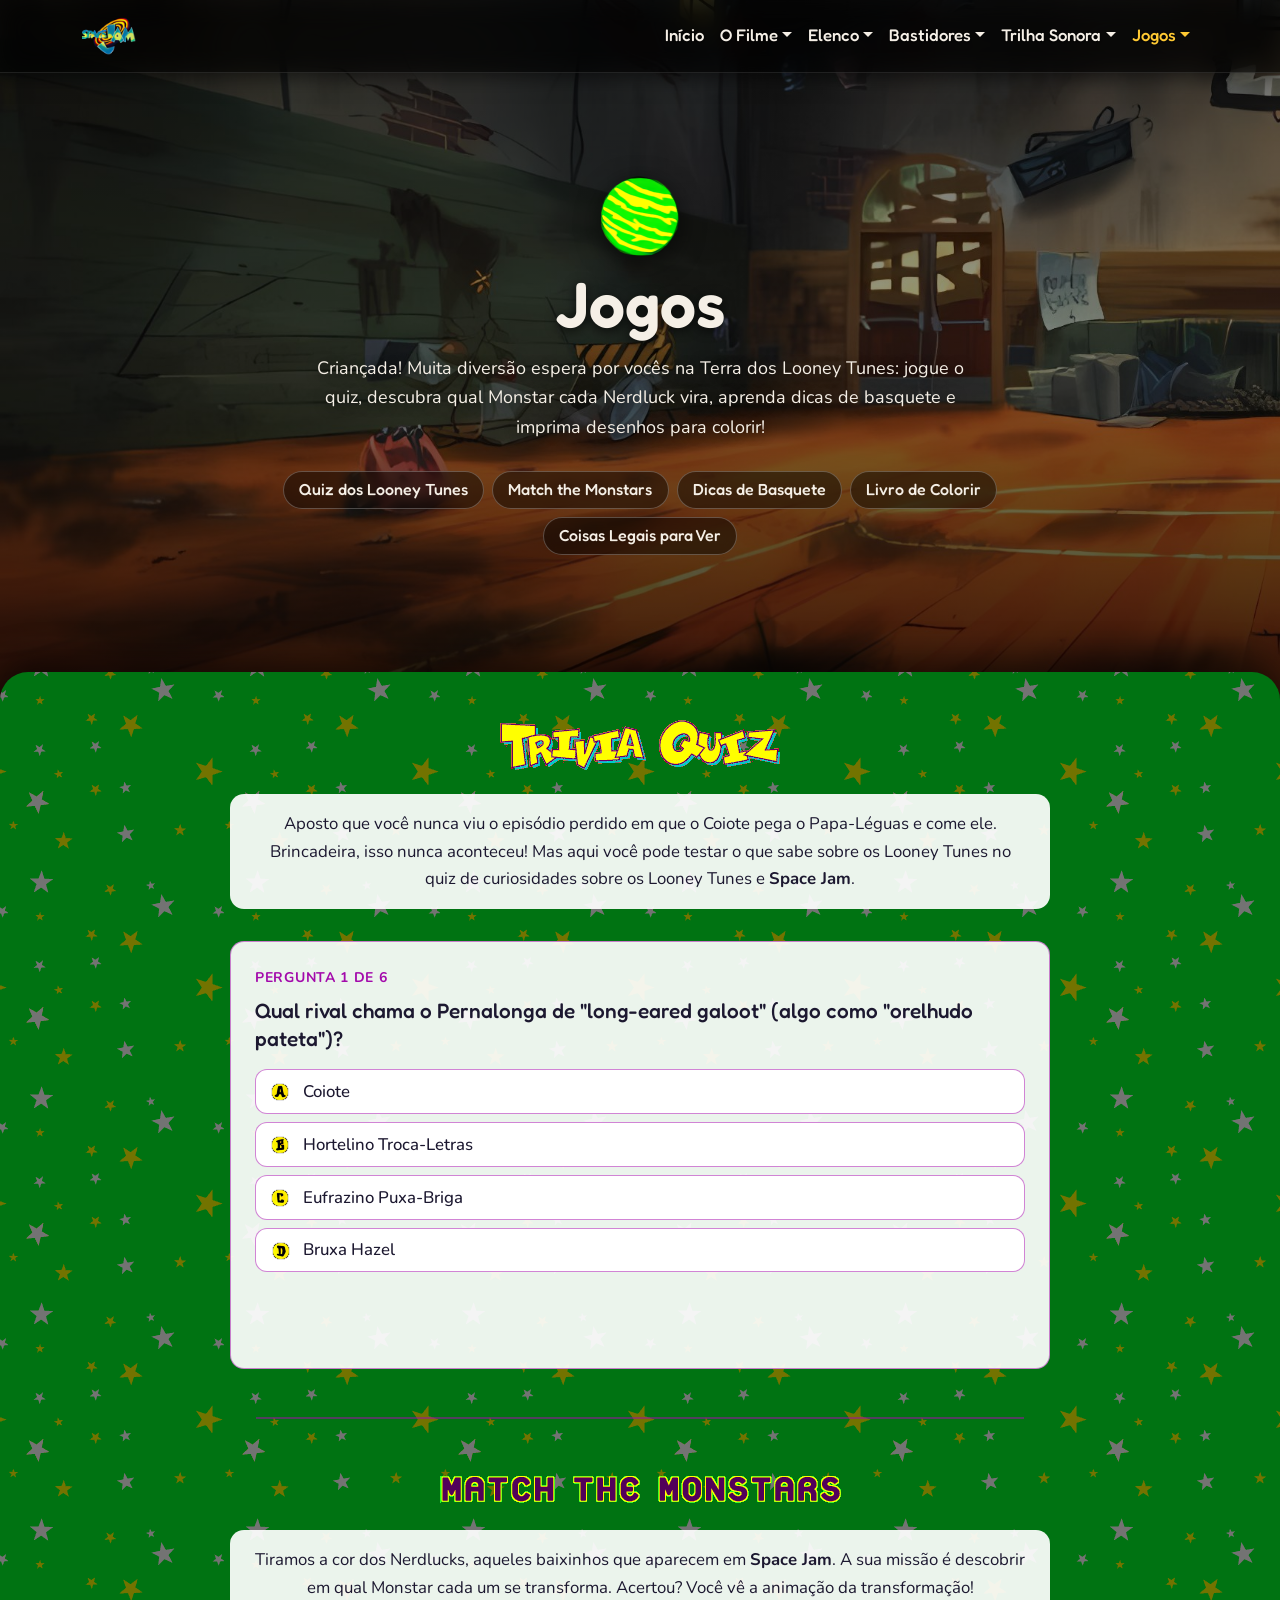
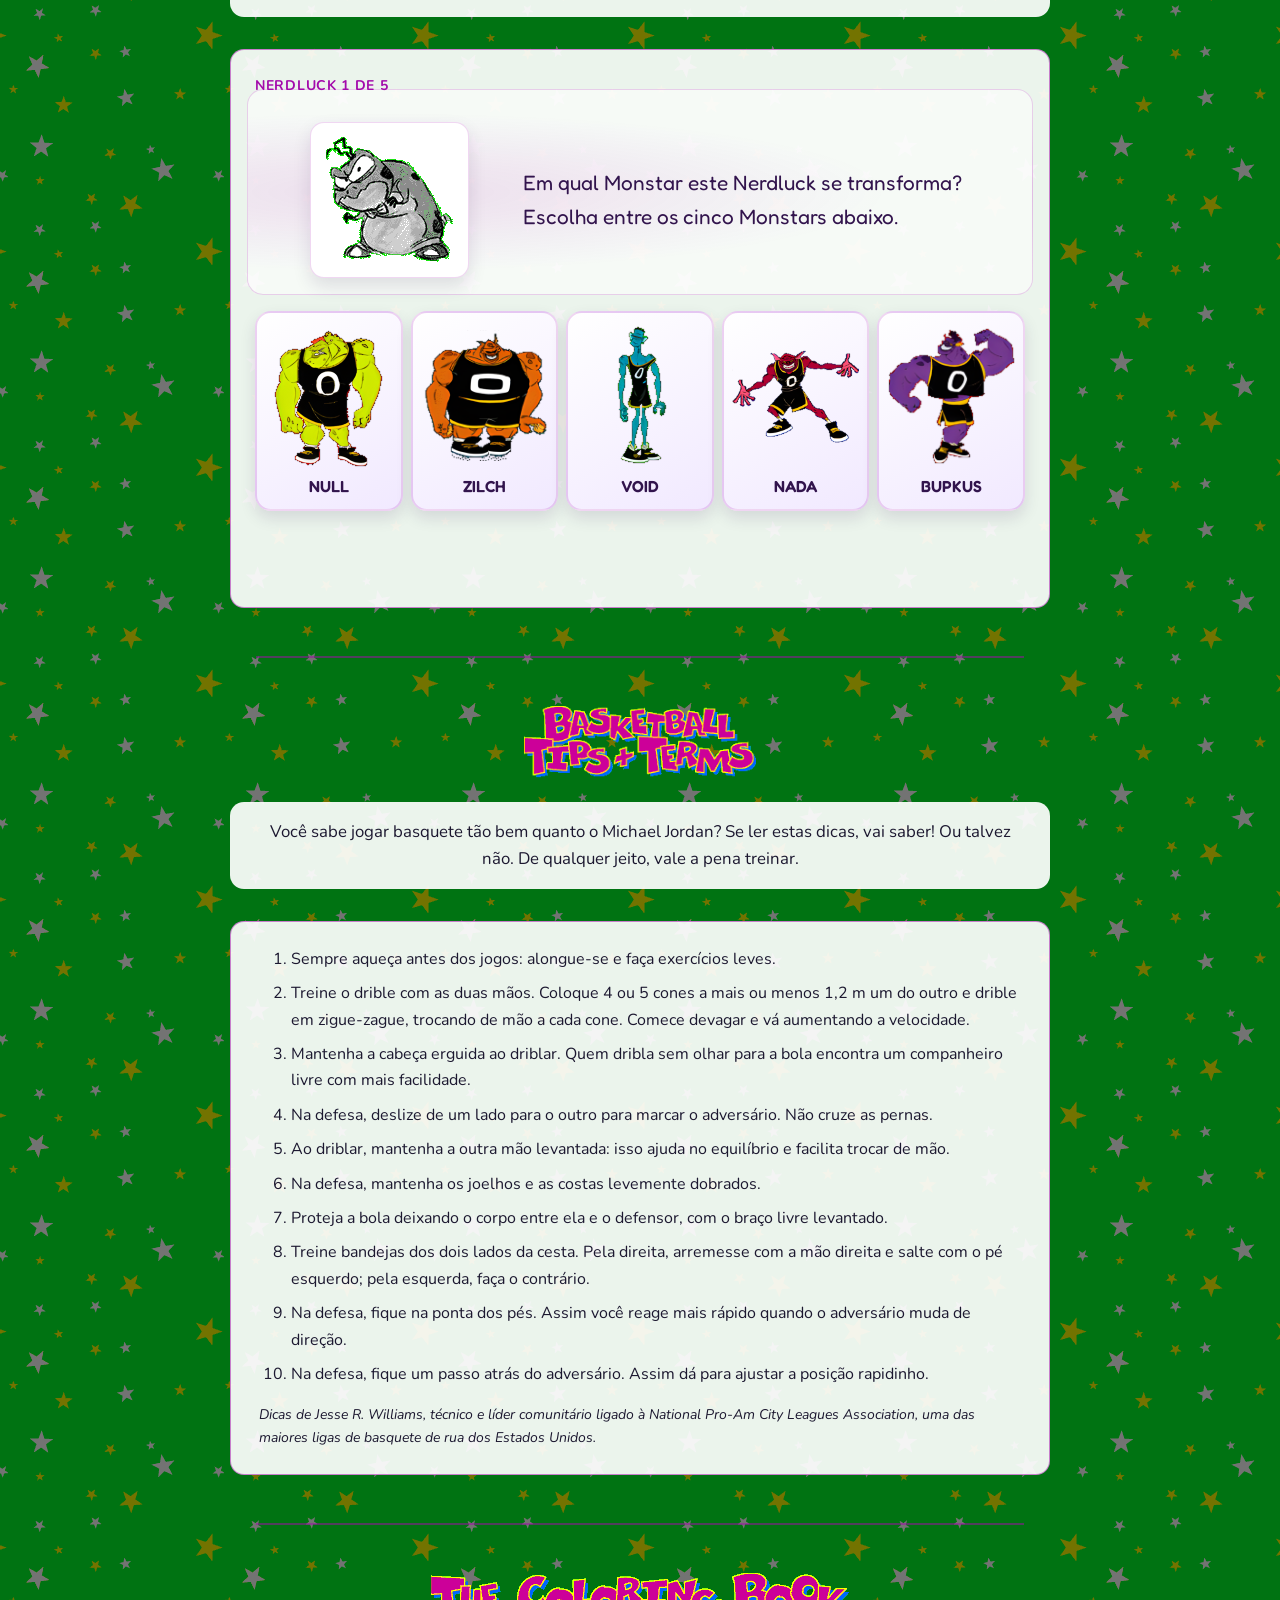
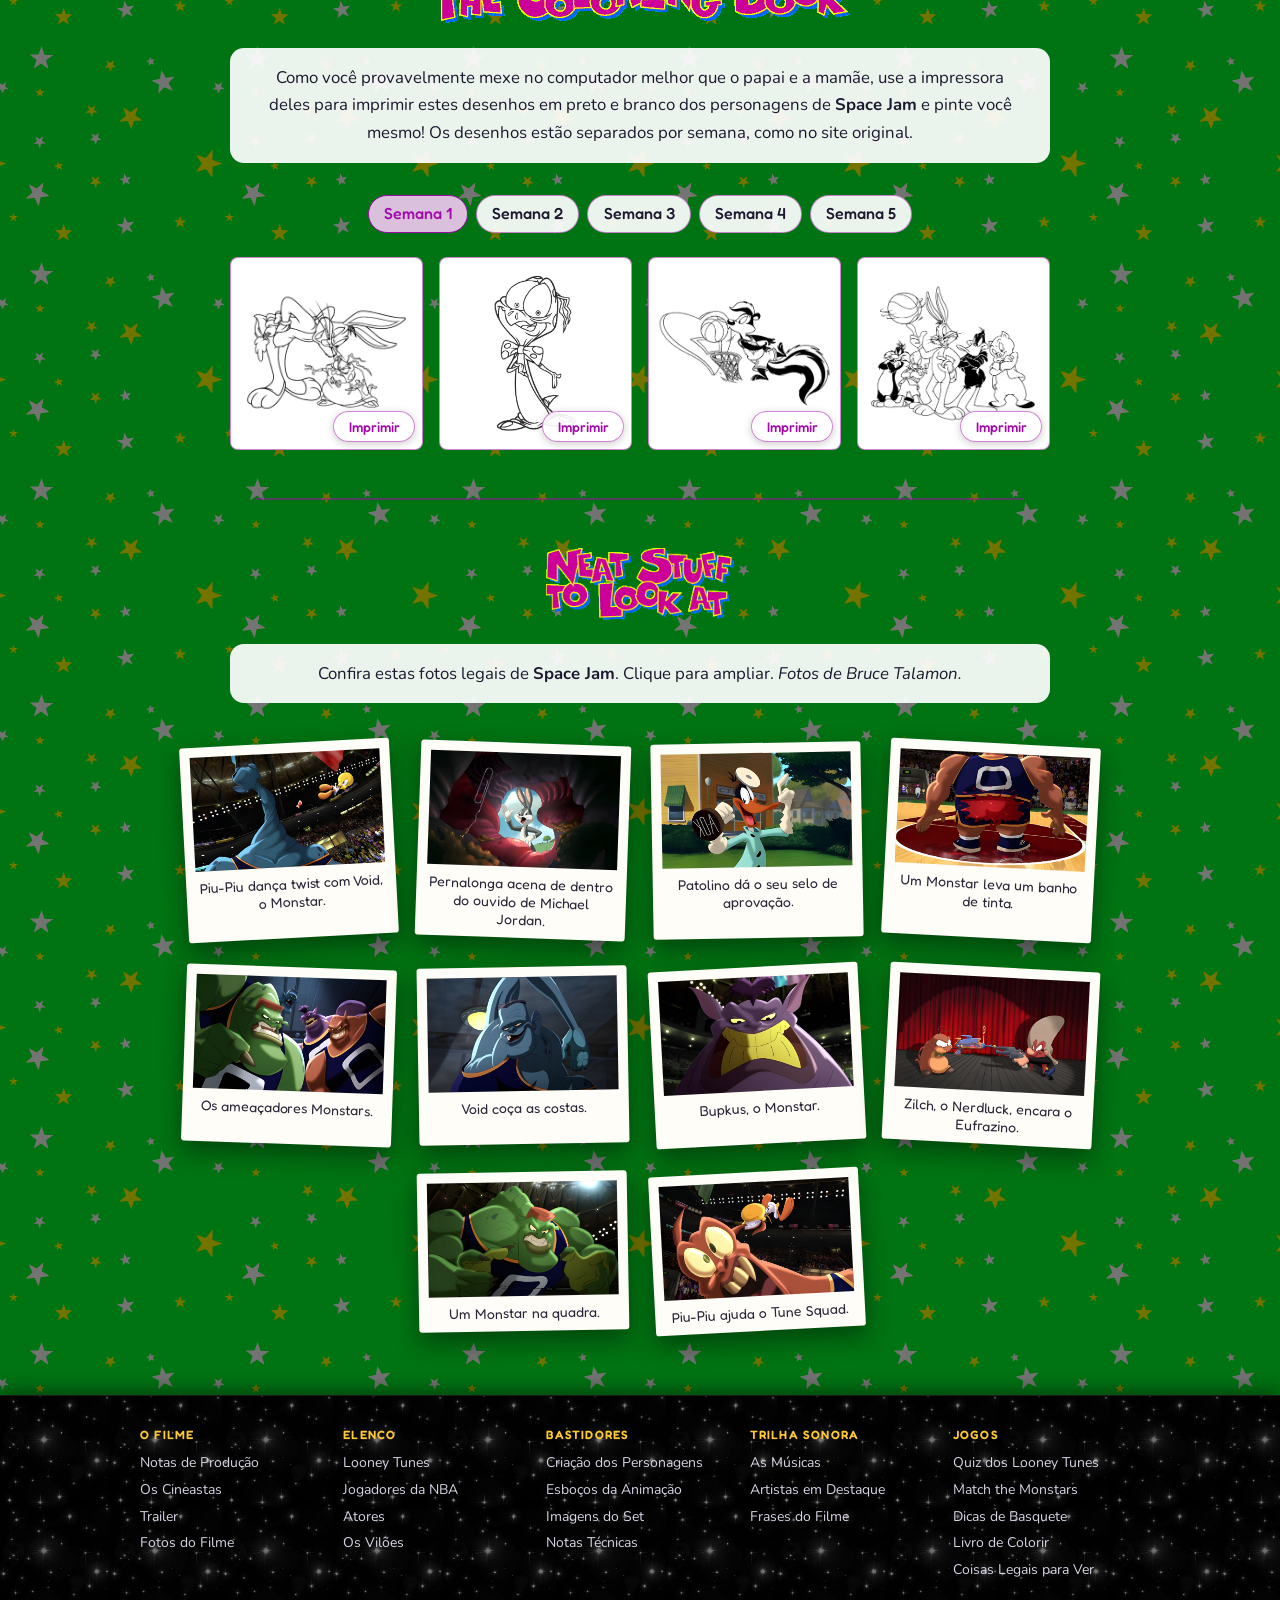
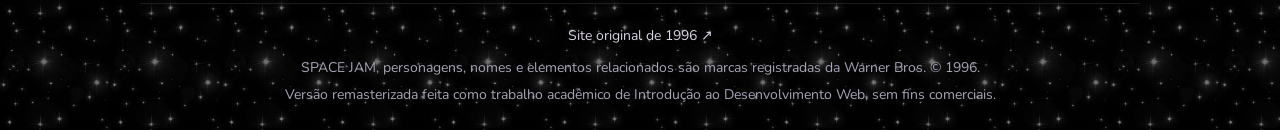
<file: jogos.html>
<!DOCTYPE html>
<html lang="pt-BR">

<head>
  <meta charset="UTF-8">
  <meta name="viewport" content="width=device-width, initial-scale=1">
  <title>Junior Jam | Space Jam</title>
  <meta name="description" content="Junior Jam: quiz, jogo dos Monstars, dicas de basquete e livro de colorir de Space Jam (1996).">
  <link rel="icon" href="img/comum/littlelogo.png">
  <!-- Bootstrap 5 (CSS), salvo no projeto: funciona sem internet -->
  <link href="css/bootstrap.min.css" rel="stylesheet">
  <!-- Estilo do site: vem depois do Bootstrap para poder sobrescrever -->
  <link href="css/style.css" rel="stylesheet">
</head>

<!-- Tema da Junior Jam (cores no css/style.css, seção 1) -->
<body class="tema-junior">

  <!-- ==================== MENU (igual em todas as páginas) ====================
       Se mudar o menu, mude em TODAS as páginas (no VS Code: Ctrl+Shift+H).
       Na página atual, o link da seção recebe class="active". -->
  <nav class="navbar navbar-expand-lg navbar-dark navbar-sj sticky-top">
    <div class="container">
      <a class="navbar-brand" href="index.html">
        <img src="img/comum/littlelogo.png" alt="Space Jam: voltar ao início" width="70" height="60">
      </a>
      <button class="navbar-toggler" type="button" data-bs-toggle="collapse" data-bs-target="#menu-principal"
        aria-controls="menu-principal" aria-expanded="false" aria-label="Abrir menu">
        <span class="navbar-toggler-icon"></span>
      </button>
      <div class="collapse navbar-collapse" id="menu-principal">
        <ul class="navbar-nav ms-auto">
          <li class="nav-item"><a class="nav-link" href="index.html">Início</a></li>
          <li class="nav-item dropdown">
            <a class="nav-link dropdown-toggle" href="#" role="button" data-bs-toggle="dropdown" aria-expanded="false">O Filme</a>
            <ul class="dropdown-menu">
              <li><h6 class="dropdown-header">Jam Central</h6></li>
              <li><a class="dropdown-item" href="filme.html">Visão geral</a></li>
              <li><hr class="dropdown-divider"></li>
              <li><a class="dropdown-item" href="filme.html#producao">Notas de Produção</a></li>
              <li><a class="dropdown-item" href="filme.html#cineastas">Os Cineastas</a></li>
              <li><a class="dropdown-item" href="filme.html#trailer">Trailer</a></li>
              <li><a class="dropdown-item" href="filme.html#fotos">Fotos do Filme</a></li>
            </ul>
          </li>
          <li class="nav-item dropdown">
            <a class="nav-link dropdown-toggle" href="#" role="button" data-bs-toggle="dropdown" aria-expanded="false">Elenco</a>
            <ul class="dropdown-menu">
              <li><h6 class="dropdown-header">The Lineup</h6></li>
              <li><a class="dropdown-item" href="elenco.html">Visão geral</a></li>
              <li><hr class="dropdown-divider"></li>
              <li><a class="dropdown-item" href="elenco.html#looney-tunes">Looney Tunes</a></li>
              <li><a class="dropdown-item" href="elenco.html#jogadores">Jogadores da NBA</a></li>
              <li><a class="dropdown-item" href="elenco.html#atores">Atores</a></li>
              <li><a class="dropdown-item" href="elenco.html#viloes">Os Vilões</a></li>
            </ul>
          </li>
          <li class="nav-item dropdown">
            <a class="nav-link dropdown-toggle" href="#" role="button" data-bs-toggle="dropdown" aria-expanded="false">Bastidores</a>
            <ul class="dropdown-menu">
              <li><h6 class="dropdown-header">Behind the Jam</h6></li>
              <li><a class="dropdown-item" href="bastidores.html">Visão geral</a></li>
              <li><hr class="dropdown-divider"></li>
              <li><a class="dropdown-item" href="bastidores.html#personagens">Criação dos Personagens</a></li>
              <li><a class="dropdown-item" href="bastidores.html#esbocos">Esboços da Animação</a></li>
              <li><a class="dropdown-item" href="bastidores.html#making-of">Imagens do Set</a></li>
              <li><a class="dropdown-item" href="bastidores.html#tecnica">Notas Técnicas</a></li>
            </ul>
          </li>
          <li class="nav-item dropdown">
            <a class="nav-link dropdown-toggle" href="#" role="button" data-bs-toggle="dropdown" aria-expanded="false">Trilha Sonora</a>
            <ul class="dropdown-menu">
              <li><h6 class="dropdown-header">Lunar Tunes</h6></li>
              <li><a class="dropdown-item" href="trilha.html">Visão geral</a></li>
              <li><hr class="dropdown-divider"></li>
              <li><a class="dropdown-item" href="trilha.html#faixas">As Músicas</a></li>
              <li><a class="dropdown-item" href="trilha.html#destaques">Artistas em Destaque</a></li>
              <li><a class="dropdown-item" href="trilha.html#frases">Frases do Filme</a></li>
            </ul>
          </li>
          <li class="nav-item dropdown">
            <a class="nav-link dropdown-toggle active" aria-current="page" href="#" role="button" data-bs-toggle="dropdown" aria-expanded="false">Jogos</a>
            <ul class="dropdown-menu dropdown-menu-lg-end">
              <li><h6 class="dropdown-header">Junior Jam</h6></li>
              <li><a class="dropdown-item" href="jogos.html">Visão geral</a></li>
              <li><hr class="dropdown-divider"></li>
              <li><a class="dropdown-item" href="jogos.html#quiz">Quiz dos Looney Tunes</a></li>
              <li><a class="dropdown-item" href="jogos.html#monstars">Match the Monstars</a></li>
              <li><a class="dropdown-item" href="jogos.html#dicas">Dicas de Basquete</a></li>
              <li><a class="dropdown-item" href="jogos.html#colorir">Livro de Colorir</a></li>
              <li><a class="dropdown-item" href="jogos.html#fotos">Coisas Legais para Ver</a></li>
            </ul>
          </li>
        </ul>
      </div>
    </div>
  </nav>

  <!-- ==================== CAPA ====================
       Cenário do filme (--capa do tema, css/style.css), planeta, título,
       texto e atalhos para as seções desta página. -->
  <header class="capa">
    <div class="container capa-conteudo">
      <img src="img/home/icone-junior.png" class="capa-planeta" alt="" width="45" height="46">
      <h1 class="capa-titulo">Jogos</h1>
      <p class="capa-texto">
        Criançada! Muita diversão espera por vocês na Terra dos Looney Tunes: jogue o quiz, descubra
        qual Monstar cada Nerdluck vira, aprenda dicas de basquete e imprima desenhos para colorir!
      </p>
      <ul class="subnav capa-atalhos">
        <li><a href="#quiz">Quiz dos Looney Tunes</a></li>
        <li><a href="#monstars">Match the Monstars</a></li>
        <li><a href="#dicas">Dicas de Basquete</a></li>
        <li><a href="#colorir">Livro de Colorir</a></li>
        <li><a href="#fotos">Coisas Legais para Ver</a></li>
      </ul>
    </div>
  </header>

  <main>

    <!-- ==================== QUIZ ====================
         Preenchido pelo js/jogos.js (perguntas na lista PERGUNTAS). -->
    <section id="quiz" class="secao">
      <div class="container">
        <h2 class="titulo-secao">
          <img src="img/jogos/b-quiz.gif" alt="Quiz de Curiosidades" width="280" height="50">
        </h2>
        <p class="intro">
          Aposto que você nunca viu o episódio perdido em que o Coiote pega o Papa-Léguas e come ele.
          Brincadeira, isso nunca aconteceu! Mas aqui você pode testar o que sabe sobre os Looney Tunes
          no quiz de curiosidades sobre os Looney Tunes e <b>Space Jam</b>.
        </p>

        <div class="card card-sj jogo">
          <div class="card-body p-4">
            <p class="jogo-progresso">Pergunta <span id="quiz-numero">1</span> de <span id="quiz-total">6</span></p>
            <h3 id="quiz-pergunta" class="jogo-pergunta mb-3">Carregando...</h3>
            <div id="quiz-opcoes" class="d-grid gap-2"></div>
            <div id="quiz-feedback" class="jogo-feedback" aria-live="polite"></div>
            <div class="text-center">
              <button type="button" id="quiz-proxima" class="btn btn-sj btn-lg d-none">Próxima pergunta</button>
            </div>
            <noscript><p class="mt-3">Ative o JavaScript no navegador para jogar.</p></noscript>
          </div>
        </div>
      </div>
    </section>

    <!-- ==================== MATCH THE MONSTARS ====================
         Lógica no js/jogos.js (lista RODADAS). O data-monstar de cada botão
         é o nome que o JS compara. -->
    <section id="monstars" class="secao">
      <div class="container">
        <h2 class="titulo-secao">
          <img src="img/jogos/g-match.png" alt="Match the Monstars" width="401" height="27">
        </h2>
        <p class="intro">
          Tiramos a cor dos Nerdlucks, aqueles baixinhos que aparecem em <b>Space Jam</b>. A sua missão é
          descobrir em qual Monstar cada um se transforma. Acertou? Você vê a animação da transformação!
        </p>

        <div class="card card-sj jogo">
          <div class="card-body p-4">
            <p class="jogo-progresso">Nerdluck <span id="match-numero">1</span> de <span id="match-total">5</span></p>
            <div class="monstar-desafio row align-items-center g-3 mb-3">
              <div class="col-12 col-sm-4 text-center">
                <img id="match-nerdluck" src="img/jogos/monstars/nerdluck1.png" alt="Nerdluck sem cor">
              </div>
              <div class="col-12 col-sm-8">
                <p class="mb-0">Em qual Monstar este Nerdluck se transforma? Escolha entre os cinco Monstars abaixo.</p>
              </div>
            </div>

            <div id="match-opcoes" class="d-flex flex-wrap justify-content-center align-items-end gap-2">
              <button type="button" class="btn-monstar" data-monstar="null">
                <img src="img/jogos/monstars/nullstar.png" alt="Monstar Null" width="117" height="144">
                <span>Null</span>
              </button>
              <button type="button" class="btn-monstar" data-monstar="zilch">
                <img src="img/jogos/monstars/zilchstar.png" alt="Monstar Zilch" width="140" height="144">
                <span>Zilch</span>
              </button>
              <button type="button" class="btn-monstar" data-monstar="void">
                <img src="img/jogos/monstars/voidstar.png" alt="Monstar Void" width="60" height="144">
                <span>Void</span>
              </button>
              <button type="button" class="btn-monstar" data-monstar="nada">
                <img src="img/jogos/monstars/nadastar.png" alt="Monstar Nada" width="195" height="144">
                <span>Nada</span>
              </button>
              <button type="button" class="btn-monstar" data-monstar="bupkus">
                <img src="img/jogos/monstars/bupkustar.png" alt="Monstar Bupkus" width="131" height="144">
                <span>Bupkus</span>
              </button>
            </div>

            <div id="match-feedback" class="jogo-feedback" aria-live="polite"></div>
            <div class="text-center">
              <button type="button" id="match-proximo" class="btn btn-sj btn-lg d-none">Próximo Nerdluck</button>
            </div>
            <noscript><p class="mt-3">Ative o JavaScript no navegador para jogar.</p></noscript>
          </div>
        </div>
      </div>
    </section>

    <!-- ==================== DICAS DE BASQUETE ==================== -->
    <section id="dicas" class="secao">
      <div class="container">
        <h2 class="titulo-secao">
          <img src="img/jogos/b-tips.gif" alt="Dicas de Basquete" width="274" height="85">
        </h2>
        <p class="intro">
          Você sabe jogar basquete tão bem quanto o Michael Jordan? Se ler estas dicas, vai saber! Ou talvez
          não. De qualquer jeito, vale a pena treinar.
        </p>

        <div class="caixa-texto">
          <ol class="mb-3">
            <li class="mb-2">Sempre aqueça antes dos jogos: alongue-se e faça exercícios leves.</li>
            <li class="mb-2">Treine o drible com as duas mãos. Coloque 4 ou 5 cones a mais ou menos 1,2 m um do outro e drible em zigue-zague, trocando de mão a cada cone. Comece devagar e vá aumentando a velocidade.</li>
            <li class="mb-2">Mantenha a cabeça erguida ao driblar. Quem dribla sem olhar para a bola encontra um companheiro livre com mais facilidade.</li>
            <li class="mb-2">Na defesa, deslize de um lado para o outro para marcar o adversário. Não cruze as pernas.</li>
            <li class="mb-2">Ao driblar, mantenha a outra mão levantada: isso ajuda no equilíbrio e facilita trocar de mão.</li>
            <li class="mb-2">Na defesa, mantenha os joelhos e as costas levemente dobrados.</li>
            <li class="mb-2">Proteja a bola deixando o corpo entre ela e o defensor, com o braço livre levantado.</li>
            <li class="mb-2">Treine bandejas dos dois lados da cesta. Pela direita, arremesse com a mão direita e salte com o pé esquerdo; pela esquerda, faça o contrário.</li>
            <li class="mb-2">Na defesa, fique na ponta dos pés. Assim você reage mais rápido quando o adversário muda de direção.</li>
            <li>Na defesa, fique um passo atrás do adversário. Assim dá para ajustar a posição rapidinho.</li>
          </ol>
          <p class="small mb-0">
            <i>Dicas de Jesse R. Williams, técnico e líder comunitário ligado à National Pro-Am City Leagues
            Association, uma das maiores ligas de basquete de rua dos Estados Unidos.</i>
          </p>
        </div>
      </div>
    </section>

    <!-- ==================== LIVRO DE COLORIR ====================
         Uma aba por semana, 4 desenhos em cada (como no site de 1996).
         "Imprimir" abre o desenho e chama a impressão (js/script.js). -->
    <section id="colorir" class="secao">
      <div class="container">
        <h2 class="titulo-secao">
          <img src="img/jogos/b-coloring.gif" alt="Livro de Colorir" width="419" height="51">
        </h2>
        <p class="intro">
          Como você provavelmente mexe no computador melhor que o papai e a mamãe, use a impressora deles
          para imprimir estes desenhos em preto e branco dos personagens de <b>Space Jam</b> e pinte você
          mesmo! Os desenhos estão separados por semana, como no site original.
        </p>

        <ul class="nav nav-pills nav-pills-sj" role="tablist">
          <li class="nav-item" role="presentation">
            <button class="nav-link active" data-bs-toggle="pill" data-bs-target="#colorir-semana1" type="button" role="tab">Semana 1</button>
          </li>
          <li class="nav-item" role="presentation">
            <button class="nav-link" data-bs-toggle="pill" data-bs-target="#colorir-semana2" type="button" role="tab">Semana 2</button>
          </li>
          <li class="nav-item" role="presentation">
            <button class="nav-link" data-bs-toggle="pill" data-bs-target="#colorir-semana3" type="button" role="tab">Semana 3</button>
          </li>
          <li class="nav-item" role="presentation">
            <button class="nav-link" data-bs-toggle="pill" data-bs-target="#colorir-semana4" type="button" role="tab">Semana 4</button>
          </li>
          <li class="nav-item" role="presentation">
            <button class="nav-link" data-bs-toggle="pill" data-bs-target="#colorir-semana5" type="button" role="tab">Semana 5</button>
          </li>
        </ul>

        <div class="tab-content conteudo-estreito">
          <div class="tab-pane fade show active" id="colorir-semana1" role="tabpanel">
            <div class="row row-cols-2 row-cols-md-4 g-3">
              <div class="col">
                <div class="desenho-colorir">
                  <a href="img/jogos/colorir/semana1-1.png" class="foto desenho" data-lightbox><img src="img/jogos/colorir/semana1-1.png" alt="Desenho para colorir 1" loading="lazy"></a>
                  <a href="img/jogos/colorir/semana1-1.png" class="btn btn-sj btn-sm botao-imprimir" target="_blank" data-imprimir aria-label="Imprimir o desenho 1">Imprimir</a>
                </div>
              </div>
              <div class="col">
                <div class="desenho-colorir">
                  <a href="img/jogos/colorir/semana1-2.png" class="foto desenho" data-lightbox><img src="img/jogos/colorir/semana1-2.png" alt="Desenho para colorir 2" loading="lazy"></a>
                  <a href="img/jogos/colorir/semana1-2.png" class="btn btn-sj btn-sm botao-imprimir" target="_blank" data-imprimir aria-label="Imprimir o desenho 2">Imprimir</a>
                </div>
              </div>
              <div class="col">
                <div class="desenho-colorir">
                  <a href="img/jogos/colorir/semana1-3.png" class="foto desenho" data-lightbox><img src="img/jogos/colorir/semana1-3.png" alt="Desenho para colorir 3" loading="lazy"></a>
                  <a href="img/jogos/colorir/semana1-3.png" class="btn btn-sj btn-sm botao-imprimir" target="_blank" data-imprimir aria-label="Imprimir o desenho 3">Imprimir</a>
                </div>
              </div>
              <div class="col">
                <div class="desenho-colorir">
                  <a href="img/jogos/colorir/semana1-4.png" class="foto desenho" data-lightbox><img src="img/jogos/colorir/semana1-4.png" alt="Desenho para colorir 4" loading="lazy"></a>
                  <a href="img/jogos/colorir/semana1-4.png" class="btn btn-sj btn-sm botao-imprimir" target="_blank" data-imprimir aria-label="Imprimir o desenho 4">Imprimir</a>
                </div>
              </div>
            </div>
          </div>
          <div class="tab-pane fade" id="colorir-semana2" role="tabpanel">
            <div class="row row-cols-2 row-cols-md-4 g-3">
              <div class="col">
                <div class="desenho-colorir">
                  <a href="img/jogos/colorir/semana2-1.png" class="foto desenho" data-lightbox><img src="img/jogos/colorir/semana2-1.png" alt="Desenho para colorir 5" loading="lazy"></a>
                  <a href="img/jogos/colorir/semana2-1.png" class="btn btn-sj btn-sm botao-imprimir" target="_blank" data-imprimir aria-label="Imprimir o desenho 5">Imprimir</a>
                </div>
              </div>
              <div class="col">
                <div class="desenho-colorir">
                  <a href="img/jogos/colorir/semana2-2.png" class="foto desenho" data-lightbox><img src="img/jogos/colorir/semana2-2.png" alt="Desenho para colorir 6" loading="lazy"></a>
                  <a href="img/jogos/colorir/semana2-2.png" class="btn btn-sj btn-sm botao-imprimir" target="_blank" data-imprimir aria-label="Imprimir o desenho 6">Imprimir</a>
                </div>
              </div>
              <div class="col">
                <div class="desenho-colorir">
                  <a href="img/jogos/colorir/semana2-3.png" class="foto desenho" data-lightbox><img src="img/jogos/colorir/semana2-3.png" alt="Desenho para colorir 7" loading="lazy"></a>
                  <a href="img/jogos/colorir/semana2-3.png" class="btn btn-sj btn-sm botao-imprimir" target="_blank" data-imprimir aria-label="Imprimir o desenho 7">Imprimir</a>
                </div>
              </div>
              <div class="col">
                <div class="desenho-colorir">
                  <a href="img/jogos/colorir/semana2-4.png" class="foto desenho" data-lightbox><img src="img/jogos/colorir/semana2-4.png" alt="Desenho para colorir 8" loading="lazy"></a>
                  <a href="img/jogos/colorir/semana2-4.png" class="btn btn-sj btn-sm botao-imprimir" target="_blank" data-imprimir aria-label="Imprimir o desenho 8">Imprimir</a>
                </div>
              </div>
            </div>
          </div>
          <div class="tab-pane fade" id="colorir-semana3" role="tabpanel">
            <div class="row row-cols-2 row-cols-md-4 g-3">
              <div class="col">
                <div class="desenho-colorir">
                  <a href="img/jogos/colorir/semana3-1.png" class="foto desenho" data-lightbox><img src="img/jogos/colorir/semana3-1.png" alt="Desenho para colorir 9" loading="lazy"></a>
                  <a href="img/jogos/colorir/semana3-1.png" class="btn btn-sj btn-sm botao-imprimir" target="_blank" data-imprimir aria-label="Imprimir o desenho 9">Imprimir</a>
                </div>
              </div>
              <div class="col">
                <div class="desenho-colorir">
                  <a href="img/jogos/colorir/semana3-2.png" class="foto desenho" data-lightbox><img src="img/jogos/colorir/semana3-2.png" alt="Desenho para colorir 10" loading="lazy"></a>
                  <a href="img/jogos/colorir/semana3-2.png" class="btn btn-sj btn-sm botao-imprimir" target="_blank" data-imprimir aria-label="Imprimir o desenho 10">Imprimir</a>
                </div>
              </div>
              <div class="col">
                <div class="desenho-colorir">
                  <a href="img/jogos/colorir/semana3-3.png" class="foto desenho" data-lightbox><img src="img/jogos/colorir/semana3-3.png" alt="Desenho para colorir 11" loading="lazy"></a>
                  <a href="img/jogos/colorir/semana3-3.png" class="btn btn-sj btn-sm botao-imprimir" target="_blank" data-imprimir aria-label="Imprimir o desenho 11">Imprimir</a>
                </div>
              </div>
              <div class="col">
                <div class="desenho-colorir">
                  <a href="img/jogos/colorir/semana3-4.png" class="foto desenho" data-lightbox><img src="img/jogos/colorir/semana3-4.png" alt="Desenho para colorir 12" loading="lazy"></a>
                  <a href="img/jogos/colorir/semana3-4.png" class="btn btn-sj btn-sm botao-imprimir" target="_blank" data-imprimir aria-label="Imprimir o desenho 12">Imprimir</a>
                </div>
              </div>
            </div>
          </div>
          <div class="tab-pane fade" id="colorir-semana4" role="tabpanel">
            <div class="row row-cols-2 row-cols-md-4 g-3">
              <div class="col">
                <div class="desenho-colorir">
                  <a href="img/jogos/colorir/semana4-1.png" class="foto desenho" data-lightbox><img src="img/jogos/colorir/semana4-1.png" alt="Desenho para colorir 13" loading="lazy"></a>
                  <a href="img/jogos/colorir/semana4-1.png" class="btn btn-sj btn-sm botao-imprimir" target="_blank" data-imprimir aria-label="Imprimir o desenho 13">Imprimir</a>
                </div>
              </div>
              <div class="col">
                <div class="desenho-colorir">
                  <a href="img/jogos/colorir/semana4-2.png" class="foto desenho" data-lightbox><img src="img/jogos/colorir/semana4-2.png" alt="Desenho para colorir 14" loading="lazy"></a>
                  <a href="img/jogos/colorir/semana4-2.png" class="btn btn-sj btn-sm botao-imprimir" target="_blank" data-imprimir aria-label="Imprimir o desenho 14">Imprimir</a>
                </div>
              </div>
              <div class="col">
                <div class="desenho-colorir">
                  <a href="img/jogos/colorir/semana4-3.png" class="foto desenho" data-lightbox><img src="img/jogos/colorir/semana4-3.png" alt="Desenho para colorir 15" loading="lazy"></a>
                  <a href="img/jogos/colorir/semana4-3.png" class="btn btn-sj btn-sm botao-imprimir" target="_blank" data-imprimir aria-label="Imprimir o desenho 15">Imprimir</a>
                </div>
              </div>
              <div class="col">
                <div class="desenho-colorir">
                  <a href="img/jogos/colorir/semana4-4.png" class="foto desenho" data-lightbox><img src="img/jogos/colorir/semana4-4.png" alt="Desenho para colorir 16" loading="lazy"></a>
                  <a href="img/jogos/colorir/semana4-4.png" class="btn btn-sj btn-sm botao-imprimir" target="_blank" data-imprimir aria-label="Imprimir o desenho 16">Imprimir</a>
                </div>
              </div>
            </div>
          </div>
          <div class="tab-pane fade" id="colorir-semana5" role="tabpanel">
            <div class="row row-cols-2 row-cols-md-4 g-3">
              <div class="col">
                <div class="desenho-colorir">
                  <a href="img/jogos/colorir/semana5-1.png" class="foto desenho" data-lightbox><img src="img/jogos/colorir/semana5-1.png" alt="Desenho para colorir 17" loading="lazy"></a>
                  <a href="img/jogos/colorir/semana5-1.png" class="btn btn-sj btn-sm botao-imprimir" target="_blank" data-imprimir aria-label="Imprimir o desenho 17">Imprimir</a>
                </div>
              </div>
              <div class="col">
                <div class="desenho-colorir">
                  <a href="img/jogos/colorir/semana5-2.png" class="foto desenho" data-lightbox><img src="img/jogos/colorir/semana5-2.png" alt="Desenho para colorir 18" loading="lazy"></a>
                  <a href="img/jogos/colorir/semana5-2.png" class="btn btn-sj btn-sm botao-imprimir" target="_blank" data-imprimir aria-label="Imprimir o desenho 18">Imprimir</a>
                </div>
              </div>
              <div class="col">
                <div class="desenho-colorir">
                  <a href="img/jogos/colorir/semana5-3.png" class="foto desenho" data-lightbox><img src="img/jogos/colorir/semana5-3.png" alt="Desenho para colorir 19" loading="lazy"></a>
                  <a href="img/jogos/colorir/semana5-3.png" class="btn btn-sj btn-sm botao-imprimir" target="_blank" data-imprimir aria-label="Imprimir o desenho 19">Imprimir</a>
                </div>
              </div>
              <div class="col">
                <div class="desenho-colorir">
                  <a href="img/jogos/colorir/semana5-4.png" class="foto desenho" data-lightbox><img src="img/jogos/colorir/semana5-4.png" alt="Desenho para colorir 20" loading="lazy"></a>
                  <a href="img/jogos/colorir/semana5-4.png" class="btn btn-sj btn-sm botao-imprimir" target="_blank" data-imprimir aria-label="Imprimir o desenho 20">Imprimir</a>
                </div>
              </div>
            </div>
          </div>
        </div>
      </div>
    </section>

    <!-- ==================== COISAS LEGAIS PARA VER ==================== -->
    <section id="fotos" class="secao">
      <div class="container">
        <h2 class="titulo-secao">
          <img src="img/jogos/b-stuff.gif" alt="Coisas Legais para Ver" width="230" height="88">
        </h2>
        <p class="intro">
          Confira estas fotos legais de <b>Space Jam</b>. Clique para ampliar. <i>Fotos de Bruce Talamon.</i>
        </p>

        <!-- Álbum de polaroides: a legenda repete o alt; a inclinação vem do CSS -->
        <div class="album">
          <figure class="polaroide">
            <a href="img/jogos/fotos/ns1.jpg" data-lightbox><img src="img/jogos/fotos/ns1.jpg" alt="Piu-Piu dança twist com Void, o Monstar." loading="lazy"></a>
            <figcaption>Piu-Piu dança twist com Void, o Monstar.</figcaption>
          </figure>
          <figure class="polaroide">
            <a href="img/jogos/fotos/ns2.jpg" data-lightbox><img src="img/jogos/fotos/ns2.jpg" alt="Pernalonga acena de dentro do ouvido de Michael Jordan." loading="lazy"></a>
            <figcaption>Pernalonga acena de dentro do ouvido de Michael Jordan.</figcaption>
          </figure>
          <figure class="polaroide">
            <a href="img/jogos/fotos/ns3.jpg" data-lightbox><img src="img/jogos/fotos/ns3.jpg" alt="Patolino dá o seu selo de aprovação." loading="lazy"></a>
            <figcaption>Patolino dá o seu selo de aprovação.</figcaption>
          </figure>
          <figure class="polaroide">
            <a href="img/jogos/fotos/ns4.jpg" data-lightbox><img src="img/jogos/fotos/ns4.jpg" alt="Um Monstar leva um banho de tinta." loading="lazy"></a>
            <figcaption>Um Monstar leva um banho de tinta.</figcaption>
          </figure>
          <figure class="polaroide">
            <a href="img/jogos/fotos/ns5.jpg" data-lightbox><img src="img/jogos/fotos/ns5.jpg" alt="Os ameaçadores Monstars." loading="lazy"></a>
            <figcaption>Os ameaçadores Monstars.</figcaption>
          </figure>
          <figure class="polaroide">
            <a href="img/jogos/fotos/ns6.jpg" data-lightbox><img src="img/jogos/fotos/ns6.jpg" alt="Void coça as costas." loading="lazy"></a>
            <figcaption>Void coça as costas.</figcaption>
          </figure>
          <figure class="polaroide">
            <a href="img/jogos/fotos/ns7.jpg" data-lightbox><img src="img/jogos/fotos/ns7.jpg" alt="Bupkus, o Monstar." loading="lazy"></a>
            <figcaption>Bupkus, o Monstar.</figcaption>
          </figure>
          <figure class="polaroide">
            <a href="img/jogos/fotos/ns8.jpg" data-lightbox><img src="img/jogos/fotos/ns8.jpg" alt="Zilch, o Nerdluck, encara o Eufrazino." loading="lazy"></a>
            <figcaption>Zilch, o Nerdluck, encara o Eufrazino.</figcaption>
          </figure>
          <figure class="polaroide">
            <a href="img/jogos/fotos/ns9.jpg" data-lightbox><img src="img/jogos/fotos/ns9.jpg" alt="Um Monstar na quadra." loading="lazy"></a>
            <figcaption>Um Monstar na quadra.</figcaption>
          </figure>
          <figure class="polaroide">
            <a href="img/jogos/fotos/ns10.jpg" data-lightbox><img src="img/jogos/fotos/ns10.jpg" alt="Piu-Piu ajuda o Tune Squad." loading="lazy"></a>
            <figcaption>Piu-Piu ajuda o Tune Squad.</figcaption>
          </figure>
        </div>
      </div>
    </section>

  </main>

  <!-- ==================== RODAPÉ (igual em todas as páginas) ==================== -->
  <footer class="rodape">
    <!-- Mapa do site: preenchido pelo js/script.js (parte 4) -->
    <nav id="mapa" class="mapa-rodape" aria-label="Mapa do site"></nav>
    <p class="mb-2">
      <a href="https://www.spacejam.com/1996/" target="_blank" rel="noopener">Site original de 1996 <span aria-hidden="true">↗</span></a>
    </p>
    <p class="mb-1">SPACE JAM, personagens, nomes e elementos relacionados são marcas registradas da Warner Bros. &copy; 1996.</p>
    <p class="mb-0">Versão remasterizada feita como trabalho acadêmico de Introdução ao Desenvolvimento Web, sem fins comerciais.</p>
  </footer>

  <button type="button" class="btn-topo" aria-label="Voltar ao topo">&#9650;</button>

  <!-- Janela do lightbox: mostra a imagem ampliada (controlada pelo js/script.js) -->
  <div class="modal fade" id="lightbox" tabindex="-1" aria-label="Imagem ampliada" aria-hidden="true">
    <div class="modal-dialog modal-dialog-centered modal-lg">
      <div class="modal-content">
        <div class="modal-header border-0 pb-0">
          <button type="button" class="btn-close btn-close-white ms-auto" data-bs-dismiss="modal" aria-label="Fechar"></button>
        </div>
        <div class="modal-body text-center">
          <img class="lightbox-imagem" alt="">
          <p class="lightbox-legenda mt-3 mb-0"></p>
        </div>
      </div>
    </div>
  </div>

  <!-- Bootstrap 5 (JS), scripts do site e jogos (só nesta página) -->
  <script src="js/bootstrap.bundle.min.js"></script>
  <script src="js/script.js"></script>
  <script src="js/jogos.js"></script>
</body>

</html>
</file>
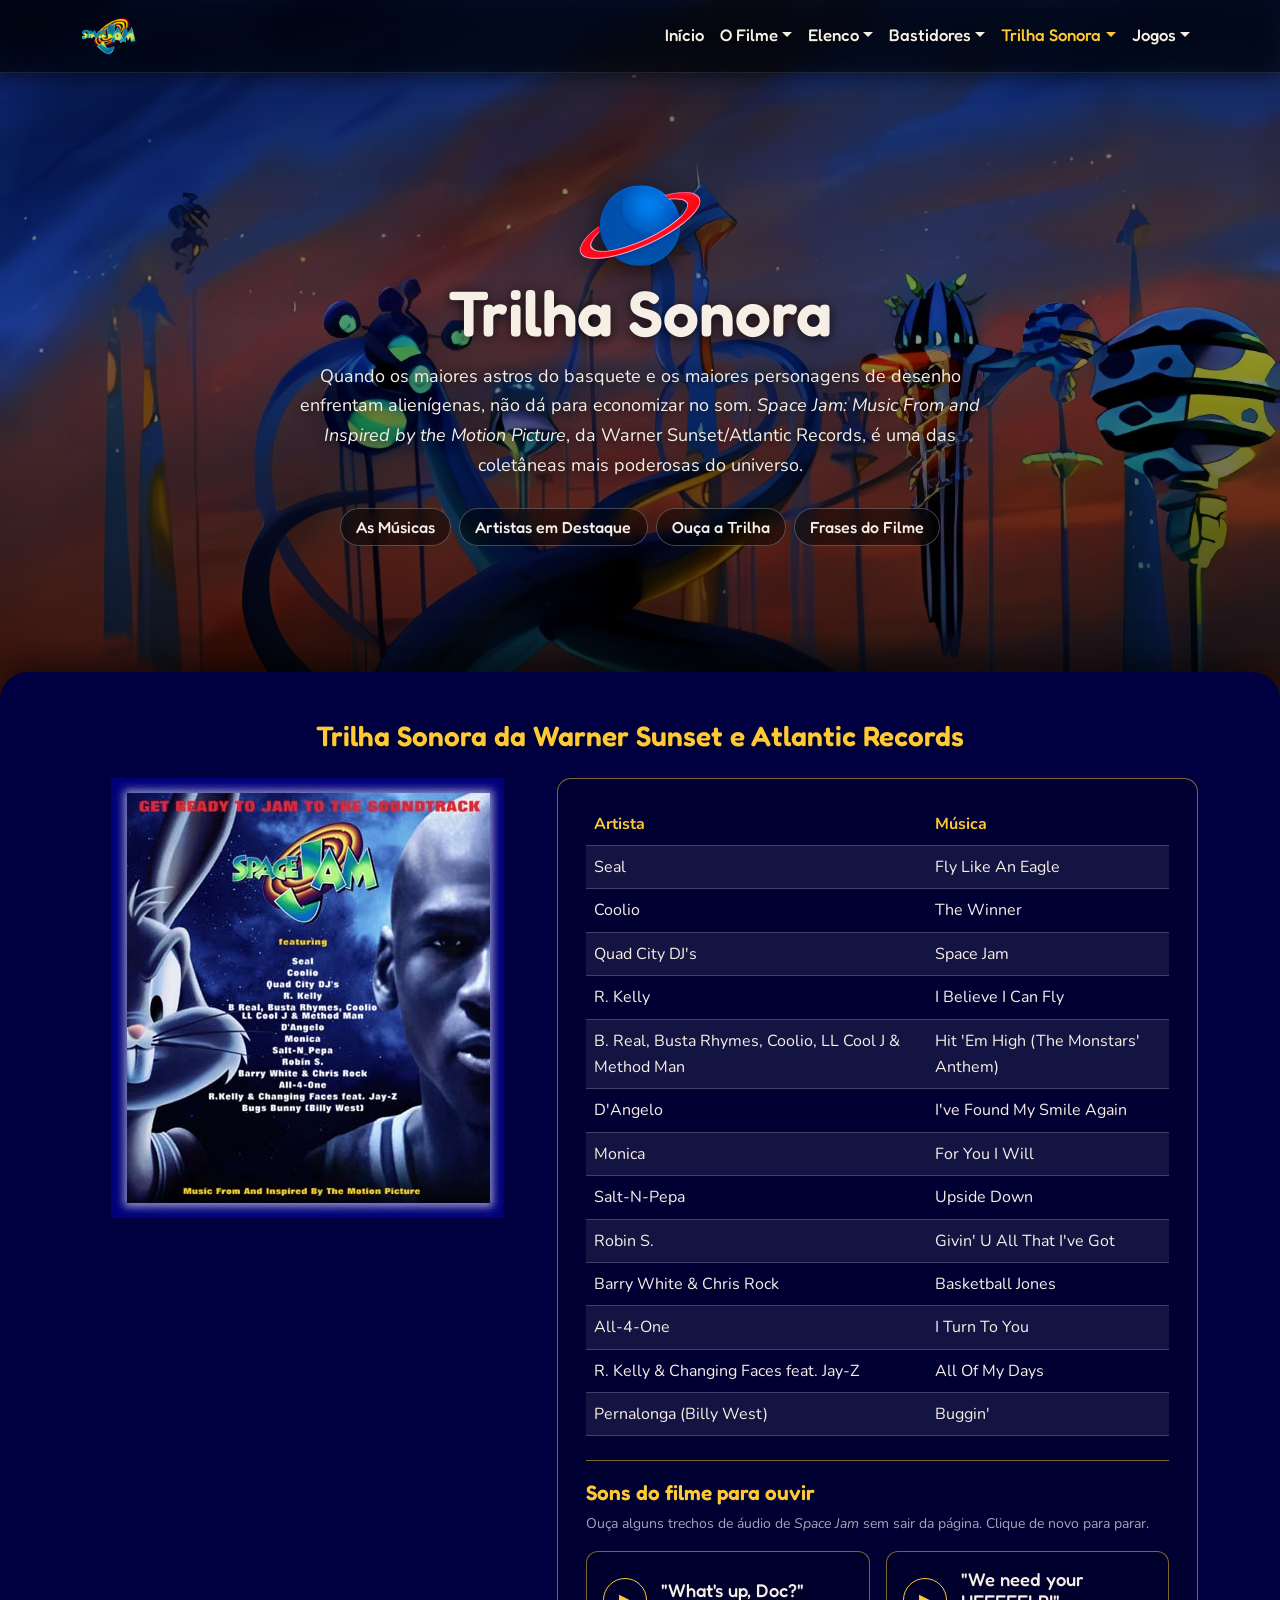
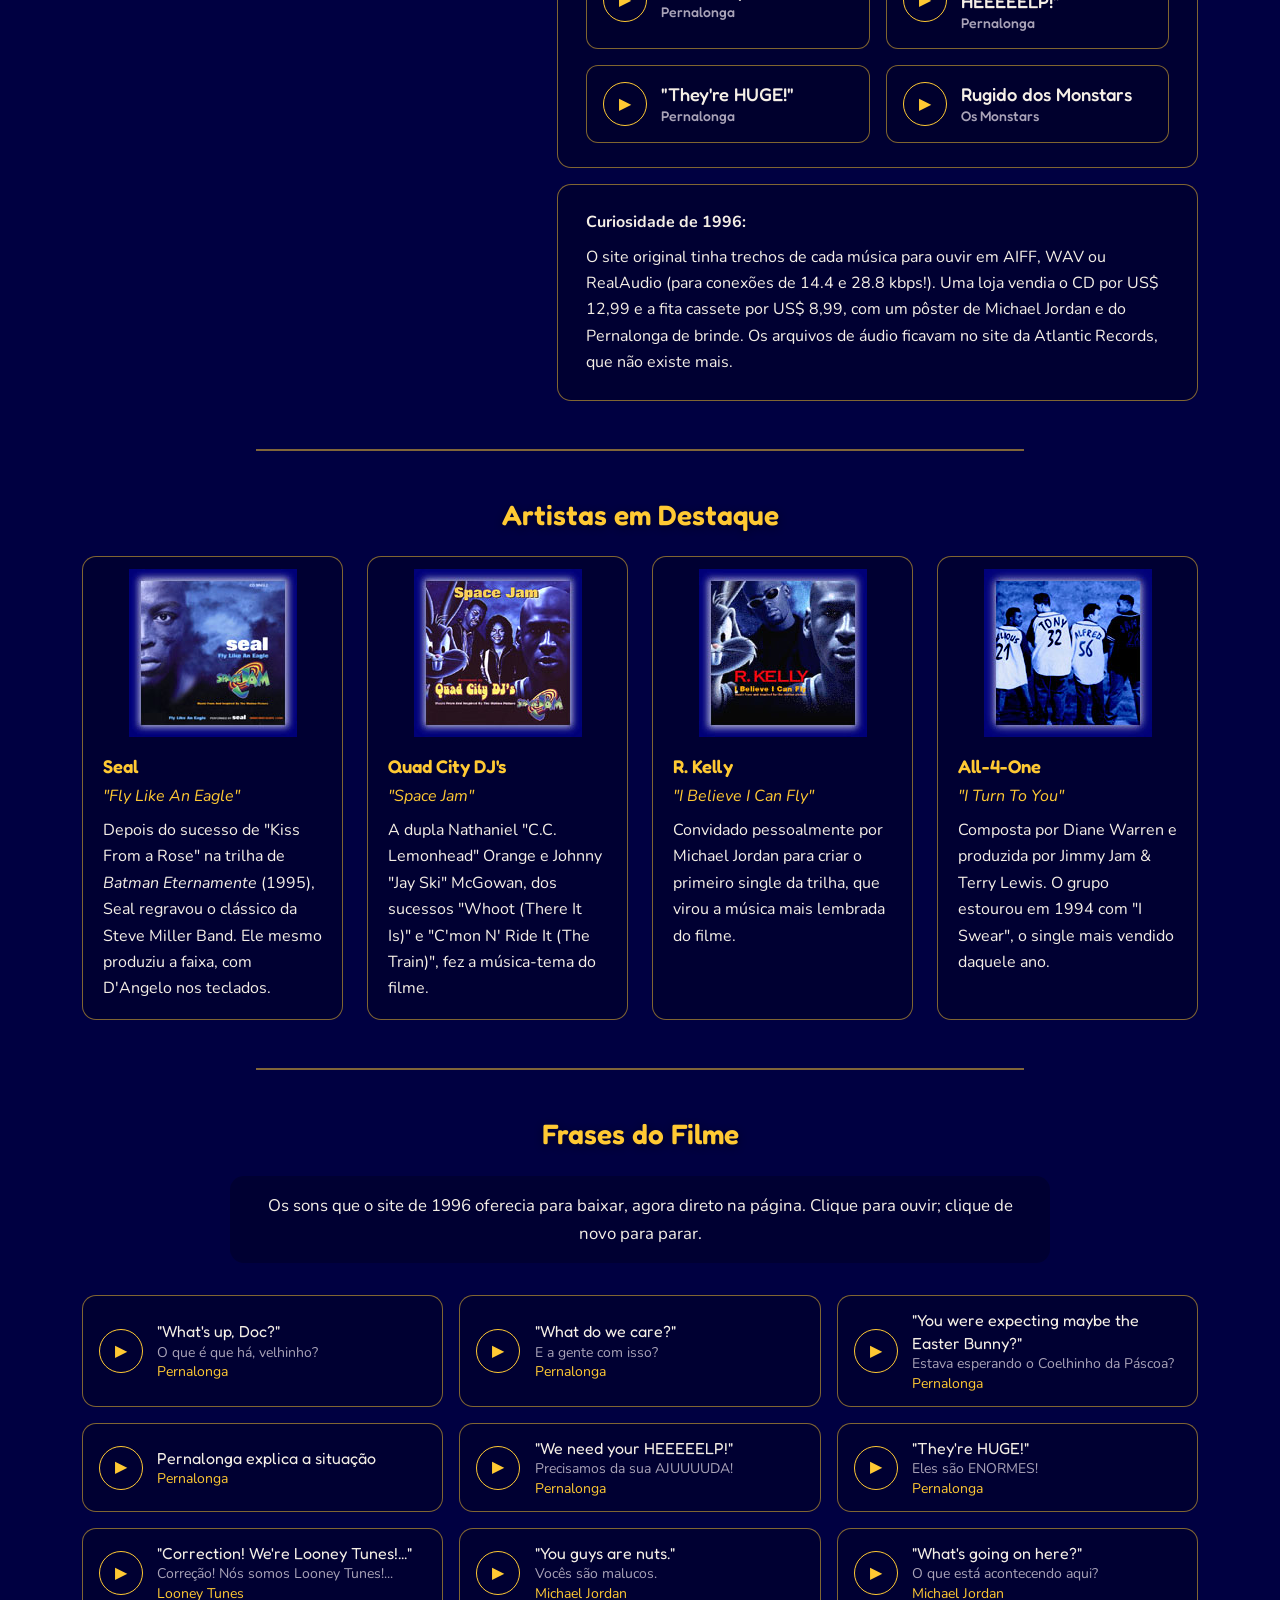
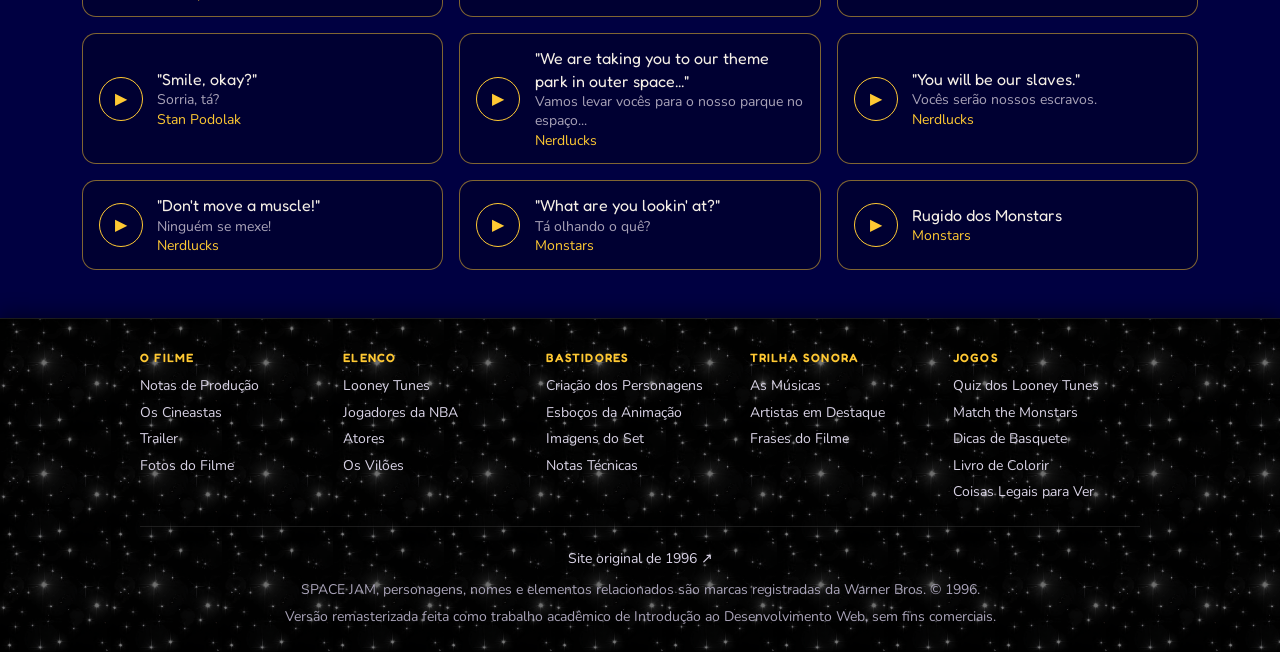
<file: trilha.html>
<!DOCTYPE html>
<html lang="pt-BR">

<head>
  <meta charset="UTF-8">
  <meta name="viewport" content="width=device-width, initial-scale=1">
  <title>Lunar Tunes | Space Jam</title>
  <meta name="description" content="Lunar Tunes: a trilha sonora de Space Jam (1996).">
  <link rel="icon" href="img/comum/littlelogo.png">
  <!-- Bootstrap 5 (CSS), salvo no projeto: funciona sem internet -->
  <link href="css/bootstrap.min.css" rel="stylesheet">
  <!-- Estilo do site: vem depois do Bootstrap para poder sobrescrever -->
  <link href="css/style.css" rel="stylesheet">
</head>

<!-- Tema do Lunar Tunes (cores no css/style.css, seção 1) -->
<body class="tema-tunes">

  <!-- ==================== MENU (igual em todas as páginas) ====================
       Se mudar o menu, mude em TODAS as páginas . -->
  <nav class="navbar navbar-expand-lg navbar-dark navbar-sj sticky-top">
    <div class="container">
      <a class="navbar-brand" href="index.html">
        <img src="img/comum/littlelogo.png" alt="Space Jam: voltar ao início" width="70" height="60">
      </a>
      <button class="navbar-toggler" type="button" data-bs-toggle="collapse" data-bs-target="#menu-principal"
        aria-controls="menu-principal" aria-expanded="false" aria-label="Abrir menu">
        <span class="navbar-toggler-icon"></span>
      </button>
      <div class="collapse navbar-collapse" id="menu-principal">
        <ul class="navbar-nav ms-auto">
          <li class="nav-item"><a class="nav-link" href="index.html">Início</a></li>
          <li class="nav-item dropdown">
            <a class="nav-link dropdown-toggle" href="#" role="button" data-bs-toggle="dropdown" aria-expanded="false">O Filme</a>
            <ul class="dropdown-menu">
              <li><h6 class="dropdown-header">Jam Central</h6></li>
              <li><a class="dropdown-item" href="filme.html">Visão geral</a></li>
              <li><hr class="dropdown-divider"></li>
              <li><a class="dropdown-item" href="filme.html#producao">Notas de Produção</a></li>
              <li><a class="dropdown-item" href="filme.html#cineastas">Os Cineastas</a></li>
              <li><a class="dropdown-item" href="filme.html#trailer">Trailer</a></li>
              <li><a class="dropdown-item" href="filme.html#fotos">Fotos do Filme</a></li>
            </ul>
          </li>
          <li class="nav-item dropdown">
            <a class="nav-link dropdown-toggle" href="#" role="button" data-bs-toggle="dropdown" aria-expanded="false">Elenco</a>
            <ul class="dropdown-menu">
              <li><h6 class="dropdown-header">The Lineup</h6></li>
              <li><a class="dropdown-item" href="elenco.html">Visão geral</a></li>
              <li><hr class="dropdown-divider"></li>
              <li><a class="dropdown-item" href="elenco.html#looney-tunes">Looney Tunes</a></li>
              <li><a class="dropdown-item" href="elenco.html#jogadores">Jogadores da NBA</a></li>
              <li><a class="dropdown-item" href="elenco.html#atores">Atores</a></li>
              <li><a class="dropdown-item" href="elenco.html#viloes">Os Vilões</a></li>
            </ul>
          </li>
          <li class="nav-item dropdown">
            <a class="nav-link dropdown-toggle" href="#" role="button" data-bs-toggle="dropdown" aria-expanded="false">Bastidores</a>
            <ul class="dropdown-menu">
              <li><h6 class="dropdown-header">Behind the Jam</h6></li>
              <li><a class="dropdown-item" href="bastidores.html">Visão geral</a></li>
              <li><hr class="dropdown-divider"></li>
              <li><a class="dropdown-item" href="bastidores.html#personagens">Criação dos Personagens</a></li>
              <li><a class="dropdown-item" href="bastidores.html#esbocos">Esboços da Animação</a></li>
              <li><a class="dropdown-item" href="bastidores.html#making-of">Imagens do Set</a></li>
              <li><a class="dropdown-item" href="bastidores.html#tecnica">Notas Técnicas</a></li>
            </ul>
          </li>
          <li class="nav-item dropdown">
            <a class="nav-link dropdown-toggle active" aria-current="page" href="#" role="button" data-bs-toggle="dropdown" aria-expanded="false">Trilha Sonora</a>
            <ul class="dropdown-menu">
              <li><h6 class="dropdown-header">Lunar Tunes</h6></li>
              <li><a class="dropdown-item" href="trilha.html">Visão geral</a></li>
              <li><hr class="dropdown-divider"></li>
              <li><a class="dropdown-item" href="trilha.html#faixas">As Músicas</a></li>
              <li><a class="dropdown-item" href="trilha.html#destaques">Artistas em Destaque</a></li>
              <li><a class="dropdown-item" href="trilha.html#frases">Frases do Filme</a></li>
            </ul>
          </li>
          <li class="nav-item dropdown">
            <a class="nav-link dropdown-toggle" href="#" role="button" data-bs-toggle="dropdown" aria-expanded="false">Jogos</a>
            <ul class="dropdown-menu dropdown-menu-lg-end">
              <li><h6 class="dropdown-header">Junior Jam</h6></li>
              <li><a class="dropdown-item" href="jogos.html">Visão geral</a></li>
              <li><hr class="dropdown-divider"></li>
              <li><a class="dropdown-item" href="jogos.html#quiz">Quiz dos Looney Tunes</a></li>
              <li><a class="dropdown-item" href="jogos.html#monstars">Match the Monstars</a></li>
              <li><a class="dropdown-item" href="jogos.html#dicas">Dicas de Basquete</a></li>
              <li><a class="dropdown-item" href="jogos.html#colorir">Livro de Colorir</a></li>
              <li><a class="dropdown-item" href="jogos.html#fotos">Coisas Legais para Ver</a></li>
            </ul>
          </li>
        </ul>
      </div>
    </div>
  </nav>

  <!-- ==================== CAPA ====================
       Cenário do filme (--capa do tema, css/style.css), planeta, título,
       texto e atalhos para as seções desta página. -->
  <header class="capa">
    <div class="container capa-conteudo">
      <img src="img/home/icone-lunartunes.png" class="capa-planeta" alt="" width="95" height="66">
      <h1 class="capa-titulo">Trilha Sonora</h1>
      <p class="capa-texto">
        Quando os maiores astros do basquete e os maiores personagens de desenho enfrentam alienígenas, não
        dá para economizar no som. <i>Space Jam: Music From and Inspired by the Motion Picture</i>, da Warner
        Sunset/Atlantic Records, é uma das coletâneas mais poderosas do universo.
      </p>
      <ul class="subnav capa-atalhos">
        <li><a href="#faixas">As Músicas</a></li>
        <li><a href="#destaques">Artistas em Destaque</a></li>
        <li><a href="#amostras">Ouça a Trilha</a></li>
        <li><a href="#frases">Frases do Filme</a></li>
      </ul>
    </div>
  </header>

  <main>

    <!-- ==================== AS MÚSICAS ==================== -->
    <section id="faixas" class="secao">
      <div class="container">
        <h2 class="titulo-texto">Trilha Sonora da Warner Sunset e Atlantic Records</h2>

        <div class="row g-4 align-items-start">
          <div class="col-12 col-lg-5 text-center">
            <img src="img/trilha/poster.jpg" alt="Pôster da trilha sonora de Space Jam com os nomes dos artistas" width="393" height="440" class="img-fluid">
          </div>
          <div class="col-12 col-lg-7">
            <div class="caixa-texto">
              <div class="table-responsive">
                <table class="table table-sj table-striped table-hover align-middle">
                  <thead>
                    <tr>
                      <th scope="col">Artista</th>
                      <th scope="col">Música</th>
                    </tr>
                  </thead>
                  <tbody>
                    <tr><td>Seal</td><td>Fly Like An Eagle</td></tr>
                    <tr><td>Coolio</td><td>The Winner</td></tr>
                    <tr><td>Quad City DJ's</td><td>Space Jam</td></tr>
                    <tr><td>R. Kelly</td><td>I Believe I Can Fly</td></tr>
                    <tr><td>B. Real, Busta Rhymes, Coolio, LL Cool J &amp; Method Man</td><td>Hit 'Em High (The Monstars' Anthem)</td></tr>
                    <tr><td>D'Angelo</td><td>I've Found My Smile Again</td></tr>
                    <tr><td>Monica</td><td>For You I Will</td></tr>
                    <tr><td>Salt-N-Pepa</td><td>Upside Down</td></tr>
                    <tr><td>Robin S.</td><td>Givin' U All That I've Got</td></tr>
                    <tr><td>Barry White &amp; Chris Rock</td><td>Basketball Jones</td></tr>
                    <tr><td>All-4-One</td><td>I Turn To You</td></tr>
                    <tr><td>R. Kelly &amp; Changing Faces feat. Jay-Z</td><td>All Of My Days</td></tr>
                    <tr><td>Pernalonga (Billy West)</td><td>Buggin'</td></tr>
                  </tbody>
                </table>
              </div>
              <div id="amostras" class="amostras-trilha">
                <h3 class="h5">Sons do filme para ouvir</h3>
                <p class="amostras-nota">Ouça alguns trechos de áudio de <i>Space Jam</i> sem sair da página. Clique de novo para parar.</p>
                <audio id="player-frases" preload="none"></audio>
                <div class="row row-cols-1 row-cols-md-2 g-3">
                  <div class="col">
                    <article class="faixa-audio">
                      <button type="button" class="botao-som" data-som="audio/updoc.wav" aria-pressed="false" aria-label="Ouvir: What's up, Doc?"></button>
                      <h4>"What's up, Doc?" <span>Pernalonga</span></h4>
                    </article>
                  </div>
                  <div class="col">
                    <article class="faixa-audio">
                      <button type="button" class="botao-som" data-som="audio/weneed.wav" aria-pressed="false" aria-label="Ouvir: We need your help"></button>
                      <h4>"We need your HEEEEELP!" <span>Pernalonga</span></h4>
                    </article>
                  </div>
                  <div class="col">
                    <article class="faixa-audio">
                      <button type="button" class="botao-som" data-som="audio/huge.wav" aria-pressed="false" aria-label="Ouvir: They're huge"></button>
                      <h4>"They're HUGE!" <span>Pernalonga</span></h4>
                    </article>
                  </div>
                  <div class="col">
                    <article class="faixa-audio">
                      <button type="button" class="botao-som" data-som="audio/growl.wav" aria-pressed="false" aria-label="Ouvir: rugido dos Monstars"></button>
                      <h4>Rugido dos Monstars <span>Os Monstars</span></h4>
                    </article>
                  </div>
                </div>
              </div>
            </div>
            <div class="caixa-texto mt-3">
              <p class="mb-2"><b>Curiosidade de 1996:</b></p>
              <p class="mb-0">
                O site original tinha trechos de cada música para ouvir em AIFF, WAV ou RealAudio (para
                conexões de 14.4 e 28.8 kbps!). Uma loja vendia o CD por US$ 12,99 e a fita cassete por
                US$ 8,99, com um pôster de Michael Jordan e do Pernalonga de brinde. Os arquivos de áudio
                ficavam no site da Atlantic Records, que não existe mais.
              </p>
            </div>
          </div>
        </div>
      </div>
    </section>

    <!-- ==================== ARTISTAS EM DESTAQUE ==================== -->
    <section id="destaques" class="secao">
      <div class="container">
        <h2 class="titulo-texto">Artistas em Destaque</h2>

        <div class="row g-4">
          <div class="col-12 col-md-6 col-lg-3">
            <div class="card card-sj">
              <img src="img/trilha/sealcover.jpg" class="card-imagem" alt="Capa do single de Seal" width="168" height="168">
              <div class="card-body">
                <h3 class="card-title h5">Seal</h3>
                <p class="card-subtitle mb-2">"Fly Like An Eagle"</p>
                <p class="card-text">
                  Depois do sucesso de "Kiss From a Rose" na trilha de <i>Batman Eternamente</i> (1995), Seal
                  regravou o clássico da Steve Miller Band. Ele mesmo produziu a faixa, com D'Angelo nos
                  teclados.
                </p>
              </div>
            </div>
          </div>
          <div class="col-12 col-md-6 col-lg-3">
            <div class="card card-sj">
              <img src="img/trilha/quadcover.jpg" class="card-imagem" alt="Capa do single de Quad City DJ's" width="168" height="168">
              <div class="card-body">
                <h3 class="card-title h5">Quad City DJ's</h3>
                <p class="card-subtitle mb-2">"Space Jam"</p>
                <p class="card-text">
                  A dupla Nathaniel "C.C. Lemonhead" Orange e Johnny "Jay Ski" McGowan, dos sucessos
                  "Whoot (There It Is)" e "C'mon N' Ride It (The Train)", fez a música-tema do filme.
                </p>
              </div>
            </div>
          </div>
          <div class="col-12 col-md-6 col-lg-3">
            <div class="card card-sj">
              <img src="img/trilha/rkellycover.jpg" class="card-imagem" alt="Capa do single de R. Kelly" width="168" height="168">
              <div class="card-body">
                <h3 class="card-title h5">R. Kelly</h3>
                <p class="card-subtitle mb-2">"I Believe I Can Fly"</p>
                <p class="card-text">
                  Convidado pessoalmente por Michael Jordan para criar o primeiro single da trilha, que virou
                  a música mais lembrada do filme.
                </p>
              </div>
            </div>
          </div>
          <div class="col-12 col-md-6 col-lg-3">
            <div class="card card-sj">
              <img src="img/trilha/all4one.jpg" class="card-imagem" alt="Capa do single de All-4-One" width="168" height="168">
              <div class="card-body">
                <h3 class="card-title h5">All-4-One</h3>
                <p class="card-subtitle mb-2">"I Turn To You"</p>
                <p class="card-text">
                  Composta por Diane Warren e produzida por Jimmy Jam &amp; Terry Lewis. O grupo estourou em
                  1994 com "I Swear", o single mais vendido daquele ano.
                </p>
              </div>
            </div>
          </div>
        </div>
      </div>
    </section>

    <!-- ==================== FRASES DO FILME ====================
         Os sons que o site de 1996 oferecia para baixar. Cada botão data-som
         toca o arquivo da pasta audio/ no player <audio> abaixo
         (js/script.js, parte 7). -->
    <section id="frases" class="secao">
      <div class="container">
        <h2 class="titulo-texto">Frases do Filme</h2>
        <p class="intro">
          Os sons que o site de 1996 oferecia para baixar, agora direto na página. Clique para ouvir;
          clique de novo para parar.
        </p>

        <div class="row row-cols-1 row-cols-md-2 row-cols-lg-3 g-3 frases">
          <div class="col">
            <div class="frase">
              <button type="button" class="botao-som" data-som="audio/updoc.wav" aria-pressed="false" aria-label="Ouvir: What's up, Doc?"></button>
              <p>
                <span class="frase-texto">"What's up, Doc?"</span>
                <span class="frase-traducao">O que é que há, velhinho?</span>
                <span class="frase-quem">Pernalonga</span>
              </p>
            </div>
          </div>
          <div class="col">
            <div class="frase">
              <button type="button" class="botao-som" data-som="audio/care.wav" aria-pressed="false" aria-label="Ouvir: What do we care?"></button>
              <p>
                <span class="frase-texto">"What do we care?"</span>
                <span class="frase-traducao">E a gente com isso?</span>
                <span class="frase-quem">Pernalonga</span>
              </p>
            </div>
          </div>
          <div class="col">
            <div class="frase">
              <button type="button" class="botao-som" data-som="audio/easter.wav" aria-pressed="false" aria-label="Ouvir: You were expecting maybe the Easter Bunny?"></button>
              <p>
                <span class="frase-texto">"You were expecting maybe the Easter Bunny?"</span>
                <span class="frase-traducao">Estava esperando o Coelhinho da Páscoa?</span>
                <span class="frase-quem">Pernalonga</span>
              </p>
            </div>
          </div>
          <div class="col">
            <div class="frase">
              <button type="button" class="botao-som" data-som="audio/explanation.wav" aria-pressed="false" aria-label="Ouvir: Pernalonga explica a situação"></button>
              <p>
                <span class="frase-texto">Pernalonga explica a situação</span>
                <span class="frase-quem">Pernalonga</span>
              </p>
            </div>
          </div>
          <div class="col">
            <div class="frase">
              <button type="button" class="botao-som" data-som="audio/weneed.wav" aria-pressed="false" aria-label="Ouvir: We need your HEEEEELP!"></button>
              <p>
                <span class="frase-texto">"We need your HEEEEELP!"</span>
                <span class="frase-traducao">Precisamos da sua AJUUUUDA!</span>
                <span class="frase-quem">Pernalonga</span>
              </p>
            </div>
          </div>
          <div class="col">
            <div class="frase">
              <button type="button" class="botao-som" data-som="audio/huge.wav" aria-pressed="false" aria-label="Ouvir: They're HUGE!"></button>
              <p>
                <span class="frase-texto">"They're HUGE!"</span>
                <span class="frase-traducao">Eles são ENORMES!</span>
                <span class="frase-quem">Pernalonga</span>
              </p>
            </div>
          </div>
          <div class="col">
            <div class="frase">
              <button type="button" class="botao-som" data-som="audio/looney.wav" aria-pressed="false" aria-label="Ouvir: Correction! We're Looney Tunes!..."></button>
              <p>
                <span class="frase-texto">"Correction! We're Looney Tunes!..."</span>
                <span class="frase-traducao">Correção! Nós somos Looney Tunes!...</span>
                <span class="frase-quem">Looney Tunes</span>
              </p>
            </div>
          </div>
          <div class="col">
            <div class="frase">
              <button type="button" class="botao-som" data-som="audio/nuts.wav" aria-pressed="false" aria-label="Ouvir: You guys are nuts."></button>
              <p>
                <span class="frase-texto">"You guys are nuts."</span>
                <span class="frase-traducao">Vocês são malucos.</span>
                <span class="frase-quem">Michael Jordan</span>
              </p>
            </div>
          </div>
          <div class="col">
            <div class="frase">
              <button type="button" class="botao-som" data-som="audio/goingon.wav" aria-pressed="false" aria-label="Ouvir: What's going on here?"></button>
              <p>
                <span class="frase-texto">"What's going on here?"</span>
                <span class="frase-traducao">O que está acontecendo aqui?</span>
                <span class="frase-quem">Michael Jordan</span>
              </p>
            </div>
          </div>
          <div class="col">
            <div class="frase">
              <button type="button" class="botao-som" data-som="audio/smile.wav" aria-pressed="false" aria-label="Ouvir: Smile, okay?"></button>
              <p>
                <span class="frase-texto">"Smile, okay?"</span>
                <span class="frase-traducao">Sorria, tá?</span>
                <span class="frase-quem">Stan Podolak</span>
              </p>
            </div>
          </div>
          <div class="col">
            <div class="frase">
              <button type="button" class="botao-som" data-som="audio/taking.wav" aria-pressed="false" aria-label="Ouvir: We are taking you to our theme park in outer space..."></button>
              <p>
                <span class="frase-texto">"We are taking you to our theme park in outer space..."</span>
                <span class="frase-traducao">Vamos levar vocês para o nosso parque no espaço...</span>
                <span class="frase-quem">Nerdlucks</span>
              </p>
            </div>
          </div>
          <div class="col">
            <div class="frase">
              <button type="button" class="botao-som" data-som="audio/slaves.wav" aria-pressed="false" aria-label="Ouvir: You will be our slaves."></button>
              <p>
                <span class="frase-texto">"You will be our slaves."</span>
                <span class="frase-traducao">Vocês serão nossos escravos.</span>
                <span class="frase-quem">Nerdlucks</span>
              </p>
            </div>
          </div>
          <div class="col">
            <div class="frase">
              <button type="button" class="botao-som" data-som="audio/muscle.wav" aria-pressed="false" aria-label="Ouvir: Don't move a muscle!"></button>
              <p>
                <span class="frase-texto">"Don't move a muscle!"</span>
                <span class="frase-traducao">Ninguém se mexe!</span>
                <span class="frase-quem">Nerdlucks</span>
              </p>
            </div>
          </div>
          <div class="col">
            <div class="frase">
              <button type="button" class="botao-som" data-som="audio/lookingat.wav" aria-pressed="false" aria-label="Ouvir: What are you lookin' at?"></button>
              <p>
                <span class="frase-texto">"What are you lookin' at?"</span>
                <span class="frase-traducao">Tá olhando o quê?</span>
                <span class="frase-quem">Monstars</span>
              </p>
            </div>
          </div>
          <div class="col">
            <div class="frase">
              <button type="button" class="botao-som" data-som="audio/growl.wav" aria-pressed="false" aria-label="Ouvir: Rugido dos Monstars"></button>
              <p>
                <span class="frase-texto">Rugido dos Monstars</span>
                <span class="frase-quem">Monstars</span>
              </p>
            </div>
          </div>
        </div>
      </div>
    </section>

  </main>

  <!-- ==================== RODAPÉ (igual em todas as páginas) ==================== -->
  <footer class="rodape">
    <!-- Mapa do site: preenchido pelo js/script.js (parte 4) -->
    <nav id="mapa" class="mapa-rodape" aria-label="Mapa do site"></nav>
    <p class="mb-2">
      <a href="https://www.spacejam.com/1996/" target="_blank" rel="noopener">Site original de 1996 <span aria-hidden="true">↗</span></a>
    </p>
    <p class="mb-1">SPACE JAM, personagens, nomes e elementos relacionados são marcas registradas da Warner Bros. &copy; 1996.</p>
    <p class="mb-0">Versão remasterizada feita como trabalho acadêmico de Introdução ao Desenvolvimento Web, sem fins comerciais.</p>
  </footer>

  <button type="button" class="btn-topo" aria-label="Voltar ao topo">&#9650;</button>

  <!-- Bootstrap 5 (JS) e scripts do site -->
  <script src="js/bootstrap.bundle.min.js"></script>
  <script src="js/script.js"></script>
</body>

</html>
</file>
<file: css/style.css>
/* ==========================================================================
   SPACE JAM (1996) REMASTERIZADO: folha de estilo principal

   O Bootstrap cuida do layout e da responsividade. Este arquivo cuida da
   aparência: cores, fundos, fontes e efeitos.

   Regras de visual:
   1. Texto em tom neutro, cor só nos detalhes (as imagens de 1996 já são
      muito coloridas).
   2. Uma cor de destaque por página (--cor-destaque do tema).
   3. Tamanhos de texto só da escala --texto-... (seção 1). Nada de fs-4,
      display-6 etc. no HTML.
   4. Texto corrido com no máximo --largura-leitura de largura.

   ÍNDICE
   0. Fontes
   1. Paleta e temas de cor (um tema por seção do site original)
   2. Base
   3. Menu (navbar)
   4. Capa das páginas (imagem de fundo que o conteúdo cobre ao rolar)
   5. Home: céu, planetas em órbita e "Comece por aqui"
   6. Seções de conteúdo (títulos, cards, tabelas)
   7. Galerias de fotos e lightbox
   8. Jogos (quiz e Match the Monstars)
   9. Rodapé (com o mapa do site) e botão "voltar ao topo"
   ========================================================================== */


/* ==========================================================================
   0. FONTES (Google Fonts)
   Nunito nos textos; Fredoka nos títulos, menu e botões.
   Para trocar: mude o link abaixo e os nomes em --fonte-texto e --fonte-titulo.
   ========================================================================== */
@import url("https://fonts.googleapis.com/css2?family=Fredoka:wght@500;600&family=Nunito:ital,wght@0,400;0,700;1,400&display=swap");

:root {
  --fonte-texto: "Nunito", "Segoe UI", Arial, sans-serif;
  --fonte-titulo: "Fredoka", "Nunito", "Segoe UI", sans-serif;
}


/* ==========================================================================
   1. PALETA E TEMAS DE COR
   Cada página tem um tema no <body> (ex.: <body class="tema-lineup">).
   --fundo-tamanho é o tamanho original da estampa de 1996: assim a versão
   ampliada por IA aparece do mesmo tamanho, só que mais nítida.
   ========================================================================== */

/* Paleta usada no site todo */
:root {
  --claro: #f5efe6;                      /* textos (branco quente) */
  --ouro: #ffc933;                       /* destaques: títulos, ativo, mouse em cima (dourado do logo) */
  --apagado: #a9a3b8;                    /* textos secundários: direitos autorais, etiquetas */
  --linha: rgba(255, 255, 255, 0.1);     /* linhas finas de separação (menu, rodapé) */
}

/* Escala de tamanhos de texto: todo texto do site usa um destes */
:root {
  --texto-capa: clamp(2.5rem, 7vw, 4rem); /* título da capa ("Bastidores"): menor no celular */
  --texto-titulo: 1.75rem;               /* título de seção em texto ("Artistas em Destaque") */
  --texto-subtitulo: 1.3rem;             /* subtítulo ("A História"), pergunta do quiz */
  --texto-card: 1.15rem;                 /* título de card */
  --texto-abertura: 1.125rem;            /* texto da capa de cada página e boas-vindas da home */
  --texto-intro: 1.05rem;                /* painel de introdução embaixo de cada título */
  --texto-corpo: 1rem;                   /* textos em geral */
  --texto-pequeno: 0.875rem;             /* legendas, créditos, observações, rodapé */
  --texto-etiqueta: 0.75rem;             /* etiquetas em MAIÚSCULAS ("SITE DE 1996", títulos do rodapé) */
  --texto-mini: 0.65rem;                 /* etiqueta discreta, que não é link (topo dos drop-downs) */
  --largura-leitura: 820px;              /* largura máxima de texto corrido e das caixas dos jogos */
  --altura-titulo-imagem: 72px;          /* altura máxima dos títulos animados (GIFs) */
  --altura-menu: 73px;                   /* altura do menu (a capa começa por baixo dele) */
}

/* Céu estrelado (home, rodapé e janelas). O degradê na frente escurece as
   estrelas em 25% para não brigarem com o texto (0 = céu original, 1 = preto). */
:root {
  --estrelas: linear-gradient(rgba(0, 0, 0, 0.25), rgba(0, 0, 0, 0.25)), url("../img/comum/bg_stars.png");
  --estrelas-tamanho: 111px 111px;
}

/* Padrão (home): fundo de estrelas */
:root {
  --cor-fundo: #000000;
  --fundo-imagem: var(--estrelas);
  --fundo-tamanho: var(--estrelas-tamanho);
  --fundo-escuro: transparent;           /* camada escura por cima da estampa (ver abaixo) */
  --cor-texto: var(--claro);
  --cor-link: var(--ouro);
  --cor-link-hover: #ffffff;
  --cor-destaque: var(--ouro);           /* títulos, bordas, subtítulos */
  --cor-card: rgba(0, 0, 0, 0.55);       /* fundo dos cards e painéis (legibilidade) */
}

/* Jam Central: roxo com bolas de basquete, detalhes lilás */
.tema-jamcentral {
  --cor-fundo: #7714bf;
  --fundo-imagem: url("../img/filme/bg-jamcentral.png");
  --fundo-tamanho: 200px 200px;
  --capa: url("../img/filme/capa.jpg");                /* imagem da capa (seção 4) */
  --cor-link: #edb2fc;
  --cor-destaque: #edb2fc;
  --cor-card: rgba(40, 0, 70, 0.72);
}

/* The Lineup: vermelho com Monstars, detalhes dourados */
.tema-lineup {
  --cor-fundo: #f7181f;
  --fundo-imagem: url("../img/elenco/bg-lineup.png");
  --fundo-tamanho: 326px 298px;
  --capa: url("../img/elenco/capa.jpg");
  --cor-card: rgba(60, 0, 0, 0.8);
}

/* Behind the Jam: azul-marinho, detalhes azul-claro */
.tema-behind {
  --cor-fundo: #000a70;
  --fundo-imagem: url("../img/bastidores/bg-behind.png");
  --fundo-tamanho: 125px 94px;
  --capa: url("../img/bastidores/capa.jpg");
  --cor-link: #90ccf2;
  --cor-destaque: #90ccf2;
  --cor-card: rgba(0, 5, 50, 0.75);
}

/* Lunar Tunes: azul (não tinha imagem de fundo), detalhes dourados */
.tema-tunes {
  --cor-fundo: #000077;
  --fundo-imagem: none;
  --capa: url("../img/trilha/capa.jpg");
  --cor-card: rgba(0, 0, 40, 0.6);
}

/* Junior Jam: verde com estrelas, único tema claro: texto escuro e
   detalhes roxos sobre caixas brancas */
.tema-junior {
  --cor-fundo: #ffff00;
  --fundo-imagem: url("../img/jogos/bg-junior.png");
  --fundo-tamanho: 216px 216px;
  --capa: url("../img/jogos/capa.jpg");
  --cor-texto: #1c1830;
  --cor-link: #a30aab;
  --cor-link-hover: #6b0671;
  --cor-destaque: #a30aab;
  --cor-card: rgba(255, 255, 255, 0.92);
}

/* Camada escura por cima das estampas, para não brigarem com o conteúdo
   (0 = estampa original, 1 = preto). O verde da Junior Jam escurece mais. */
.tema-jamcentral,
.tema-lineup,
.tema-behind,
.tema-tunes {
  --fundo-escuro: rgba(0, 0, 0, 0.45);
}

.tema-junior {
  --fundo-escuro: rgba(0, 0, 0, 0.55);
}


/* ==========================================================================
   2. BASE
   ========================================================================== */

body {
  background-color: var(--cor-fundo);
  background-image: linear-gradient(var(--fundo-escuro), var(--fundo-escuro)), var(--fundo-imagem);
  background-size: var(--fundo-tamanho);
  color: var(--cor-texto);
  font-family: var(--fonte-texto);
  font-size: var(--texto-corpo);
  line-height: 1.65;
  --cor-borda: color-mix(in srgb, var(--cor-destaque) 50%, transparent);   /* destaque meio transparente */
  /* cores e fontes para os componentes do Bootstrap */
  --bs-body-color: var(--cor-texto);
  --bs-body-font-family: var(--fonte-texto);
  --bs-heading-color: var(--cor-texto);
  --bs-border-color: var(--cor-borda);
}

/* Títulos, botões e abas usam a fonte de título */
h1, h2, h3, h4, h5, h6,
.h1, .h2, .h3, .h4, .h5, .h6,
.btn,
.nav-link {
  font-family: var(--fonte-titulo);
  font-weight: 500;
}

a {
  color: var(--cor-link);
}

a:hover,
a:focus {
  color: var(--cor-link-hover);
}

/* Ao clicar num link com #, o título não fica escondido atrás do menu */
[id] {
  scroll-margin-top: 90px;
}

/* Imagens nunca estouram a largura da tela */
img {
  max-width: 100%;
  height: auto;
}


/* ==========================================================================
   3. MENU (NAVBAR)
   ========================================================================== */

/* Barra de "vidro fosco": ao rolar, a página passa por trás dela desfocada.
   background é a cor do vidro; backdrop-filter desfoca (blur), escurece
   (brightness) e aviva (saturate) o que está atrás. */
.navbar-sj {
  background: rgba(0, 0, 0, 0.55);
  -webkit-backdrop-filter: blur(12px) brightness(0.5) saturate(1.3);   /* Safari */
  backdrop-filter: blur(12px) brightness(0.5) saturate(1.3);
  border-bottom: 1px solid var(--linha);
  box-shadow: 0 4px 18px rgba(0, 0, 0, 0.55);  /* sombra: a barra "flutua" sobre a página */
  font-family: var(--fonte-titulo);
  font-size: var(--texto-intro);
}

/* Menu aberto no celular: vidro mais escuro, para a lista ficar legível */
.navbar-sj:has(.navbar-collapse.show, .navbar-collapse.collapsing) {
  background: rgba(0, 0, 0, 0.85);
}

.navbar-sj .navbar-brand img {
  height: 46px;
  width: auto;
}

.navbar-sj .nav-link {
  color: var(--claro);
  text-shadow: 0 1px 3px #000;
}

/* Mouse em cima, drop-down aberto e página atual: dourado */
.navbar-sj .nav-link:hover,
.navbar-sj .nav-link:focus,
.navbar-sj .nav-link.active,
.navbar-sj .nav-link.show {
  color: var(--ouro);
}

.navbar-sj .dropdown-menu {
  --bs-dropdown-bg: #0b0a12;
  --bs-dropdown-border-color: var(--linha);
  --bs-dropdown-border-radius: 12px;
  --bs-dropdown-link-color: var(--claro);
  --bs-dropdown-link-hover-color: var(--ouro);
  --bs-dropdown-link-hover-bg: rgba(255, 201, 51, 0.12);
  --bs-dropdown-link-active-color: var(--ouro);
  --bs-dropdown-link-active-bg: rgba(255, 201, 51, 0.2);
  --bs-dropdown-divider-bg: var(--linha);
  --bs-dropdown-header-color: var(--apagado);
  font-size: var(--texto-corpo);
  box-shadow: 0 10px 30px rgba(0, 0, 0, 0.5);
}

/* Nome original no topo do drop-down (ex.: BEHIND THE JAM): pequeno e cinza,
   para não parecer link */
.navbar-sj .dropdown-header {
  padding-top: 0.35rem;
  padding-bottom: 0.15rem;
  font-family: var(--fonte-texto);
  font-size: var(--texto-mini);
  font-weight: 700;
  letter-spacing: 0.14em;
  text-transform: uppercase;
  cursor: default;
}


/* ==========================================================================
   4. CAPA DAS PÁGINAS INTERNAS
   Um cenário do filme (--capa do tema) com planeta, título, texto e atalhos.
   A capa é "sticky": fica parada enquanto o <main> sobe por cima dela.
   Por isso o <main> e o rodapé têm fundo próprio e z-index 1.
   ========================================================================== */

.capa {
  position: sticky;
  top: 0;
  z-index: 0;
  display: flex;
  align-items: center;
  min-height: 80vh;
  margin-top: calc(-1 * var(--altura-menu));   /* começa por baixo do menu de vidro */
  padding: calc(var(--altura-menu) + 2rem) 0 6rem;   /* 6rem: parte que o conteúdo cobre */
  background-color: #000;
  /* degradê escuro na frente da imagem, para o texto ficar legível */
  background-image:
    linear-gradient(rgba(0, 0, 0, 0.6), rgba(0, 0, 0, 0.4) 45%, rgba(0, 0, 0, 0.8)),
    var(--capa);
  background-size: cover;
  background-position: center;
  color: var(--claro);
  text-align: center;
}

.capa-conteudo {
  max-width: 760px;
}

/* Planeta da seção, flutuando (animação "flutuar", seção 5) */
.capa-planeta {
  height: 84px;
  width: auto;
  margin-bottom: 0.75rem;
  animation: flutuar 5s ease-in-out infinite;
  filter: drop-shadow(0 6px 12px rgba(0, 0, 0, 0.6));
}

.capa-titulo,
.capa-texto {
  text-shadow: 0 2px 12px rgba(0, 0, 0, 0.75);
}

.capa-titulo {
  font-size: var(--texto-capa);
  font-weight: 600;
  line-height: 1.05;
  color: var(--claro);
  margin-bottom: 1rem;
}

.capa-texto {
  max-width: 680px;
  margin: 0 auto 1.75rem;
  font-size: var(--texto-abertura);
}

.capa-texto a {
  color: var(--ouro);
}

.capa-texto a:hover,
.capa-texto a:focus {
  color: #ffffff;
}

/* Atalhos da capa: pílulas de vidro escuro (a capa é escura em todo tema) */
.capa .capa-atalhos {
  margin-bottom: 0;
}

.capa .capa-atalhos a {
  background: rgba(0, 0, 0, 0.45);
  border-color: rgba(255, 255, 255, 0.25);
  color: var(--claro);
  -webkit-backdrop-filter: blur(6px);
  backdrop-filter: blur(6px);
}

.capa .capa-atalhos a:hover,
.capa .capa-atalhos a:focus {
  border-color: var(--ouro);
  color: var(--ouro);
}

/* Conteúdo que sobe por cima da capa */
.capa + main {
  position: relative;
  z-index: 1;
  margin-top: -3rem;
  border-radius: 28px 28px 0 0;
  background-color: var(--cor-fundo);
  background-image: linear-gradient(var(--fundo-escuro), var(--fundo-escuro)), var(--fundo-imagem);
  background-size: var(--fundo-tamanho);
  box-shadow: 0 -12px 32px rgba(0, 0, 0, 0.5);
}


/* ==========================================================================
   5. HOME: CÉU, PLANETAS EM ÓRBITA E "COMECE POR AQUI"
   Celular: logo em cima e planetas em 2 colunas.
   Tablet/desktop: 6 planetas em volta do logo. Para mover um planeta,
   troque o nome dele de lugar no grid-template-areas.
   ========================================================================== */

/* Céu da home: duas camadas presas na tela, por baixo do conteúdo.
   ::before é a nebulosa (manchas de cor paradas); ::after é o cintilar
   (uma segunda camada de estrelas que acende e apaga). O "screen" soma a
   luz das camadas ao céu, sem escurecer nada. */
.home::before,
.home::after {
  content: "";
  position: fixed;
  inset: 0;
  z-index: -1;
  pointer-events: none;
  mix-blend-mode: screen;
}

.home::before {
  background:
    radial-gradient(ellipse 55% 60% at 15% 30%, rgba(119, 20, 191, 0.35), transparent 70%),
    radial-gradient(ellipse 50% 55% at 88% 70%, rgba(0, 70, 190, 0.35), transparent 70%),
    radial-gradient(ellipse 35% 40% at 60% 8%, rgba(200, 20, 40, 0.2), transparent 70%);
}

.home::after {
  background: url("../img/comum/bg_stars.png") 37px 53px / 167px 167px;
  animation: cintilar 3.5s ease-in-out infinite alternate;
}

@keyframes cintilar {
  from { opacity: 0.1; }
  to   { opacity: 0.7; }
}

.boas-vindas {
  margin: 2rem 0 0.25rem;
  font-size: var(--texto-titulo);
  font-weight: 600;
  color: var(--claro);
  text-shadow: 0 0 4px #000, 0 0 8px #000;
}

.boas-vindas-texto {
  margin-bottom: 0;
  font-size: var(--texto-abertura);
  color: #d9d3e6;
  text-shadow: 0 0 4px #000, 0 0 8px #000;
}

.orbita {
  display: grid;
  grid-template-columns: repeat(2, 1fr);
  gap: 1.75rem 1rem;
  align-items: center;
  justify-items: center;
  max-width: 600px;
  margin: 0 auto;
  padding: 1.5rem 0 1rem;
}

.orbita .logo {
  grid-column: 1 / -1;                   /* no celular o logo ocupa a linha toda */
}

@media (min-width: 768px) {
  .orbita {
    max-width: 820px;
    grid-template-columns: repeat(5, 1fr);
    grid-template-areas:
      ".       jamcentral  .     bball   ."
      "lineup  logo        logo  logo    lunar"
      "junior  logo        logo  logo    behind";
  }

  .orbita .logo       { grid-area: logo; }
  .orbita .jamcentral { grid-area: jamcentral; }
  .orbita .bball      { grid-area: bball; }
  .orbita .lineup     { grid-area: lineup; }
  .orbita .lunar      { grid-area: lunar; }
  .orbita .junior     { grid-area: junior; }
  .orbita .behind     { grid-area: behind; }
}

/* Planeta + legenda, um embaixo do outro */
.planeta {
  display: flex;
  flex-direction: column;
  align-items: center;
  gap: 0.1rem;
  line-height: 1.25;
  text-decoration: none;
  text-shadow: 0 0 4px #000, 0 0 8px #000;   /* legenda legível sobre as estrelas */
}

/* Cada planeta flutua (--tempo e --atraso, abaixo) e, com o mouse em cima,
   cresce e brilha. A flutuação usa "translate" e o mouse usa "transform",
   para um efeito não cancelar o outro. */
.planeta img {
  margin-bottom: 0.4rem;
  animation: flutuar var(--tempo, 4s) ease-in-out var(--atraso, 0s) infinite;
  transition: transform 0.25s, filter 0.25s;
}

.planeta:hover img,
.planeta:focus-visible img {
  transform: scale(1.15) rotate(-4deg);
  filter: drop-shadow(0 0 8px var(--ouro));
}

@keyframes flutuar {
  0%, 100% { translate: 0 0; }
  50%      { translate: 0 -8px; }         /* altura da flutuação */
}

/* Tempos diferentes para os planetas não andarem juntos. O atraso negativo
   faz cada um já começar no meio do movimento. */
.planeta.jamcentral { --tempo: 4.2s; --atraso: -0.5s; }
.planeta.lineup     { --tempo: 5.0s; --atraso: -2.1s; }
.planeta.behind     { --tempo: 4.6s; --atraso: -3.4s; }
.planeta.lunar      { --tempo: 5.4s; --atraso: -1.2s; }
.planeta.junior     { --tempo: 3.8s; --atraso: -2.7s; }
.planeta.bball      { --tempo: 4.4s; --atraso: -3.9s; }

/* Legenda: tom claro, dourada com o mouse em cima */
.planeta-nome {
  font-family: var(--fonte-titulo);
  font-weight: 500;
  font-size: var(--texto-intro);
  color: var(--claro);
  transition: color 0.2s;
}

.planeta:hover .planeta-nome,
.planeta:focus-visible .planeta-nome {
  color: var(--ouro);
}

/* Faixa "Do site de 1996": os planetas que levam para fora do site, pequenos
   e discretos, abaixo da órbita */
.arquivo-1996 {
  display: flex;
  flex-wrap: wrap;
  justify-content: center;
  align-items: center;
  gap: 0.5rem 1.5rem;
  width: fit-content;
  max-width: 100%;
  margin: 1.25rem auto 0;
  padding: 0.6rem 1.5rem;
  border: 1px solid var(--linha);
  border-radius: 1.5rem;                 /* pílula numa linha; caixa arredondada quando quebra */
  background: rgba(0, 0, 0, 0.45);
  font-size: var(--texto-pequeno);
}

.arquivo-titulo {
  font-size: var(--texto-etiqueta);
  font-weight: 700;
  letter-spacing: 0.12em;
  text-transform: uppercase;
  color: var(--apagado);
}

.arquivo-1996 a {
  display: inline-flex;
  align-items: center;
  gap: 0.4rem;
  color: #d9d3e6;
  text-decoration: none;
}

.arquivo-1996 a:hover,
.arquivo-1996 a:focus {
  color: var(--ouro);
}

.arquivo-1996 img {
  height: 26px;
  width: auto;
}

/* "Comece por aqui": faixa própria, com fundo escuro e bem separada dos
   planetas. Cada card tem uma cena do filme e um título. */
.destaques {
  margin-top: 4rem;
  padding: 3rem 0 3.5rem;
  background: rgba(0, 0, 0, 0.55);
  border-top: 1px solid var(--linha);
  text-align: center;
}

.destaques .titulo-texto {
  margin-bottom: 0.25rem;
}

.destaques-texto {
  margin-bottom: 1.75rem;
  color: var(--apagado);
}

.destaque {
  --bs-card-bg: rgba(255, 255, 255, 0.05);
  --bs-card-border-color: rgba(255, 255, 255, 0.14);
  --bs-card-border-radius: 14px;
  --bs-card-inner-border-radius: 13px;
  height: 100%;
  overflow: hidden;
  text-align: left;
  transition: border-color 0.2s, box-shadow 0.2s, translate 0.2s;
}

.destaque:hover,
.destaque:focus-within {
  --bs-card-border-color: rgba(255, 201, 51, 0.7);
  box-shadow: 0 0 24px rgba(255, 201, 51, 0.25);
  translate: 0 -4px;
}

.destaque-imagem {
  display: block;
  width: 100%;
  height: auto;
  aspect-ratio: 16 / 10;
  object-fit: cover;
}

.destaque .card-body {
  padding: 0.75rem 1rem 1rem;
}

.destaque a {
  display: block;
  font-family: var(--fonte-titulo);
  font-weight: 500;
  color: var(--claro);
  text-decoration: none;
}

.destaque:hover a {
  color: var(--ouro);
}

.destaque small {
  font-size: var(--texto-pequeno);
  color: var(--apagado);
}


/* ==========================================================================
   6. SEÇÕES DE CONTEÚDO
   ========================================================================== */

.secao {
  padding: 3rem 0;
}

/* Linha divisória entre seções (o <hr width="75%"> do original) */
.secao + .secao {
  padding-top: 0;
}

.secao + .secao::before {
  content: "";
  display: block;
  width: 60%;
  margin: 0 auto 3rem;
  border-top: 2px solid var(--cor-borda);
}

/* Títulos em imagem (GIFs animados do original), com altura máxima */
.titulo-secao {
  text-align: center;
  margin-bottom: 1.5rem;
}

.titulo-secao img {
  max-height: var(--altura-titulo-imagem);
  object-fit: contain;                   /* se passar da altura, diminui sem distorcer */
}

/* Título em texto (onde o original não tinha título em imagem) */
.titulo-texto {
  text-align: center;
  font-size: var(--texto-titulo);
  font-weight: 600;
  line-height: 1.2;
  color: var(--cor-destaque);
  margin-bottom: 1.5rem;
  text-shadow: 0 2px 8px rgba(0, 0, 0, 0.45);
}

/* Letras espaçadas, como o "N E R D L U C K S" do original */
.titulo-espacado {
  text-transform: uppercase;
  letter-spacing: 0.3em;
}

/* Introdução de cada seção, num painel translúcido sobre a estampa */
.intro {
  font-size: var(--texto-intro);
  max-width: var(--largura-leitura);
  margin: 0 auto 2rem;
  padding: 1rem 1.5rem;
  border-radius: 14px;
  background: var(--cor-card);
  text-align: center;
}

/* Caixa de texto corrido, centralizada */
.caixa-texto {
  max-width: var(--largura-leitura);
  margin-inline: auto;
  background: var(--cor-card);
  border: 1px solid var(--cor-borda);
  border-radius: 14px;
  padding: 1.5rem 1.75rem;
}

.caixa-texto h3 {
  font-size: var(--texto-subtitulo);
  font-weight: 600;
  color: var(--cor-destaque);
  margin-top: 2rem;
}

.caixa-texto h3:first-child {
  margin-top: 0;
}

/* Frase de abertura de um texto ("Ehhh, o que é que há, velhinho?") */
.frase-destaque {
  font-family: var(--fonte-titulo);
  font-size: var(--texto-subtitulo);
  color: var(--cor-destaque);
}

/* Foto ao lado do texto (fotos em pé: classe "retrato"). No celular fica
   centralizada, sem texto ao lado. */
.img-texto {
  display: block;
  width: 160px;
  margin: 0.25rem auto 1rem;
  border: 1px solid var(--cor-borda);
  border-radius: 8px;
}

.img-texto.retrato {
  width: 108px;
}

@media (min-width: 576px) {
  .img-texto.float-sm-start { margin: 0.3rem 1.25rem 0.75rem 0; }
  .img-texto.float-sm-end   { margin: 0.3rem 0 0.75rem 1.25rem; }
}

/* "Pílulas": atalhos (.subnav) e abas (.nav-pills-sj) com o mesmo visual */
.subnav {
  display: flex;
  flex-wrap: wrap;
  justify-content: center;
  gap: 0.5rem;
  list-style: none;
  padding: 0;
  margin: 0 0 2rem;
}

.subnav a,
.nav-pills-sj .nav-link {
  display: block;
  padding: 0.3rem 0.95rem;
  border: 1px solid var(--cor-borda);
  border-radius: 99px;
  background: var(--cor-card);
  color: var(--cor-texto);
  font-family: var(--fonte-titulo);
  font-size: var(--texto-corpo);
  font-weight: 500;
  text-decoration: none;
}

.subnav a:hover,
.subnav a:focus,
.nav-pills-sj .nav-link:hover,
.nav-pills-sj .nav-link:focus {
  border-color: var(--cor-destaque);
  color: var(--cor-destaque);
}

/* Cards do Bootstrap com as cores do tema */
.card-sj {
  --bs-card-bg: var(--cor-card);
  --bs-card-color: var(--cor-texto);
  --bs-card-border-color: var(--cor-borda);
  --bs-card-border-width: 1px;
  --bs-card-border-radius: 14px;
  --bs-card-inner-border-radius: 13px;
  --bs-card-title-color: var(--cor-destaque);
  --bs-card-cap-bg: transparent;
  --bs-card-spacer-y: 1.1rem;
  --bs-card-spacer-x: 1.25rem;
  height: 100%;
}

/* Mesmo tamanho para todo título de card, seja h3, h4 ou h5 no HTML */
.card-sj .card-title {
  font-size: var(--texto-card);
  font-weight: 600;
  line-height: 1.3;
}

/* Imagem de card: centralizada, no tamanho do width/height do HTML.
   (A card-img-top do Bootstrap esticaria a imagem na largura do card.) */
.card-imagem {
  display: block;
  max-width: calc(100% - 1.5rem);
  margin: 0.75rem auto 0;
}

/* Faixa com rolagem lateral (Elenco). Cards numa linha só; o scroll-snap
   faz a faixa parar no começo de um card. Botões ‹ ›: js/script.js, parte 5. */
.faixa {
  position: relative;
  --faixa-card: 300px;                   /* largura de cada card */
}

.faixa-jogadores {
  --faixa-card: 420px;                   /* card de jogador é deitado */
}

.faixa-trilho {
  display: flex;
  gap: 1rem;
  overflow-x: auto;
  scroll-snap-type: x mandatory;
  scroll-behavior: smooth;
  padding: 0.25rem 0.25rem 1rem;         /* espaço para a barra de rolagem */
  scrollbar-width: thin;
  scrollbar-color: var(--cor-borda) transparent;
}

.faixa-trilho:focus-visible {
  outline: 2px solid var(--cor-destaque);
  outline-offset: 4px;
  border-radius: 14px;
}

.faixa-item {
  flex: 0 0 min(var(--faixa-card), 85vw);
  scroll-snap-align: start;
}

/* Botões ‹ › nas pontas da faixa */
.faixa-botao {
  position: absolute;
  top: 50%;
  z-index: 2;
  width: 44px;
  height: 44px;
  translate: 0 -50%;
  border: 1px solid var(--cor-borda);
  border-radius: 50%;
  background: rgba(0, 0, 0, 0.65);
  -webkit-backdrop-filter: blur(6px);
  backdrop-filter: blur(6px);
  color: var(--cor-destaque);
  font-size: 1.8rem;
  line-height: 1;
  padding-bottom: 0.2rem;
  box-shadow: 0 4px 14px rgba(0, 0, 0, 0.45);
  transition: border-color 0.2s;
}

.faixa-botao:hover,
.faixa-botao:focus-visible {
  border-color: var(--cor-destaque);
}

.faixa-botao:disabled {
  visibility: hidden;                    /* no começo ou no fim da faixa, o botão some */
}

.faixa-botao.anterior { left: -1.25rem; }
.faixa-botao.proximo  { right: -1.25rem; }

/* No celular a faixa rola com o dedo: sem botões */
@media (max-width: 767.98px) {
  .faixa-botao {
    display: none;
  }
}

/* Card de biografia (Looney Tunes): texto resumido em 4 linhas; o botão
   "Ler a história" mostra o texto todo (js/script.js, parte 6) */
.bio .card-imagem {
  width: 100%;
  height: 190px;
  object-fit: contain;
}

.bio .card-body {
  display: flex;
  flex-direction: column;
}

.bio .card-subtitle {
  text-align: center;
}

.bio .card-text {
  display: -webkit-box;
  -webkit-box-orient: vertical;
  -webkit-line-clamp: 4;
  line-clamp: 4;
  overflow: hidden;
  font-size: var(--texto-pequeno);
  margin-bottom: 1rem;
}

.bio .btn {
  align-self: center;
}

/* Card de jogador: deitado, com a foto à esquerda e a ficha à direita */
.jogador {
  flex-direction: row;
  align-items: center;
}

.jogador .card-imagem {
  flex: none;
  width: 116px;
  margin: 0 0 0 1.1rem;
  border-radius: 50%;
}

.jogador .card-body {
  min-width: 0;
}

.jogador .titulo-imagem {
  max-width: 100%;
  height: auto;
  margin: 0 0 0.6rem;
}

.jogador ul {
  font-size: var(--texto-pequeno);
  line-height: 1.55;
}

/* Nerdlucks e Monstars: desenhos de proporções diferentes num espaço da
   mesma altura, para os cards e os nomes ficarem alinhados */
.grade-personagens .card-imagem {
  width: 100%;
  height: 170px;
  object-fit: contain;
}

.grade-personagens .card-body {
  padding-top: 0.75rem;
}

.grade-personagens .card-text {
  font-size: var(--texto-pequeno);
  color: var(--apagado);
}

/* Imagem com o nome do personagem (ex.: ct-bugs.png) usada como título */
.card-sj .titulo-imagem {
  display: block;
  margin: 0 auto 0.5rem;
}

.card-sj .card-subtitle {
  color: var(--cor-link);
  font-style: italic;
}

/* Citações */
.citacao {
  border-left: 4px solid var(--cor-destaque);
  padding-left: 1rem;
  font-style: italic;
}

/* Última linha de um texto em abas: sem espaço sobrando embaixo */
.caixa-texto .tab-pane > :last-child {
  margin-bottom: 0;
}

/* "Ver a equipe completa" (Filme): <details> que abre e fecha a tabela.
   O <summary> vira uma pílula clicável. */
.equipe {
  max-width: var(--largura-leitura);
  margin: 1.5rem auto 0;
}

.equipe summary {
  width: fit-content;
  margin: 0 auto 1rem;
  padding: 0.35rem 1.1rem;
  border: 1px solid var(--cor-borda);
  border-radius: 99px;
  background: var(--cor-card);
  color: var(--cor-destaque);
  font-family: var(--fonte-titulo);
  cursor: pointer;
}

.equipe summary:hover,
.equipe summary:focus-visible {
  border-color: var(--cor-destaque);
}

/* Tabelas com as cores do tema */
.table-sj {
  --bs-table-bg: transparent;
  --bs-table-color: var(--cor-texto);
  --bs-table-striped-bg: rgba(255, 255, 255, 0.08);
  --bs-table-striped-color: var(--cor-texto);
  --bs-table-hover-bg: rgba(255, 255, 255, 0.15);
  --bs-table-hover-color: var(--cor-texto);
  --bs-table-border-color: rgba(255, 255, 255, 0.25);
  margin-bottom: 0;
}

.table-sj th {
  color: var(--cor-destaque);
}

/* Botões: .btn-sj é a ação principal (preenchido); .btn-sj.btn-sm são as
   ações que se repetem, como "Imprimir" (só contorno) */
.btn-sj {
  --bs-btn-color: #000;
  --bs-btn-bg: var(--cor-destaque);
  --bs-btn-border-color: var(--cor-destaque);
  --bs-btn-hover-color: #000;
  --bs-btn-hover-bg: #ffffff;
  --bs-btn-hover-border-color: #ffffff;
  --bs-btn-border-radius: 99px;
  font-weight: 500;
  padding-inline: 1.25rem;
}

.tema-junior .btn-sj {
  --bs-btn-color: #fff;
  --bs-btn-hover-color: #fff;
  --bs-btn-hover-bg: #6b0671;
  --bs-btn-hover-border-color: #6b0671;
}

.btn-sj.btn-sm,
.tema-junior .btn-sj.btn-sm {
  --bs-btn-color: var(--cor-destaque);
  --bs-btn-bg: var(--cor-card);
  --bs-btn-border-color: var(--cor-borda);
  --bs-btn-hover-color: #fff;
  --bs-btn-hover-bg: var(--cor-destaque);
  --bs-btn-hover-border-color: var(--cor-destaque);
  padding-inline: 0.9rem;
}

/* Abas (pills do Bootstrap). O visual das pílulas está no .subnav. */
.nav-pills-sj {
  --bs-nav-pills-link-active-bg: color-mix(in srgb, var(--cor-destaque) 22%, var(--cor-card));
  --bs-nav-pills-link-active-color: var(--cor-destaque);
  justify-content: center;
  gap: 0.5rem;
  margin-bottom: 1.5rem;
}

.nav-pills-sj .nav-link.active {
  border-color: var(--cor-destaque);
}

/* Conteúdo na largura de leitura (ex.: as abas dos Esboços) */
.conteudo-estreito {
  max-width: var(--largura-leitura);
  margin-inline: auto;
}

/* Frase no topo de cada aba */
.legenda-aba {
  max-width: var(--largura-leitura);
  margin: 0 auto 1.25rem;
  text-align: center;
  text-shadow: 0 1px 6px rgba(0, 0, 0, 0.6);
}

.legenda-aba b {
  color: var(--cor-destaque);
}

/* Passo a passo (Esboços da Animação): cada <li> é um passo; o número
   ("1.", "2."...) é colocado pelo CSS (counter) */
.passos {
  list-style: none;
  padding-left: 0;
  counter-reset: passo;
}

.passos li {
  counter-increment: passo;
}

.passos .foto.desenho img {
  aspect-ratio: 4 / 3;
}

.passo-texto {
  margin: 0.6rem 0 0;
  font-size: var(--texto-pequeno);
  line-height: 1.5;
}

.passo-texto::before {
  content: counter(passo) ". ";
  font-weight: 700;
  color: var(--cor-destaque);
}

/* Frases do Filme (Trilha Sonora): botão redondo ▶ ao lado da frase.
   Tocando, o botão ganha a classe "tocando" (js/script.js, parte 7). */
.frase {
  display: flex;
  align-items: center;
  gap: 0.9rem;
  height: 100%;
  padding: 0.8rem 1rem;
  border: 1px solid var(--cor-borda);
  border-radius: 14px;
  background: var(--cor-card);
}

.frase p {
  margin: 0;
  line-height: 1.4;
}

.frase-texto,
.frase-traducao,
.frase-quem {
  display: block;
}

.frase-texto {
  font-family: var(--fonte-titulo);
}

.frase-traducao,
.frase-quem {
  font-size: var(--texto-pequeno);
  color: var(--apagado);
}

.frase-quem {
  color: var(--cor-destaque);
}

.botao-som {
  flex: none;
  width: 44px;
  height: 44px;
  border: 1px solid var(--cor-destaque);
  border-radius: 50%;
  background: transparent;
  color: var(--cor-destaque);
  font-size: 1rem;
  transition: background-color 0.2s, color 0.2s;
}

.botao-som::before {
  content: "▶";
}

.botao-som.tocando::before {
  content: "■";
}

.botao-som:hover,
.botao-som:focus-visible,
.botao-som.tocando {
  background: var(--cor-destaque);
  color: #000;
}

/* Vídeos antigos em QuickTime (Bastidores): miniatura e aviso de download */
.video-antigo img {
  border: 1px solid var(--cor-borda);
  border-radius: 6px;
}

.tamanho-arquivo {
  color: var(--apagado);
}

.amostras-trilha {
  margin-top: 1.5rem;
  padding-top: 1.25rem;
  border-top: 1px solid var(--cor-borda);
}

.amostras-trilha h3 {
  margin-bottom: 0.35rem;
  color: var(--cor-destaque);
}

.amostras-nota {
  margin-bottom: 1rem;
  color: var(--apagado);
  font-size: var(--texto-pequeno);
}

.faixa-audio {
  display: flex;
  align-items: center;
  gap: 0.9rem;
  height: 100%;
  padding: 1rem;
  border: 1px solid var(--cor-borda);
  border-radius: 12px;
  background: color-mix(in srgb, var(--cor-card) 65%, transparent);
}

.faixa-audio h4 {
  margin: 0;
  color: var(--cor-texto);
  font-size: var(--texto-card);
}

.faixa-audio h4 span {
  display: block;
  margin-top: 0.2rem;
  color: var(--apagado);
  font-size: var(--texto-pequeno);
}

.faixa-audio .botao-som {
  flex: none;
}

.video-bastidor {
  display: flex;
  height: 100%;
  flex-direction: column;
  gap: 0.65rem;
  padding: 0.75rem;
  border: 1px solid var(--cor-borda);
  border-radius: 14px;
  background: var(--cor-card);
  color: var(--cor-texto);
  text-decoration: none;
  transition: transform 0.2s, border-color 0.2s, box-shadow 0.2s;
}

.video-bastidor:hover,
.video-bastidor:focus-visible {
  transform: translateY(-4px);
  border-color: var(--cor-destaque);
  box-shadow: 0 10px 24px rgba(0, 0, 0, 0.28);
  color: var(--cor-texto);
}

.video-bastidor img {
  width: 100%;
  aspect-ratio: 4 / 3;
  object-fit: cover;
}

.video-bastidor span {
  font-family: var(--fonte-titulo);
}

.video-bastidor small {
  margin-top: auto;
  color: var(--cor-link);
}

.tema-behind .card-sj {
  box-shadow: 0 12px 30px rgba(0, 0, 25, 0.2);
  transition: transform 0.2s, box-shadow 0.2s;
}

.tema-behind .card-sj:hover {
  transform: translateY(-3px);
  box-shadow: 0 16px 34px rgba(0, 0, 25, 0.35);
}

.tema-behind .passos li {
  padding: 0.8rem;
  border: 1px solid var(--cor-borda);
  border-radius: 14px;
  background: var(--cor-card);
}

.tema-behind .passos .foto.desenho img {
  aspect-ratio: 4 / 3;
  border-radius: 8px;
}


/* ==========================================================================
   7. GALERIAS DE FOTOS E LIGHTBOX
   ========================================================================== */

/* Miniaturas do mesmo tamanho, recortadas para caber */
.foto {
  display: block;
  border: 1px solid var(--cor-borda);
  border-radius: 8px;
  overflow: hidden;
  background: #000;
  transition: border-color 0.2s;
}

.foto:hover,
.foto:focus-visible {
  border-color: var(--cor-destaque);
}

.foto img {
  display: block;
  width: 100%;
  aspect-ratio: 3 / 2;
  object-fit: cover;
  transition: transform 0.3s;
}

.foto:hover img,
.foto:focus-visible img {
  transform: scale(1.07);
}

/* Desenhos: fundo branco e o desenho inteiro, sem recorte */
.foto.desenho {
  background: #fff;
}

.foto.desenho img {
  aspect-ratio: 1 / 1;
  object-fit: contain;
  padding: 0.5rem;
}

/* Janelas (modais do Bootstrap): o lightbox e o "Ler a história" */
#lightbox .modal-content,
.janela-sj .modal-content {
  background-color: #000;
  background-image: var(--estrelas);
  background-size: var(--estrelas-tamanho);
  border: 1px solid var(--linha);
  border-radius: 14px;
  color: var(--claro);
}

#lightbox img {
  display: block;
  margin: 0 auto;
  max-height: 75vh;
  width: auto;
}

/* Janela "Ler a história": imagem à esquerda, texto em volta */
.janela-sj .modal-title {
  font-size: var(--texto-subtitulo);
  color: var(--ouro);
}

.historia-corpo {
  display: flow-root;                    /* a caixa cresce junto com a imagem flutuante */
}

.historia-imagem {
  float: left;
  width: 200px;
  height: auto;
  margin: 0 1.25rem 0.75rem 0;
  border-radius: 8px;
}

.historia-corpo .card-subtitle {
  font-style: italic;
  color: var(--ouro);
  margin-bottom: 0.75rem;
}

@media (max-width: 575.98px) {
  .historia-imagem {
    float: none;
    display: block;
    margin: 0 auto 1rem;
  }
}


/* ==========================================================================
   8. JOGOS
   ========================================================================== */

.jogo {
  max-width: var(--largura-leitura);
  margin: 0 auto;
}

.jogo-progresso {
  font-size: var(--texto-pequeno);
  font-weight: bold;
  letter-spacing: 0.05em;
  text-transform: uppercase;
  color: var(--cor-destaque);
  margin-bottom: 0.5rem;
}

.jogo-pergunta {
  font-size: var(--texto-subtitulo);
  line-height: 1.35;
}

.jogo-feedback {
  min-height: 2.5rem;
  margin: 1rem 0;
  text-align: center;
}

/* Botões de resposta do quiz */
.opcao-quiz {
  display: flex;
  align-items: center;
  gap: 0.75rem;
  width: 100%;
  text-align: left;
  font-size: var(--texto-intro);
  font-family: var(--fonte-texto);
  background: #fff;
  color: var(--cor-texto);
  border: 1px solid var(--cor-borda);
  border-radius: 12px;
  padding: 0.55rem 0.9rem;
}

.opcao-quiz:hover:not(:disabled) {
  background: color-mix(in srgb, var(--cor-destaque) 8%, #fff);
  color: var(--cor-texto);
  border-color: var(--cor-destaque);
}

.opcao-quiz.certa {
  background: #1e9e2f;
  border-color: #1e9e2f;
  color: #fff;
}

.opcao-quiz.errada {
  background: #d4161d;
  border-color: #d4161d;
  color: #fff;
}

.opcao-quiz:disabled {
  opacity: 1;
}

/* Botões com os Monstars (Match the Monstars) */
.btn-monstar {
  display: flex;
  min-width: 112px;
  flex: 1 1 112px;
  max-width: 160px;
  flex-direction: column;
  align-items: center;
  gap: 0.35rem;
  padding: 0.65rem 0.5rem 0.55rem;
  border: 2px solid rgba(163, 10, 171, 0.16);
  border-radius: 16px;
  background: linear-gradient(150deg, #fff, #f1e9ff);
  box-shadow: 0 7px 16px rgba(45, 20, 74, 0.12);
  color: #32144d;
  transition: transform 0.2s, border-color 0.2s, box-shadow 0.2s;
}

.btn-monstar img {
  height: 110px;
  width: auto;
  max-width: 100%;
  object-fit: contain;
}

.btn-monstar span {
  font-family: var(--fonte-titulo);
  font-weight: 600;
  text-transform: uppercase;
}

.btn-monstar:hover,
.btn-monstar:focus-visible {
  transform: translateY(-4px);
  border-color: var(--cor-destaque);
  box-shadow: 0 12px 24px rgba(45, 20, 74, 0.22);
}

.btn-monstar.acertou {
  border-color: #1e9e2f;
  background: #e8f8e8;
}

.btn-monstar.errou {
  border-color: #d4161d;
  background: #fff0f0;
  animation: palpite-incorreto 0.25s ease-in-out;
}

.monstar-desafio {
  padding: 1rem;
  border: 1px solid rgba(163, 10, 171, 0.18);
  border-radius: 16px;
  background:
    radial-gradient(ellipse at 18% 50%, rgba(163, 10, 171, 0.12), transparent 55%),
    rgba(255, 255, 255, 0.55);
}

.monstar-desafio #match-nerdluck {
  max-height: 190px;
  padding: 0.75rem;
  border: 1px solid rgba(163, 10, 171, 0.16);
  border-radius: 14px;
  background: #fff;
  box-shadow: 0 8px 18px rgba(45, 20, 74, 0.12);
}

.monstar-desafio p {
  color: #32144d;
  font-family: var(--fonte-titulo);
  font-size: var(--texto-subtitulo);
}

@keyframes palpite-incorreto {
  25% { transform: translateX(-4px); }
  75% { transform: translateX(4px); }
}

@media (min-width: 768px) {
  .btn-monstar img {
    height: 144px;
  }
}

/* Livro de colorir: botão "Imprimir" no canto do desenho */
.desenho-colorir {
  position: relative;
}

.desenho-colorir .botao-imprimir {
  position: absolute;
  right: 0.5rem;
  bottom: 0.5rem;
  box-shadow: 0 2px 8px rgba(0, 0, 0, 0.2);
}

/* Álbum de polaroides ("Coisas Legais para Ver"). Cada foto fica um pouco
   torta (--giro); com o mouse em cima, endireita e cresce. */
.album {
  display: flex;
  flex-wrap: wrap;
  justify-content: center;
  gap: 1.75rem 1.5rem;
  padding: 0.5rem 0 1rem;
}

.polaroide {
  width: 210px;
  margin: 0;
  padding: 0.6rem 0.6rem 0.4rem;
  background: #fffdf7;
  border-radius: 3px;
  box-shadow: 0 10px 24px rgba(0, 0, 0, 0.4);
  rotate: var(--giro, -2deg);
  transition: rotate 0.25s, scale 0.25s, box-shadow 0.25s;
}

.polaroide:nth-child(3n + 1) { --giro: -3deg; }
.polaroide:nth-child(3n + 2) { --giro: 2deg; }
.polaroide:nth-child(3n)     { --giro: -1deg; }
.polaroide:nth-child(4n)     { --giro: 3deg; }

.polaroide:hover,
.polaroide:focus-within {
  rotate: 0deg;
  scale: 1.08;
  position: relative;
  z-index: 1;
  box-shadow: 0 16px 34px rgba(0, 0, 0, 0.5);
}

.polaroide img {
  display: block;
  width: 100%;
  aspect-ratio: 5 / 3;
  object-fit: cover;
}

.polaroide figcaption {
  padding: 0.5rem 0.15rem 0.15rem;
  font-family: var(--fonte-titulo);
  font-size: var(--texto-pequeno);
  line-height: 1.3;
  text-align: center;
  color: #2a2438;
}


/* ==========================================================================
   9. RODAPÉ E BOTÃO "VOLTAR AO TOPO"
   ========================================================================== */

/* Rodapé discreto: céu mais escuro, texto cinza, links sem sublinhado */
.rodape {
  position: relative;                    /* fica por cima da capa (seção 4) */
  z-index: 1;
  background-color: #000;
  background-image: linear-gradient(rgba(0, 0, 0, 0.35), rgba(0, 0, 0, 0.35)), var(--estrelas);
  background-size: var(--estrelas-tamanho);
  border-top: 1px solid var(--linha);
  box-shadow: 0 -4px 18px rgba(0, 0, 0, 0.45);
  color: var(--apagado);
  font-size: var(--texto-pequeno);
  text-align: center;
  padding: 2rem 1rem 1.5rem;
}

.rodape a {
  color: #d9d3e6;
  text-decoration: none;
}

.rodape a:hover,
.rodape a:focus {
  color: #ffffff;
  text-decoration: underline;
}

/* Mapa do site: uma coluna por drop-down do menu (js/script.js, parte 4) */
.mapa-rodape {
  display: grid;
  grid-template-columns: repeat(2, 1fr);
  gap: 1.25rem 1rem;
  max-width: 1000px;
  margin: 0 auto 1.25rem;
  padding-bottom: 1.25rem;
  border-bottom: 1px solid var(--linha);
  text-align: left;
}

.mapa-rodape:empty {
  display: none;                         /* sem JavaScript, fica escondido */
}

@media (min-width: 768px) {
  .mapa-rodape {
    grid-template-columns: repeat(5, 1fr);
  }
}

.mapa-rodape h2 {
  font-size: var(--texto-etiqueta);
  font-weight: 600;
  letter-spacing: 0.1em;
  text-transform: uppercase;
  margin-bottom: 0.5rem;
}

.mapa-rodape h2 a {
  color: var(--ouro);
}

.mapa-rodape ul {
  list-style: none;
  padding: 0;
  margin: 0;
  font-size: var(--texto-pequeno);
  line-height: 1.9;
}

.btn-topo {
  position: fixed;
  right: 1rem;
  bottom: 1rem;
  z-index: 1030;
  width: 3rem;
  height: 3rem;
  border-radius: 50%;
  border: 1px solid rgba(255, 201, 51, 0.6);
  background: rgba(0, 0, 0, 0.6);
  -webkit-backdrop-filter: blur(6px);
  backdrop-filter: blur(6px);
  color: var(--ouro);
  font-size: 1.3rem;
  line-height: 1;
  opacity: 0;
  visibility: hidden;
  transition: opacity 0.3s;
}

.btn-topo.visivel {
  opacity: 1;
  visibility: visible;
}
</file>
